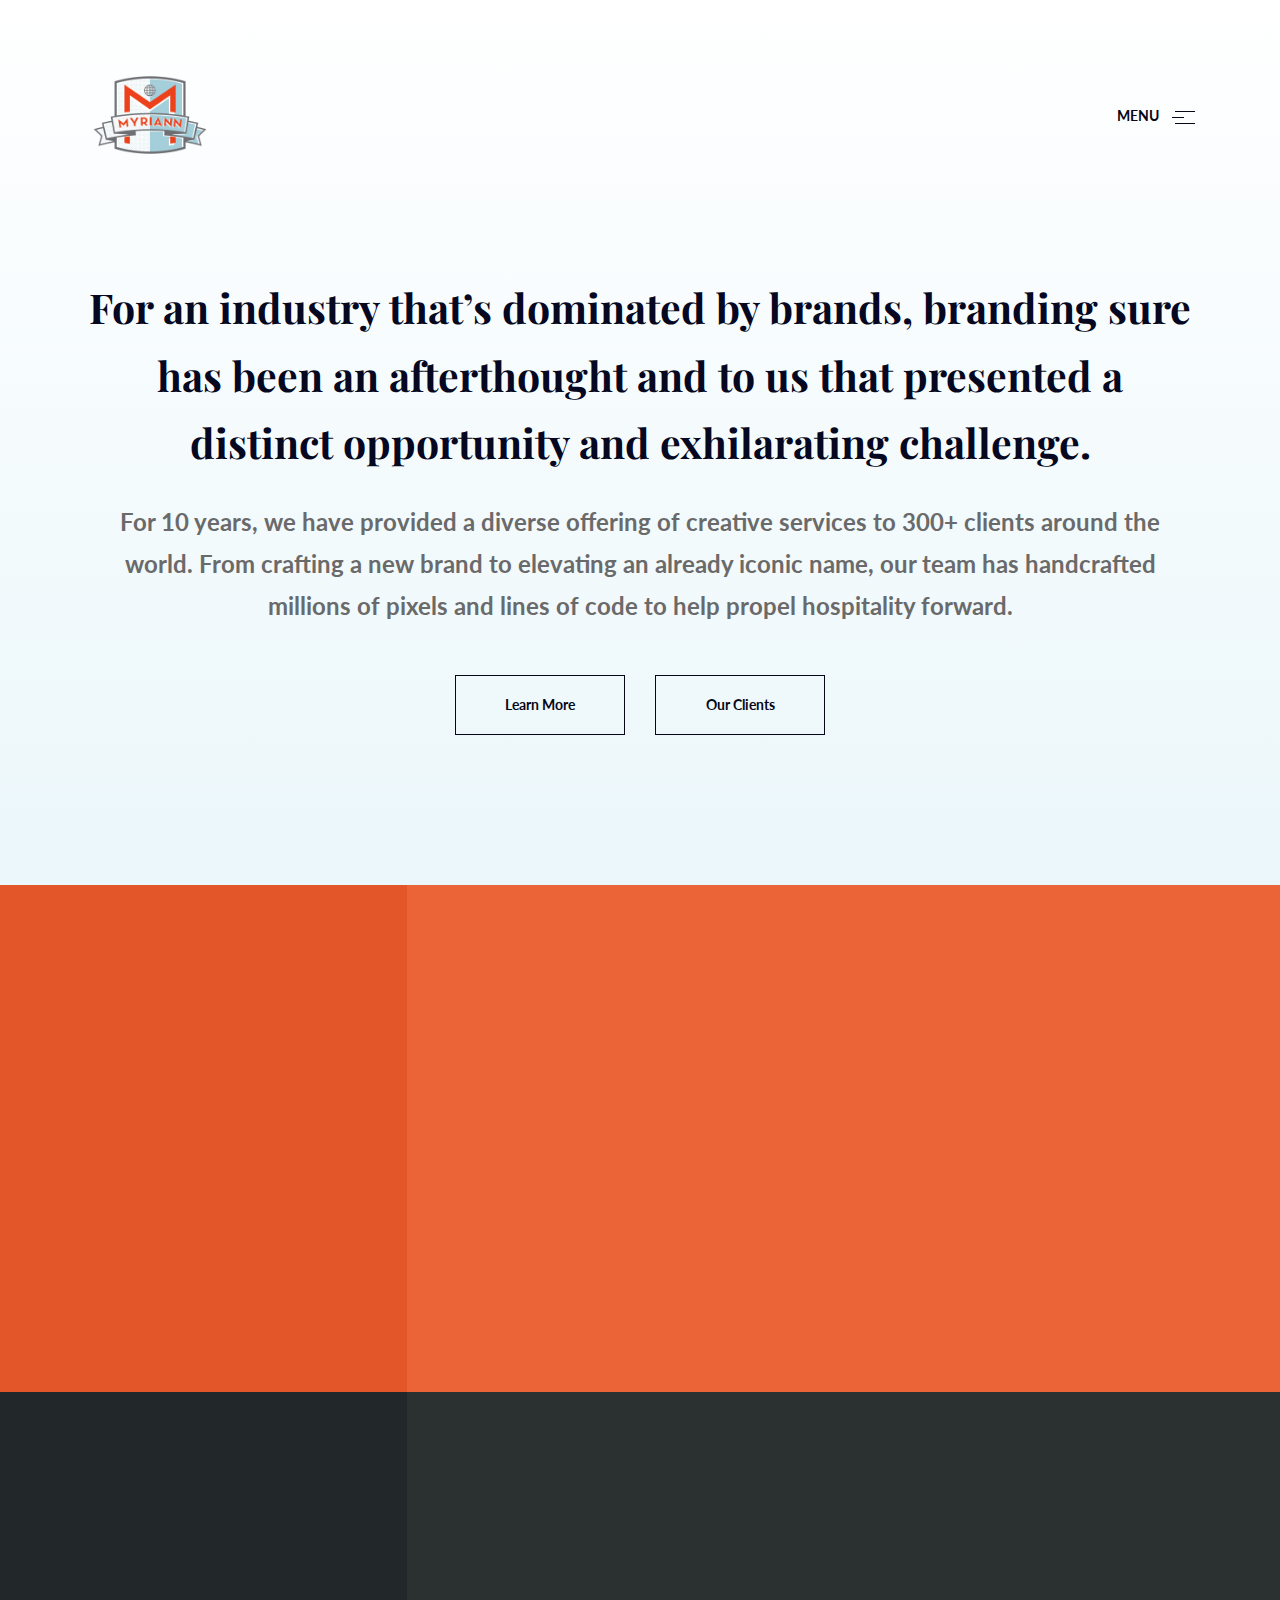
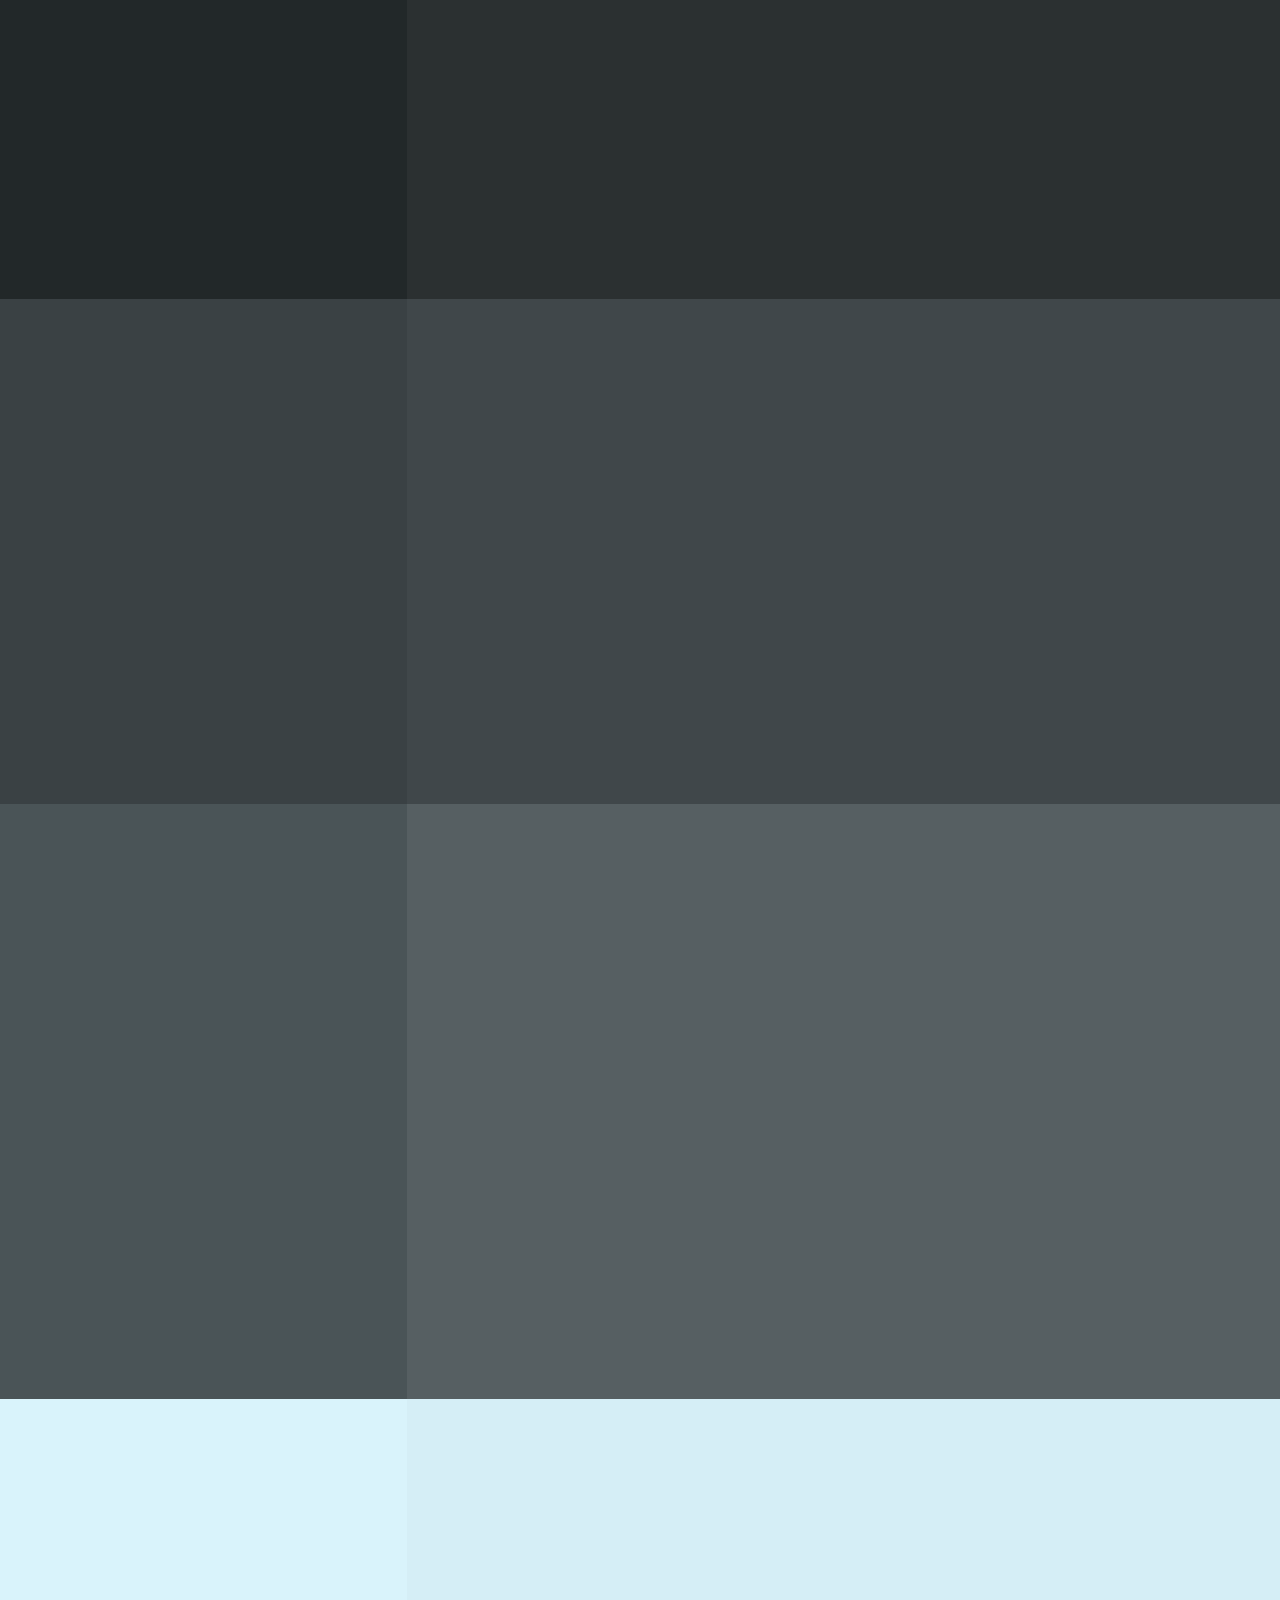
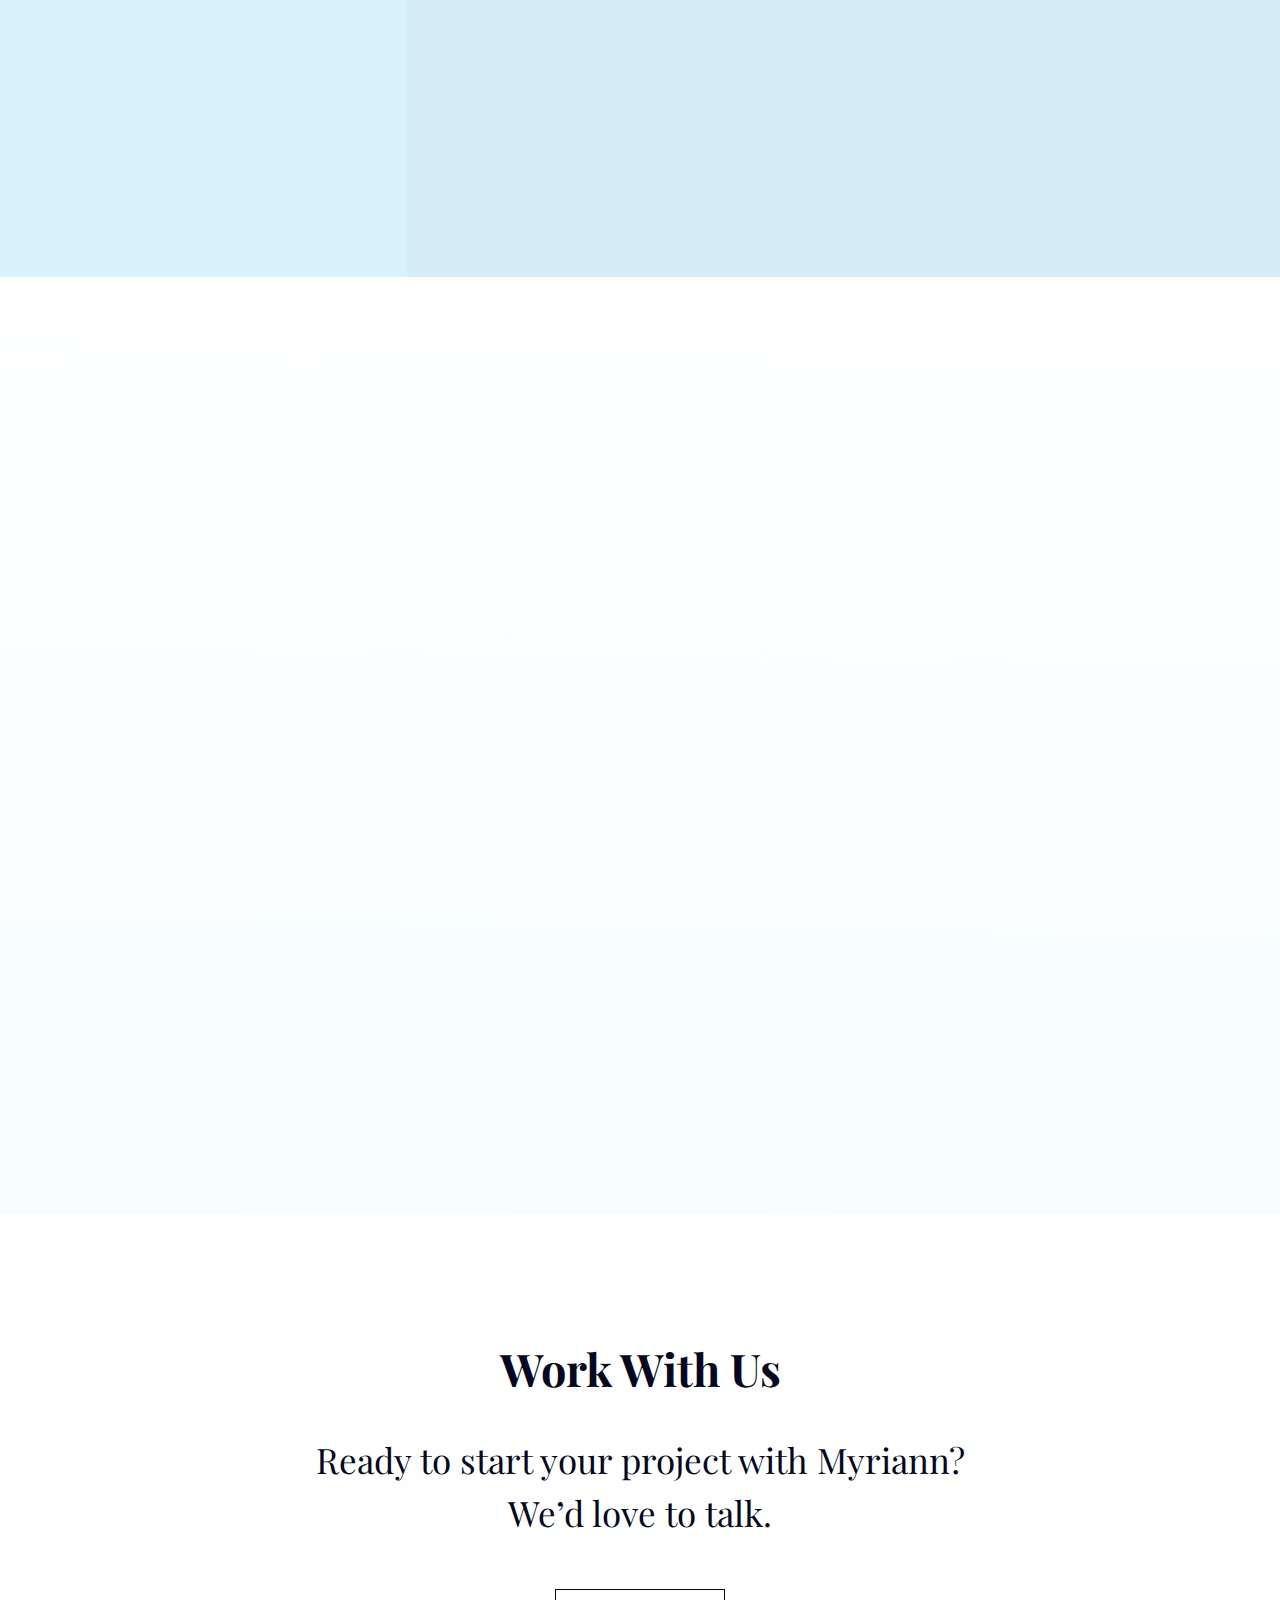
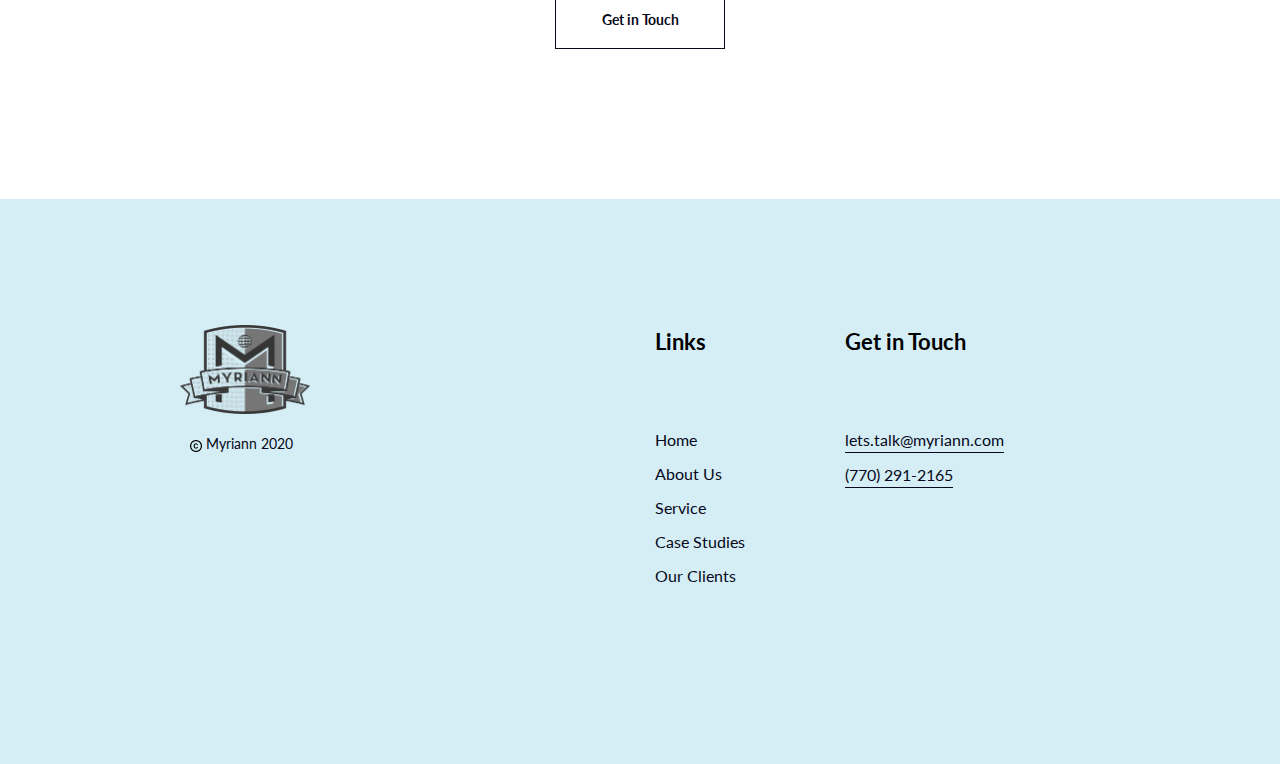
<file: about.html>
<!DOCTYPE html>
<html lang="en">

<head>
  <!--=== meta ===-->
  <meta charset="utf-8" />
  <meta http-equiv="X-UA-Compatible" content="IE=edge" />
  <meta name="viewport" content="width=device-width, initial-scale=1" />

  <title>myriann</title>

  <!--=== favicon ===-->
  <link rel="icon" href="images/favicon.ico" />
  <link rel="icon" type="image/png" sizes="32x32" href="images/favicon-32x32.png" />
  <link rel="icon" type="image/png" sizes="16x16" href="images/favicon-16x16.png" />

  <!--=== css fixed ===-->
  <link rel="stylesheet" href="css/bootstrap.min.css" />
  <!-- Bootstrap v4.4.1  -->
  <link rel="stylesheet" href="css/font-awesome.min.css" />
  <!-- Font Awesome V4.7.0 -->
  <link rel="stylesheet" href="https://unpkg.com/aos@next/dist/aos.css" />
  <!-- aos -->

  <!--=== custom css ===-->
  <link rel="stylesheet" href="css/style.css" />

  <!-- HTML5 shim and Respond.js for IE8 support of HTML5 elements and media queries -->
  <!-- WARNING: Respond.js doesn't work if you view the page via file:// -->
  <!--[if lt IE 9]>
      <script src="https://oss.maxcdn.com/html5shiv/3.7.2/html5shiv.min.js"></script>
      <script src="https://oss.maxcdn.com/respond/1.4.2/respond.min.js"></script>
    <![endif]-->
</head>

<body>
  <!--=== header ===-->
  <header class="about-header">
    <div class="container">
      <nav class="site-navigation">
        <div class="site-navigation-inner">
          <a href="index.html"><img src="images/logo.png" alt="img" class="logo" /></a>
          <div class="main-navigation">
            <div class="container">
              <div class="row">
                <div class="col-12 col-md-8 col-xs-12">
                  <ul class="main-navigation__ul">
                    <li class="nav-item" data-aos="fade-right" data-aos-delay="50" data-aos-duration="1000"
                      data-aos-offset="0" data-aos-mirror="true">
                      <a href="index.html">Home</a>
                    </li>
                    <li class="nav-item" data-aos="fade-right" data-aos-delay="120" data-aos-duration="1100"
                      data-aos-offset="0" data-aos-mirror="true">
                      <a href="about.html">About Us</a>
                    </li>
                    <li class="nav-item" data-aos="fade-right" data-aos-delay="140" data-aos-duration="1200"
                      data-aos-offset="0" data-aos-mirror="true">
                      <a href="service.html">Services</a>
                    </li>
                    <li class="nav-item" data-aos="fade-right" data-aos-delay="160" data-aos-duration="1300"
                      data-aos-offset="0" data-aos-mirror="true">
                      <a href="our-work.html">Our Works</a>
                    </li>
                    <li class="nav-item" data-aos="fade-right" data-aos-delay="180" data-aos-duration="1400"
                      data-aos-offset="0" data-aos-mirror="true">
                      <a href="case-studies.html">Case Studies</a>
                    </li>
                    <li class="nav-item" data-aos="fade-right" data-aos-delay="180" data-aos-duration="1500"
                      data-aos-offset="0" data-aos-mirror="true">
                      <a href="hospitality.html">Hospitality</a>
                    </li>
                    <li class="nav-item" data-aos="fade-right" data-aos-delay="220" data-aos-duration="1600"
                      data-aos-offset="0" data-aos-mirror="true">
                      <a href="our-clients.html">Our Clients</a>
                    </li>
                    <li class="nav-item" data-aos="fade-right" data-aos-delay="240" data-aos-duration="1700"
                      data-aos-offset="0" data-aos-mirror="true">
                      <a href="contact.html">Contact Us</a>
                    </li>
                  </ul>
                </div>
                <div class="col-12 col-md-4 col-xs-12 nav-right">
                  <h4 class="nav-item" data-aos="fade-left" data-aos-delay="50" data-aos-duration="1000"
                    data-aos-offset="0" data-aos-mirror="true">
                    Get in Touch
                  </h4>
                  <a href="mailto:lets.talk@myriann.com" class="link-text nav-item" data-aos="fade-left"
                    data-aos-delay="120" data-aos-duration="1100" data-aos-offset="0"
                    data-aos-mirror="true">lets.talk@myriann.com</a><br />
                  <a href="tel:7702912165" class="link-text nav-item" data-aos="fade-left" data-aos-delay="140"
                    data-aos-duration="1200" data-aos-offset="0" data-aos-mirror="true">(770) 291-2165</a>
                  <h4 class="nav-item" data-aos="fade-left" data-aos-delay="160" data-aos-duration="1300"
                    data-aos-offset="0" data-aos-mirror="true">
                    Follow Us
                  </h4>
                  <ul class="social-icon">
                    <li class="nav-item" data-aos="fade-left" data-aos-delay="180" data-aos-duration="1400"
                      data-aos-offset="0" data-aos-mirror="true">
                      <a href="#">Facebook</a>
                    </li>
                    <li class="nav-item" data-aos="fade-left" data-aos-delay="180" data-aos-duration="1500"
                      data-aos-offset="0" data-aos-mirror="true">
                      <a href="#">Instagram</a>
                    </li>
                    <li class="nav-item" data-aos="fade-left" data-aos-delay="220" data-aos-duration="1600"
                      data-aos-offset="0" data-aos-mirror="true">
                      <a href="#">Twitter</a>
                    </li>
                    <li class="nav-item" data-aos="fade-left" data-aos-delay="240" data-aos-duration="1700"
                      data-aos-offset="0" data-aos-mirror="true">
                      <a href="#">Linkedin</a>
                    </li>
                  </ul>
                </div>
              </div>
            </div>
          </div>
          <div id="myBtn" class="burger-container" onclick="myFunction(this)">
            <a class="menu">
              <span>MENU</span>
              <svg class="burger" width="23" height="13" viewBox="0 0 23 13" fill="none"
                xmlns="http://www.w3.org/700/svg">
                <rect x="3" width="20" height="1" fill="#060717" class="bar1" />
                <rect x="3" y="12" width="20" height="1" fill="#060717" class="bar2" />
                <rect y="6" width="12" height="1" fill="#060717" class="bar3" />
              </svg>
              <svg class="cross" width="20" height="20" viewBox="0 0 20 20" fill="none"
                xmlns="http://www.w3.org/700/svg">
                <path d="M1 1L19 19" stroke="black" stroke-width="2" />
                <path d="M1 19L19 1" stroke="black" stroke-width="2" />
              </svg>
            </a>
          </div>
        </div>
      </nav>
      <div class="about-h-conent">
        <h3 class="heading-3" data-aos="fade-up" data-aos-delay="0" data-aos-duration="1500" data-aos-once="true">
          For an industry that’s dominated by brands, branding sure has been
          an afterthought and to us that presented a distinct opportunity and
          exhilarating challenge.
        </h3>
        <h4 data-aos="fade-up" data-aos-delay="0" data-aos-duration="1500" data-aos-once="true">
          For 10 years, we have provided a diverse offering of creative
          services to 300+ clients around the world. From crafting a new brand
          to elevating an already iconic name, our team has handcrafted
          millions of pixels and lines of code to help propel hospitality
          forward.
        </h4>
        <div class="header-button mt-5">
          <span data-aos="fade-up" data-aos-offset="100" data-aos-delay="0" data-aos-duration="1500"
            data-aos-once="true"><a href="#" class="button-with-border">Learn More</a></span>
          <span data-aos="fade-up" data-aos-delay="0" data-aos-duration="1500" data-aos-once="true"><a
              class="button-with-border" href="our-clients.html">Our Clients</a></span>
        </div>
      </div>
    </div>
  </header>
  <!--=== Commandments ===-->
  <section class="commandments sc" id="commandments">
    <div class="c-sec execution">
      <div class="c-sec-left">
        <h4 class="heading-4" data-aos="fade-up" data-aos-delay="50" data-aos-duration="1000" data-aos-once="true">
          <span>Execution</span><br />
          Get it Done
        </h4>
      </div>
      <div class="c-sec-right eq-height">
        <div class="execution-single" data-aos="fade-up2" data-aos-duration="1000" data-aos-easing="ease"
          data-aos-delay="50" data-aos-once="true">
          <img src="images/line.png" alt="img" />
          <h6>Define Goals and Set Expectations</h6>
          <p class="p-text">Chart your course. Set sail.</p>
        </div>
        <div class="execution-single" data-aos="fade-up2" data-aos-duration="1000" data-aos-easing="ease"
          data-aos-delay="50" data-aos-once="true">
          <img src="images/line.png" alt="img" />
          <h6>Do Your Job</h6>
          <p class="p-text">Understand your role and fulfill it each day.</p>
        </div>
        <div class="execution-single" data-aos="fade-up2" data-aos-duration="1000" data-aos-easing="ease"
          data-aos-delay="50" data-aos-once="true">
          <img src="images/line.png" alt="img" />
          <h6>Go the Extra Mile</h6>
          <p class="p-text">Exceed all expectations.</p>
        </div>
        <div class="execution-single" data-aos="fade-up2" data-aos-duration="1000" data-aos-easing="ease"
          data-aos-delay="50" data-aos-once="true">
          <img src="images/line.png" alt="img" />
          <h6>Recruite Elite Talent</h6>
          <p class="p-text">You’re only as good as your weakest link.</p>
        </div>
        <div class="execution-single" data-aos="fade-up2" data-aos-duration="1000" data-aos-easing="ease"
          data-aos-delay="50" data-aos-once="true">
          <img src="images/line.png" alt="img" />
          <h6>Talk Less, Do More</h6>
          <p class="p-text">
            Talk is cheap. In the end, only the result matters.
          </p>
        </div>
      </div>
    </div>
    <div class="c-sec freedom">
      <div class="c-sec-left">
        <h4 class="heading-4" data-aos="fade-up" data-aos-delay="50" data-aos-duration="1000" data-aos-once="true">
          <span>Freedom</span><br />
          Slay Constraints
        </h4>
      </div>
      <div class="c-sec-right eq-height">
        <div class="execution-single" data-aos="fade-up2" data-aos-duration="1000" data-aos-easing="ease"
          data-aos-delay="50" data-aos-once="true">
          <img src="images/line.png" alt="img" />
          <h6>Implement New Technology</h6>
          <p class="p-text p-r-60">There’s always better, faster, easier.</p>
        </div>
        <div class="execution-single" data-aos="fade-up2" data-aos-duration="1000" data-aos-easing="ease"
          data-aos-delay="50" data-aos-once="true">
          <img src="images/line.png" alt="img" />
          <h6>Welcome Change</h6>
          <p class="p-text">
            Change is inevitable. Let it carry you forward.
          </p>
        </div>
        <div class="execution-single" data-aos="fade-up2" data-aos-duration="1000" data-aos-easing="ease"
          data-aos-delay="50" data-aos-once="true">
          <img src="images/line.png" alt="img" />
          <h6>Uncover Opportunities</h6>
          <p class="p-text p-r-45">
            Opportunities are challenges in disguise.
          </p>
        </div>
        <div class="execution-single" data-aos="fade-up2" data-aos-duration="1000" data-aos-easing="ease"
          data-aos-delay="50" data-aos-once="true">
          <img src="images/line.png" alt="img" />
          <h6>Embrace Obstacles</h6>
          <p class="p-text p-r-60">
            Each struggle presents a unique opportunity.
          </p>
        </div>
        <div class="execution-single" data-aos="fade-up2" data-aos-duration="1000" data-aos-easing="ease"
          data-aos-delay="50" data-aos-once="true">
          <img src="images/line.png" alt="img" />
          <h6>Compete</h6>
          <p class="p-text">Competition makes us all better.</p>
        </div>
      </div>
    </div>
    <div class="c-sec innovation">
      <div class="c-sec-left">
        <h4 class="heading-4" data-aos="fade-up" data-aos-delay="50" data-aos-duration="1000" data-aos-once="true">
          <span>Innovation</span> <br />
          Remain in Motion
        </h4>
      </div>
      <div class="c-sec-right eq-height">
        <div class="execution-single" data-aos="fade-up2" data-aos-duration="1000" data-aos-easing="ease"
          data-aos-delay="50" data-aos-once="true">
          <img src="images/line.png" alt="img" />
          <h6>Exercise Your Power</h6>
          <p class="p-text">
            Use power to mold, create, and ultimately, change.
          </p>
        </div>
        <div class="execution-single" data-aos="fade-up2" data-aos-duration="1000" data-aos-easing="ease"
          data-aos-delay="50" data-aos-once="true">
          <img src="images/line.png" alt="img" />
          <h6>Be Bold</h6>
          <p class="p-text">Dare to be different. Take risks.</p>
        </div>
        <div class="execution-single" data-aos="fade-up2" data-aos-duration="1000" data-aos-easing="ease"
          data-aos-delay="50" data-aos-once="true">
          <img src="images/line.png" alt="img" />
          <h6>Be a Visionary</h6>
          <p class="p-text">
            Don’t accept what it is. Realize it what it can be.
          </p>
        </div>
        <div class="execution-single" data-aos="fade-up2" data-aos-duration="1000" data-aos-easing="ease"
          data-aos-delay="50" data-aos-once="true">
          <img src="images/line.png" alt="img" />
          <h6>Stay True</h6>
          <p class="p-text p-r-45">Never lose sight of how you got here.</p>
        </div>
        <div class="execution-single" data-aos="fade-up2" data-aos-duration="1000" data-aos-easing="ease"
          data-aos-delay="50" data-aos-once="true">
          <img src="images/line.png" alt="img" />
          <h6>Navigate Freely</h6>
          <p class="p-text">Gather a crew and sail towards the unknown.</p>
        </div>
      </div>
    </div>
    <div class="c-sec growth">
      <div class="c-sec-left">
        <h4 class="heading-4" data-aos="fade-up" data-aos-delay="50" data-aos-duration="1000" data-aos-once="true">
          <span>Growth</span> <br />
          Sharpen Your <br />
          Sword
        </h4>
      </div>
      <div class="c-sec-right eq-height">
        <div class="execution-single" data-aos="fade-up2" data-aos-duration="1000" data-aos-easing="ease"
          data-aos-delay="50" data-aos-once="true">
          <img src="images/line.png" alt="img" />
          <h6>Avoid Complacency</h6>
          <p class="p-text p-r-60">If you’re not growing, you’re dying.</p>
        </div>
        <div class="execution-single" data-aos="fade-up2" data-aos-duration="1000" data-aos-easing="ease"
          data-aos-delay="50" data-aos-once="true">
          <img src="images/line.png" alt="img" />
          <h6 class="p-r-60">Seek Knowledge And Insight</h6>
          <p class="p-text">The more you know, the better you’re prepared.</p>
        </div>
        <div class="execution-single" data-aos="fade-up2" data-aos-duration="1000" data-aos-easing="ease"
          data-aos-delay="50" data-aos-once="true">
          <img src="images/line.png" alt="img" />
          <h6>Be Wary Of Your Surroundings</h6>
          <p class="p-text p-r-60">Adaptation is fundamental to survival.</p>
        </div>
        <div class="execution-single" data-aos="fade-up2" data-aos-duration="1000" data-aos-easing="ease"
          data-aos-delay="50" data-aos-once="true">
          <img src="images/line.png" alt="img" />
          <h6>Stay Hungry</h6>
          <p class="p-text p-r-45">Seek new challenges and set new goals.</p>
        </div>
        <div class="execution-single" data-aos="fade-up2" data-aos-duration="1000" data-aos-easing="ease"
          data-aos-delay="50" data-aos-once="true">
          <img src="images/line.png" alt="img" />
          <h6 class="p-r-45">Continue Mastering Your Craft</h6>
          <p class="p-text">No matter how good you are, you can be better.</p>
        </div>
      </div>
    </div>
    <div class="c-sec synergy">
      <div class="c-sec-left">
        <h4 class="heading-4" data-aos="fade-up" data-aos-delay="50" data-aos-duration="1000" data-aos-once="true">
          <span>Synergy</span> <br />
          Think Big Picture
        </h4>
      </div>
      <div class="c-sec-right eq-height">
        <div class="execution-single" data-aos="fade-up2" data-aos-duration="1000" data-aos-easing="ease"
          data-aos-delay="50" data-aos-once="true">
          <img src="images/line-b.png" alt="img" />
          <h6>Give Back</h6>
          <p class="p-text">Empower others with your resources.</p>
        </div>
        <div class="execution-single" data-aos="fade-up2" data-aos-duration="1000" data-aos-easing="ease"
          data-aos-delay="50" data-aos-once="true">
          <img src="images/line-b.png" alt="img" />
          <h6>Consider Others</h6>
          <p class="p-text">Your actions affect many people.</p>
        </div>
        <div class="execution-single" data-aos="fade-up2" data-aos-duration="1000" data-aos-easing="ease"
          data-aos-delay="50" data-aos-once="true">
          <img src="images/line-b.png" alt="img" />
          <h6>Demand The Best</h6>
          <p class="p-text p-r-45">Better quality creates a better world.</p>
        </div>
        <div class="execution-single" data-aos="fade-up2" data-aos-duration="1000" data-aos-easing="ease"
          data-aos-delay="50" data-aos-once="true">
          <img src="images/line-b.png" alt="img" />
          <h6>Think Big, Act Small</h6>
          <p class="p-text">A little goodwill goes a long way.</p>
        </div>
        <div class="execution-single" data-aos="fade-up2" data-aos-duration="1000" data-aos-easing="ease"
          data-aos-delay="50" data-aos-once="true">
          <img src="images/line-b.png" alt="img" />
          <h6>Be Ethical</h6>
          <p class="p-text">Do what’s right the first time.</p>
        </div>
      </div>
    </div>
  </section>
  <!--=== Our Team===-->
  <section class="our-team sc" id="team">
    <div class="container">
      <h3 class="heading-3 text-center" data-aos="fade-up" data-aos-delay="50" data-aos-duration="1000"
        data-aos-once="true">
        Our Team
      </h3>
      <div class="row">
        <div class="col-12 col-md-4 col-lg-3 offset-lg-1">
          <div class="team-member" data-aos="fade-up" data-aos-duration="1000" data-aos-easing="ease"
            data-aos-delay="50" data-aos-once="true">
            <h4 class="heading-4">Anand Patel</h4>
            <p class="p-text">Founder & Creative Director</p>
          </div>
        </div>
        <div class="col-12 col-md-4 col-lg-3 offset-lg-1">
          <div class="team-member" data-aos="fade-up" data-aos-duration="1000" data-aos-easing="ease"
            data-aos-delay="50" data-aos-once="true">
            <h4 class="heading-4">Neha Patel</h4>
            <p class="p-text">Partner & Head of Design</p>
          </div>
        </div>
        <div class="col-12 col-md-4 col-lg-3 offset-lg-1">
          <div class="team-member" data-aos="fade-up" data-aos-duration="1000" data-aos-easing="ease"
            data-aos-delay="50" data-aos-once="true">
            <h4 class="heading-4">Justin Patel</h4>
            <p class="p-text">Lead Developer</p>
          </div>
        </div>
        <div class="col-12 col-md-4 col-lg-3 offset-lg-1">
          <div class="team-member" data-aos="fade-up" data-aos-duration="1000" data-aos-easing="ease"
            data-aos-delay="50" data-aos-once="true">
            <h4 class="heading-4">Jen Pair</h4>
            <p class="p-text">Photographer</p>
          </div>
        </div>
        <div class="col-12 col-md-4 col-lg-3 offset-lg-1">
          <div class="team-member" data-aos="fade-up" data-aos-duration="1000" data-aos-easing="ease"
            data-aos-delay="50" data-aos-once="true">
            <h4 class="heading-4">Viraj Shah</h4>
            <p class="p-text">IOS App Developer</p>
          </div>
        </div>
        <div class="col-12 col-md-4 col-lg-3 offset-lg-1">
          <div class="team-member" data-aos="fade-up" data-aos-duration="1000" data-aos-easing="ease"
            data-aos-delay="50" data-aos-once="true">
            <h4 class="heading-4">Soloman Arnett</h4>
            <p class="p-text">Android App Developer</p>
          </div>
        </div>
        <div class="col-12 col-md-4 col-lg-3 offset-lg-1">
          <div class="team-member" data-aos="fade-up" data-aos-duration="1000" data-aos-easing="ease"
            data-aos-delay="50" data-aos-once="true">
            <h4 class="heading-4">Jen Pair</h4>
            <p class="p-text">Photographer</p>
          </div>
        </div>
      </div>
    </div>
  </section>
  <!--=== Work With Us ===-->
  <section class="work-with-us text-center sc">
    <div class="container">
      <div class="row">
        <div class="col-12 col-md-12 col-lg-10 offset-lg-1 col-xl-8 offset-xl-2">
          <h3 class="heading-3">Work With Us</h3>
          <h4 class="heading-4">
            Ready to start your project with Myriann? <br />
            We’d love to talk.
          </h4>
          <div>
            <a href="contact.html" class="button-with-border m-auto">Get in Touch</a>
          </div>
        </div>
      </div>
    </div>
  </section>
  <!--=== footer ===-->
  <footer class="text-xs-center sc">
    <div class="container">
      <div class="row">
        <div class="col-12 col-md-5 col-lg-5 offset-lg-1">
          <a href="index.html"><img class="footer-logo" src="images/footer-logo.png" alt="img" /></a>
          <p class="copywrite">
            <img src="images/vector.png" alt="img" /> Myriann 2020
          </p>
        </div>
        <div class="col-12 col-sm-2 col-md-2">
          <h5 class="heading-5">Links</h5>
          <ul>
            <li><a href="index.html" class="link-text">Home</a></li>
            <li><a href="about.html" class="link-text">About Us</a></li>
            <li><a href="service.html" class="link-text">Service</a></li>
            <li>
              <a href="case-studies.html" class="link-text">Case Studies</a>
            </li>
            <li>
              <a href="our-clients.html" class="link-text">Our Clients</a>
            </li>
          </ul>
        </div>
        <div class="col-md-5 col-lg-4">
          <h5 class="heading-5">Get in Touch</h5>
          <a href="mailto:lets.talk@myriann.com" class="link-text">lets.talk@myriann.com</a><br />
          <a href="tel:7702912165" class="link-text">(770) 291-2165</a>
          <ul class="social-icon d-flex">
            <li class="d-flex justify-content-center align-items-center" data-aos="fade-up2"
              data-aos-anchor-placement="top-bottom" data-aos-delay="300" data-aos-duration="1000" data-aos-offset="0"
              data-aos-once="true">
              <a href="#">
                <svg class="fb" width="11" height="20" viewBox="0 0 11 20" fill="none"
                  xmlns="http://www.w3.org/700/svg">
                  <path
                    d="M11 0H8C6.67392 0 5.40215 0.526784 4.46447 1.46447C3.52678 2.40215 3 3.67392 3 5V8H0V12H3V20H7V12H10L11 8H7V5C7 4.73478 7.10536 4.48043 7.29289 4.29289C7.48043 4.10536 7.73478 4 8 4H11V0Z" />
                </svg>
              </a>
            </li>
            <li class="d-flex justify-content-center align-items-center" data-aos="fade-up2"
              data-aos-anchor-placement="top-bottom" data-aos-delay="300" data-aos-duration="1200" data-aos-offset="0"
              data-aos-once="true">
              <a href="#">
                <svg width="22" height="22" viewBox="0 0 22 22" fill="none" xmlns="http://www.w3.org/700/svg">
                  <path
                    d="M16 1H6C3.23858 1 1 3.23858 1 6V16C1 18.7614 3.23858 21 6 21H16C18.7614 21 21 18.7614 21 16V6C21 3.23858 18.7614 1 16 1Z"
                    stroke-width="2" stroke-linecap="round" stroke-linejoin="round" />
                  <path
                    d="M14.9997 10.3703C15.1231 11.2025 14.981 12.0525 14.5935 12.7993C14.206 13.5461 13.5929 14.1517 12.8413 14.53C12.0898 14.9082 11.2382 15.0399 10.4075 14.9062C9.57683 14.7726 8.80947 14.3804 8.21455 13.7855C7.61962 13.1905 7.22744 12.4232 7.09377 11.5925C6.96011 10.7619 7.09177 9.9102 7.47003 9.15868C7.84829 8.40716 8.45389 7.79404 9.20069 7.40654C9.94749 7.01904 10.7975 6.87689 11.6297 7.0003C12.4786 7.12619 13.2646 7.52176 13.8714 8.12861C14.4782 8.73545 14.8738 9.52138 14.9997 10.3703Z"
                    stroke-width="2" stroke-linecap="round" stroke-linejoin="round" />
                  <path
                    d="M16.0108 4.14668C15.98 3.93862 16.0155 3.72613 16.1124 3.53943C16.2093 3.35273 16.3625 3.20133 16.5504 3.10677C16.7383 3.0122 16.9512 2.97929 17.1589 3.0127C17.3665 3.04612 17.5584 3.14416 17.7071 3.29289C17.8558 3.44162 17.9539 3.63347 17.9873 3.84113C18.0207 4.0488 17.9878 4.26171 17.8932 4.44959C17.7987 4.63747 17.6473 4.79075 17.4606 4.88762C17.2739 4.9845 17.0614 5.02004 16.8533 4.98918C16.6411 4.95771 16.4446 4.85882 16.2929 4.70711C16.1412 4.5554 16.0423 4.35891 16.0108 4.14668Z" />
                </svg>
              </a>
            </li>
            <li class="d-flex justify-content-center align-items-center" data-aos="fade-up2"
              data-aos-anchor-placement="top-bottom" data-aos-delay="300" data-aos-duration="1400" data-aos-offset="0"
              data-aos-once="true">
              <a href="#">
                <svg width="24" height="20" viewBox="0 0 24 20" fill="none" xmlns="http://www.w3.org/700/svg">
                  <path
                    d="M23 1.01006C22.0424 1.68553 20.9821 2.20217 19.86 2.54006C19.2577 1.84757 18.4573 1.35675 17.567 1.13398C16.6767 0.911216 15.7395 0.967251 14.8821 1.29451C14.0247 1.62177 13.2884 2.20446 12.773 2.96377C12.2575 3.72309 11.9877 4.62239 12 5.54006V6.54006C10.2426 6.58562 8.50127 6.19587 6.93101 5.4055C5.36074 4.61513 4.01032 3.44869 3 2.01006C3 2.01006 -1 11.0101 8 15.0101C5.94053 16.408 3.48716 17.109 1 17.0101C10 22.0101 21 17.0101 21 5.51006C20.9991 5.23151 20.9723 4.95365 20.92 4.68006C21.9406 3.67355 22.6608 2.40277 23 1.01006V1.01006Z"
                    stroke-width="2" stroke-linecap="round" stroke-linejoin="round" />
                </svg>
              </a>
            </li>
            <li class="d-flex justify-content-center align-items-center" data-aos="fade-up2"
              data-aos-anchor-placement="top-bottom" data-aos-delay="300" data-aos-duration="1600" data-aos-offset="0"
              data-aos-once="true">
              <a href="#">
                <svg width="22" height="21" viewBox="0 0 22 21" fill="none" xmlns="http://www.w3.org/700/svg">
                  <path
                    d="M15 7C16.5913 7 18.1174 7.63214 19.2426 8.75736C20.3679 9.88258 21 11.4087 21 13V20H17V13C17 12.4696 16.7893 11.9609 16.4142 11.5858C16.0391 11.2107 15.5304 11 15 11C14.4696 11 13.9609 11.2107 13.5858 11.5858C13.2107 11.9609 13 12.4696 13 13V20H9V13C9 11.4087 9.63214 9.88258 10.7574 8.75736C11.8826 7.63214 13.4087 7 15 7V7Z"
                    stroke="#050820" stroke-width="2" stroke-linecap="round" stroke-linejoin="round" />
                  <path d="M5 8H1V20H5V8Z" stroke="#050820" stroke-width="2" stroke-linecap="round"
                    stroke-linejoin="round" />
                  <path
                    d="M3 5C4.10457 5 5 4.10457 5 3C5 1.89543 4.10457 1 3 1C1.89543 1 1 1.89543 1 3C1 4.10457 1.89543 5 3 5Z"
                    stroke-width="2" stroke-linecap="round" stroke-linejoin="round" />
                </svg>
              </a>
            </li>
          </ul>
        </div>
      </div>
    </div>
  </footer>
  <!--=== fixed js ===-->
  <script src="js/jquery.min.js"></script>
  <!-- jQuery v3.4.1 -->
  <script type="text/javascript" src="js/bootstrap.min.js"></script>
  <!-- Bootstrap v4.4.1  -->
  <script src="https://unpkg.com/aos@next/dist/aos.js"></script>
  <!-- aos -->
  <script>
    AOS.init();
  </script>

  <!--=== custom js ===-->
  <script type="text/javascript" src="js/custom.js"></script>
</body>

</html>
</file>
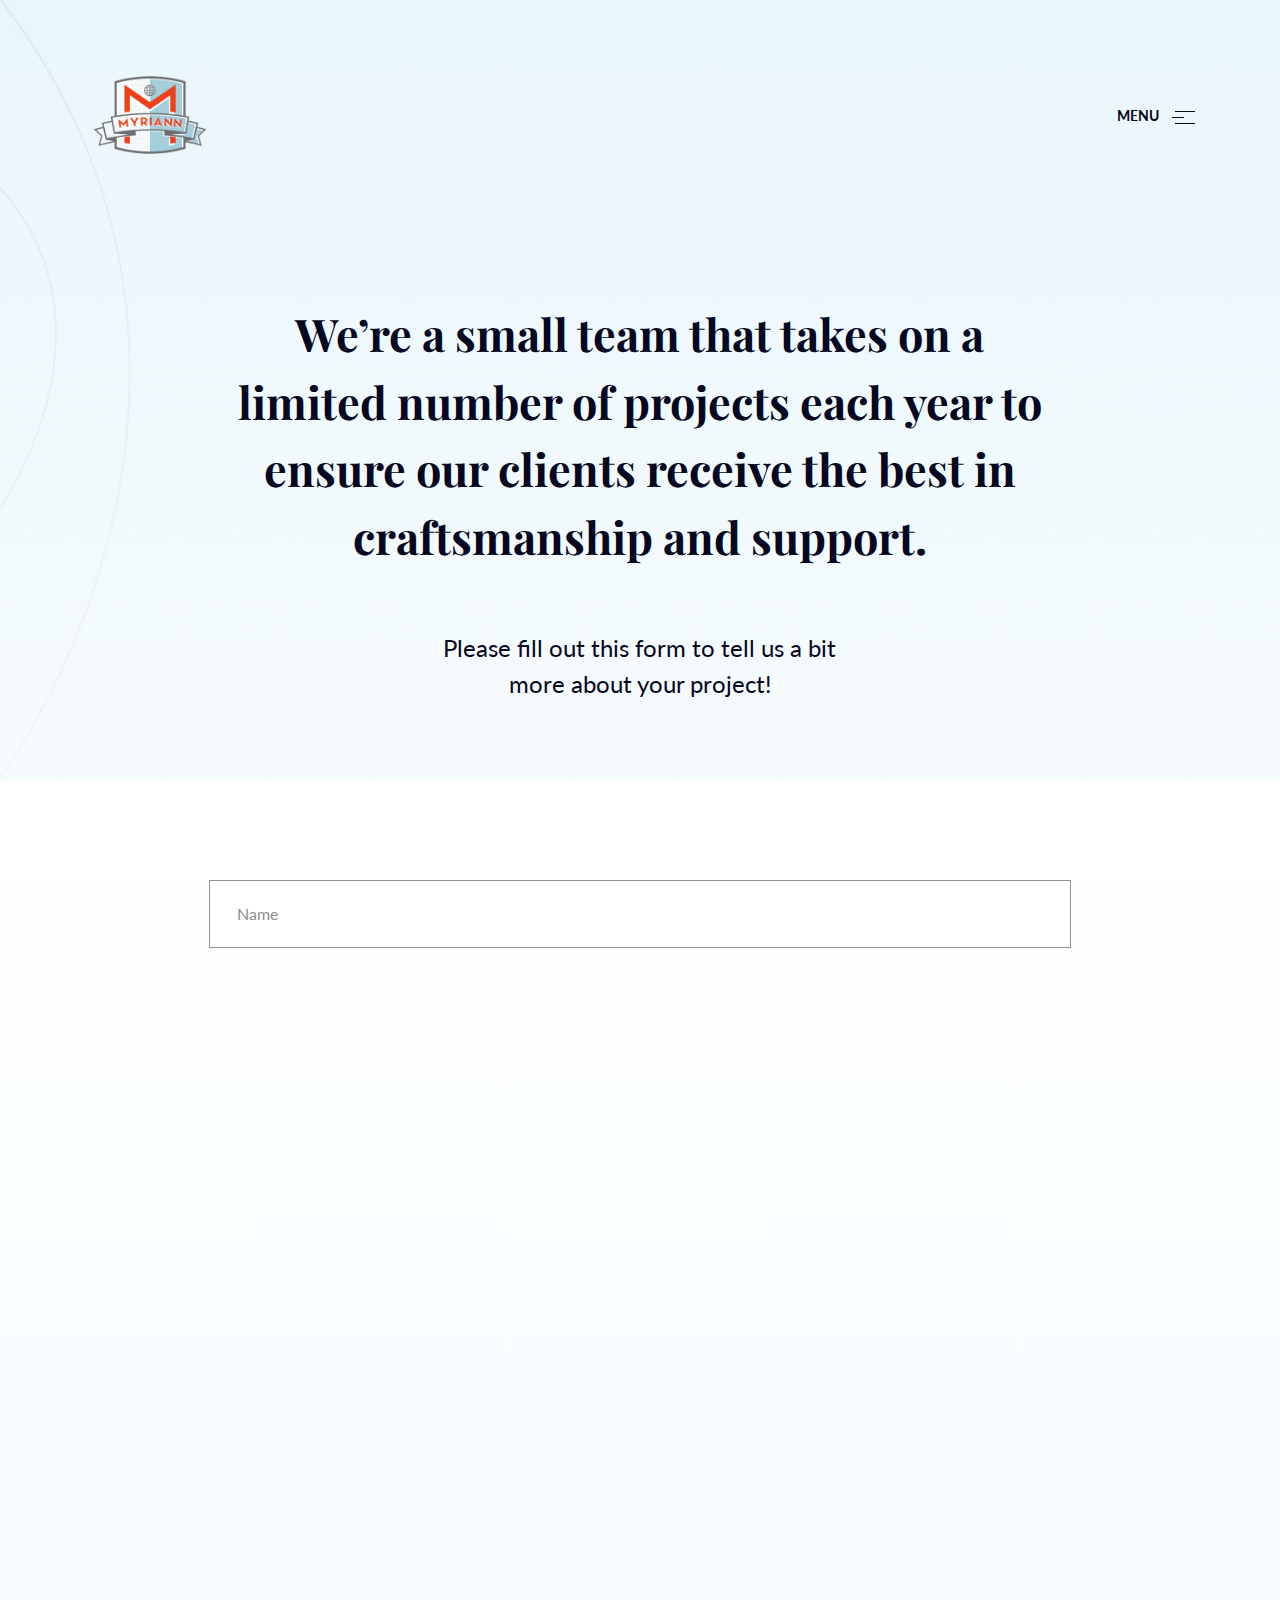
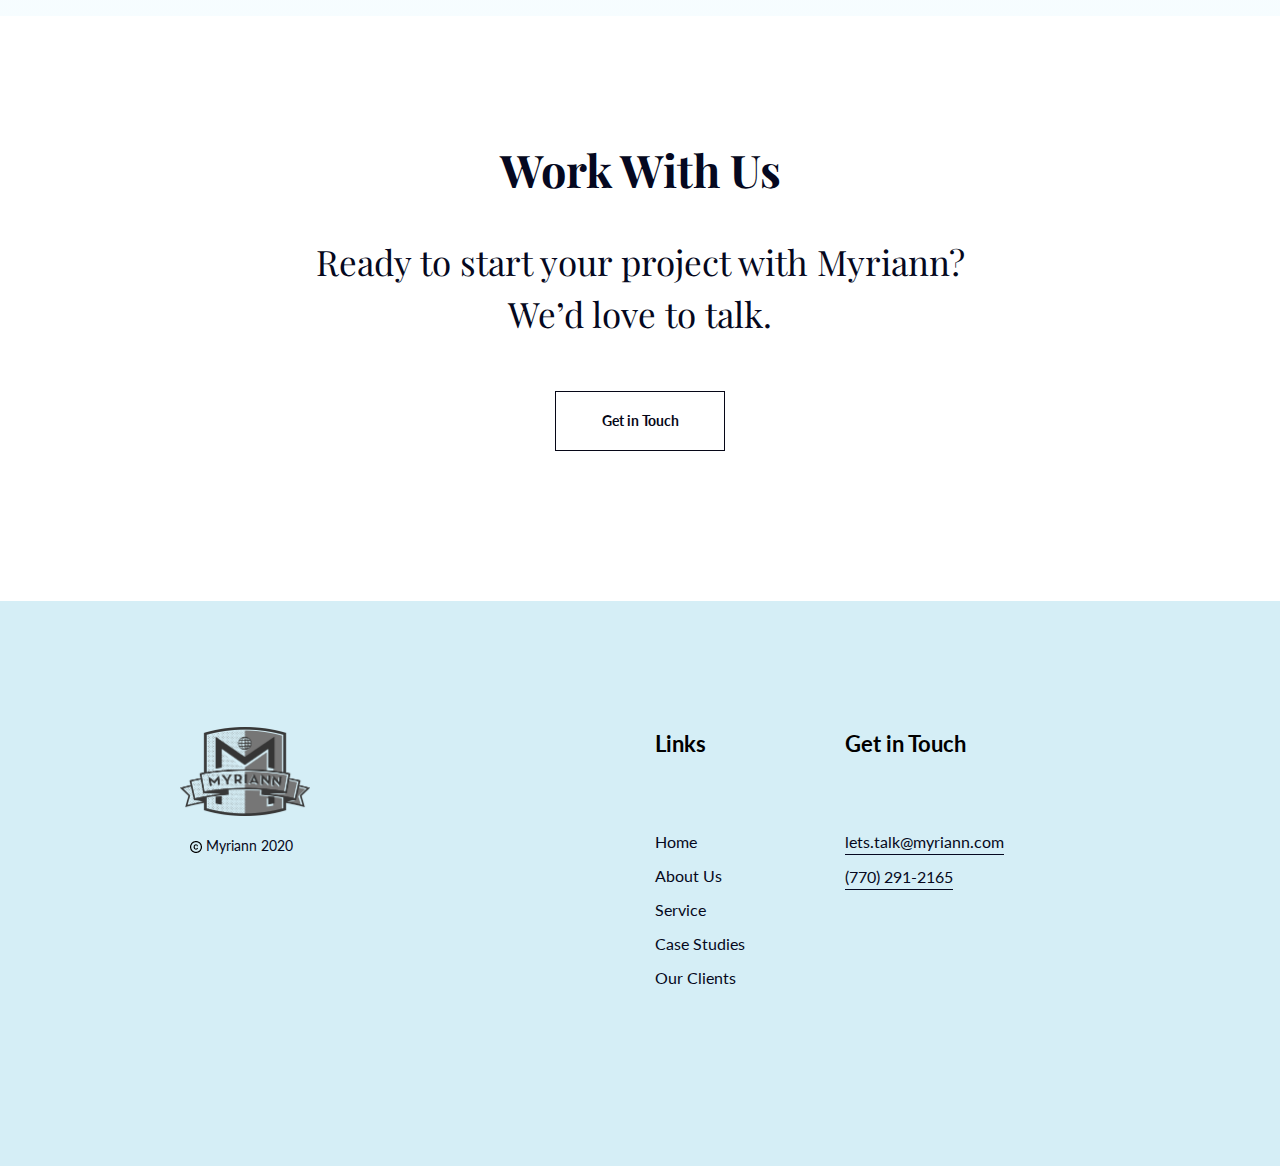
<file: contact.html>
<!DOCTYPE html>
<html lang="en">

<head>
  <!--=== meta ===-->
  <meta charset="utf-8" />
  <meta http-equiv="X-UA-Compatible" content="IE=edge" />
  <meta name="viewport" content="width=device-width, initial-scale=1" />

  <title>myriann</title>

  <!--=== favicon ===-->
  <link rel="icon" href="images/favicon.ico" />
  <link rel="icon" type="image/png" sizes="32x32" href="images/favicon-32x32.png" />
  <link rel="icon" type="image/png" sizes="16x16" href="images/favicon-16x16.png" />

  <!--=== css fixed ===-->
  <link rel="stylesheet" href="css/bootstrap.min.css" />
  <!-- Bootstrap v4.4.1  -->
  <link rel="stylesheet" href="css/font-awesome.min.css" />
  <!-- Font Awesome V4.7.0 -->
  <link rel="stylesheet" href="https://unpkg.com/aos@next/dist/aos.css" />
  <!-- aos -->

  <!--=== custom css ===-->
  <link rel="stylesheet" href="css/style.css" />

  <!-- HTML5 shim and Respond.js for IE8 support of HTML5 elements and media queries -->
  <!-- WARNING: Respond.js doesn't work if you view the page via file:// -->
  <!--[if lt IE 9]>
      <script src="https://oss.maxcdn.com/html5shiv/3.7.2/html5shiv.min.js"></script>
      <script src="https://oss.maxcdn.com/respond/1.4.2/respond.min.js"></script>
    <![endif]-->
</head>

<body>
  <!--=== header ===-->
  <div class="fiz-background">
    <img src="./images/bg-img-compressor.jpg" alt="" />
  </div>

  <header class="contact-header">
    <div class="container">
      <nav class="site-navigation">
        <div class="site-navigation-inner">
          <a href="index.html"><img src="images/logo.png" alt="img" class="logo" /></a>
          <div class="main-navigation">
            <div class="container">
              <div class="row">
                <div class="col-12 col-md-8 col-xs-12">
                  <ul class="main-navigation__ul">
                    <li class="nav-item" data-aos="fade-right" data-aos-delay="50" data-aos-duration="1000"
                      data-aos-offset="0" data-aos-mirror="true">
                      <a href="index.html">Home</a>
                    </li>
                    <li class="nav-item" data-aos="fade-right" data-aos-delay="120" data-aos-duration="1100"
                      data-aos-offset="0" data-aos-mirror="true">
                      <a href="about.html">About Us</a>
                    </li>
                    <li class="nav-item" data-aos="fade-right" data-aos-delay="140" data-aos-duration="1200"
                      data-aos-offset="0" data-aos-mirror="true">
                      <a href="service.html">Services</a>
                    </li>
                    <li class="nav-item" data-aos="fade-right" data-aos-delay="160" data-aos-duration="1300"
                      data-aos-offset="0" data-aos-mirror="true">
                      <a href="our-work.html">Our Works</a>
                    </li>
                    <li class="nav-item" data-aos="fade-right" data-aos-delay="180" data-aos-duration="1400"
                      data-aos-offset="0" data-aos-mirror="true">
                      <a href="case-studies.html">Case Studies</a>
                    </li>
                    <li class="nav-item" data-aos="fade-right" data-aos-delay="180" data-aos-duration="1500"
                      data-aos-offset="0" data-aos-mirror="true">
                      <a href="hospitality.html">Hospitality</a>
                    </li>
                    <li class="nav-item" data-aos="fade-right" data-aos-delay="220" data-aos-duration="1600"
                      data-aos-offset="0" data-aos-mirror="true">
                      <a href="our-clients.html">Our Clients</a>
                    </li>
                    <li class="nav-item" data-aos="fade-right" data-aos-delay="240" data-aos-duration="1700"
                      data-aos-offset="0" data-aos-mirror="true">
                      <a href="contact.html">Contact Us</a>
                    </li>
                  </ul>
                </div>
                <div class="col-12 col-md-4 col-xs-12 nav-right">
                  <h4 class="nav-item" data-aos="fade-left" data-aos-delay="50" data-aos-duration="1000"
                    data-aos-offset="0" data-aos-mirror="true">
                    Get in Touch
                  </h4>
                  <a href="mailto:lets.talk@myriann.com" class="link-text nav-item" data-aos="fade-left"
                    data-aos-delay="120" data-aos-duration="1100" data-aos-offset="0"
                    data-aos-mirror="true">lets.talk@myriann.com</a><br />
                  <a href="tel:7702912165" class="link-text nav-item" data-aos="fade-left" data-aos-delay="140"
                    data-aos-duration="1200" data-aos-offset="0" data-aos-mirror="true">(770) 291-2165</a>
                  <h4 class="nav-item" data-aos="fade-left" data-aos-delay="160" data-aos-duration="1300"
                    data-aos-offset="0" data-aos-mirror="true">
                    Follow Us
                  </h4>
                  <ul class="social-icon">
                    <li class="nav-item" data-aos="fade-left" data-aos-delay="180" data-aos-duration="1400"
                      data-aos-offset="0" data-aos-mirror="true">
                      <a href="#">Facebook</a>
                    </li>
                    <li class="nav-item" data-aos="fade-left" data-aos-delay="180" data-aos-duration="1500"
                      data-aos-offset="0" data-aos-mirror="true">
                      <a href="#">Instagram</a>
                    </li>
                    <li class="nav-item" data-aos="fade-left" data-aos-delay="220" data-aos-duration="1600"
                      data-aos-offset="0" data-aos-mirror="true">
                      <a href="#">Twitter</a>
                    </li>
                    <li class="nav-item" data-aos="fade-left" data-aos-delay="240" data-aos-duration="1700"
                      data-aos-offset="0" data-aos-mirror="true">
                      <a href="#">Linkedin</a>
                    </li>
                  </ul>
                </div>
              </div>
            </div>
          </div>
          <div id="myBtn" class="burger-container" onclick="myFunction(this)">
            <a class="menu">
              <span>MENU</span>
              <svg class="burger" width="23" height="13" viewBox="0 0 23 13" fill="none"
                xmlns="http://www.w3.org/700/svg">
                <rect x="3" width="20" height="1" fill="#060717" class="bar1" />
                <rect x="3" y="12" width="20" height="1" fill="#060717" class="bar2" />
                <rect y="6" width="12" height="1" fill="#060717" class="bar3" />
              </svg>
              <svg class="cross" width="20" height="20" viewBox="0 0 20 20" fill="none"
                xmlns="http://www.w3.org/700/svg">
                <path d="M1 1L19 19" stroke="black" stroke-width="2" />
                <path d="M1 19L19 1" stroke="black" stroke-width="2" />
              </svg>
            </a>
          </div>
        </div>
      </nav>

      <div class="contact-content text-center">
        <div class="row">
          <div class="col-lg-10 offset-lg-1">
            <div class="c-text">
              <h3 class="heading-3" data-aos="fade-up" data-aos-offset="200" data-aos-delay="50"
                data-aos-duration="1500" data-aos-once="true">
                We’re a small team that takes on a limited number of projects
                each year to ensure our clients receive the best in
                craftsmanship and support.
              </h3>
              <h4 data-aos="fade-up" data-aos-offset="200" data-aos-delay="300" data-aos-duration="1500"
                data-aos-once="true">
                Please fill out this form to tell us a bit more about your
                project!
              </h4>
            </div>
            <form action="#" method="get">
              <div data-aos="fade-up" data-aos-delay="50" data-aos-duration="1200" data-aos-offset="0"
                data-aos-mirror="false" data-aos-once="true">
                <input type="text" name="name" id="name" placeholder="Name" required /><br />
              </div>
              <div data-aos="fade-up" data-aos-delay="50" data-aos-duration="1300" data-aos-offset="0"
                data-aos-mirror="false" data-aos-once="true">
                <input type="text" name="company" id="company" placeholder="Company" required />
              </div>
              <div data-aos="fade-up" data-aos-delay="50" data-aos-duration="1400" data-aos-offset="0"
                data-aos-mirror="false" data-aos-once="true">
                <input type="tel" id="phone" name="phone" pattern="[0-9]{3}-[0-9]{3}-[0-9]{4}" placeholder="Phone"
                  required />
              </div>
              <div data-aos="fade-up" data-aos-delay="50" data-aos-duration="1500" data-aos-offset="0"
                data-aos-mirror="false" data-aos-once="true">
                <input type="email" id="email" pattern=".+@globex.com" size="30" placeholder="Email" required />
              </div>
              <div data-aos="fade-up" data-aos-delay="50" data-aos-duration="1600" data-aos-offset="0"
                data-aos-mirror="false" data-aos-once="true">
                <textarea rows="4" cols="33" placeholder="Your message goes here ..."></textarea>
              </div>
              <div data-aos="fade-up" data-aos-delay="50" data-aos-duration="1700" data-aos-offset="0"
                data-aos-mirror="false" data-aos-once="true">
                <input type="submit" value="Submit!" class="submit-btn" />
              </div>
            </form>
          </div>
        </div>
      </div>
    </div>
  </header>
  <!--=== Work With Us ===-->
  <section class="work-with-us text-center sc">
    <div class="container">
      <div class="row">
        <div class="col-12 col-md-12 col-lg-10 offset-lg-1 col-xl-8 offset-xl-2">
          <h3 class="heading-3">Work With Us</h3>
          <h4 class="heading-4">
            Ready to start your project with Myriann? <br />
            We’d love to talk.
          </h4>
          <div>
            <a href="contact.html" class="button-with-border m-auto">Get in Touch</a>
          </div>
        </div>
      </div>
    </div>
  </section>
  <!--=== footer ===-->
  <footer class="text-xs-center sc">
    <div class="container">
      <div class="row">
        <div class="col-12 col-md-5 col-lg-5 offset-lg-1">
          <a href="index.html"><img class="footer-logo" src="images/footer-logo.png" alt="img" /></a>
          <p class="copywrite">
            <img src="images/vector.png" alt="img" /> Myriann 2020
          </p>
        </div>
        <div class="col-12 col-sm-2 col-md-2">
          <h5 class="heading-5">Links</h5>
          <ul>
            <li><a href="index.html" class="link-text">Home</a></li>
            <li><a href="about.html" class="link-text">About Us</a></li>
            <li><a href="service.html" class="link-text">Service</a></li>
            <li>
              <a href="case-studies.html" class="link-text">Case Studies</a>
            </li>
            <li>
              <a href="our-clients.html" class="link-text">Our Clients</a>
            </li>
          </ul>
        </div>
        <div class="col-md-5 col-lg-4">
          <h5 class="heading-5">Get in Touch</h5>
          <a href="mailto:lets.talk@myriann.com" class="link-text">lets.talk@myriann.com</a><br />
          <a href="tel:7702912165" class="link-text">(770) 291-2165</a>
          <ul class="social-icon d-flex">
            <li class="d-flex justify-content-center align-items-center" data-aos="fade-up2"
              data-aos-anchor-placement="top-bottom" data-aos-delay="50" data-aos-duration="1000" data-aos-offset="0"
              data-aos-once="true">
              <a href="#">
                <svg class="fb" width="11" height="20" viewBox="0 0 11 20" fill="none"
                  xmlns="http://www.w3.org/700/svg">
                  <path
                    d="M11 0H8C6.67392 0 5.40215 0.526784 4.46447 1.46447C3.52678 2.40215 3 3.67392 3 5V8H0V12H3V20H7V12H10L11 8H7V5C7 4.73478 7.10536 4.48043 7.29289 4.29289C7.48043 4.10536 7.73478 4 8 4H11V0Z" />
                </svg>
              </a>
            </li>
            <li class="d-flex justify-content-center align-items-center" data-aos="fade-up2"
              data-aos-anchor-placement="top-bottom" data-aos-delay="80" data-aos-duration="1200" data-aos-offset="0"
              data-aos-once="true">
              <a href="#">
                <svg width="22" height="22" viewBox="0 0 22 22" fill="none" xmlns="http://www.w3.org/700/svg">
                  <path
                    d="M16 1H6C3.23858 1 1 3.23858 1 6V16C1 18.7614 3.23858 21 6 21H16C18.7614 21 21 18.7614 21 16V6C21 3.23858 18.7614 1 16 1Z"
                    stroke-width="2" stroke-linecap="round" stroke-linejoin="round" />
                  <path
                    d="M14.9997 10.3703C15.1231 11.2025 14.981 12.0525 14.5935 12.7993C14.206 13.5461 13.5929 14.1517 12.8413 14.53C12.0898 14.9082 11.2382 15.0399 10.4075 14.9062C9.57683 14.7726 8.80947 14.3804 8.21455 13.7855C7.61962 13.1905 7.22744 12.4232 7.09377 11.5925C6.96011 10.7619 7.09177 9.9102 7.47003 9.15868C7.84829 8.40716 8.45389 7.79404 9.20069 7.40654C9.94749 7.01904 10.7975 6.87689 11.6297 7.0003C12.4786 7.12619 13.2646 7.52176 13.8714 8.12861C14.4782 8.73545 14.8738 9.52138 14.9997 10.3703Z"
                    stroke-width="2" stroke-linecap="round" stroke-linejoin="round" />
                  <path
                    d="M16.0108 4.14668C15.98 3.93862 16.0155 3.72613 16.1124 3.53943C16.2093 3.35273 16.3625 3.20133 16.5504 3.10677C16.7383 3.0122 16.9512 2.97929 17.1589 3.0127C17.3665 3.04612 17.5584 3.14416 17.7071 3.29289C17.8558 3.44162 17.9539 3.63347 17.9873 3.84113C18.0207 4.0488 17.9878 4.26171 17.8932 4.44959C17.7987 4.63747 17.6473 4.79075 17.4606 4.88762C17.2739 4.9845 17.0614 5.02004 16.8533 4.98918C16.6411 4.95771 16.4446 4.85882 16.2929 4.70711C16.1412 4.5554 16.0423 4.35891 16.0108 4.14668Z" />
                </svg>
              </a>
            </li>
            <li class="d-flex justify-content-center align-items-center" data-aos="fade-up2"
              data-aos-anchor-placement="top-bottom" data-aos-delay="90" data-aos-duration="1400" data-aos-offset="0"
              data-aos-once="true">
              <a href="#">
                <svg width="24" height="20" viewBox="0 0 24 20" fill="none" xmlns="http://www.w3.org/700/svg">
                  <path
                    d="M23 1.01006C22.0424 1.68553 20.9821 2.20217 19.86 2.54006C19.2577 1.84757 18.4573 1.35675 17.567 1.13398C16.6767 0.911216 15.7395 0.967251 14.8821 1.29451C14.0247 1.62177 13.2884 2.20446 12.773 2.96377C12.2575 3.72309 11.9877 4.62239 12 5.54006V6.54006C10.2426 6.58562 8.50127 6.19587 6.93101 5.4055C5.36074 4.61513 4.01032 3.44869 3 2.01006C3 2.01006 -1 11.0101 8 15.0101C5.94053 16.408 3.48716 17.109 1 17.0101C10 22.0101 21 17.0101 21 5.51006C20.9991 5.23151 20.9723 4.95365 20.92 4.68006C21.9406 3.67355 22.6608 2.40277 23 1.01006V1.01006Z"
                    stroke-width="2" stroke-linecap="round" stroke-linejoin="round" />
                </svg>
              </a>
            </li>
            <li class="d-flex justify-content-center align-items-center" data-aos="fade-up2"
              data-aos-anchor-placement="top-bottom" data-aos-delay="50" data-aos-duration="1600" data-aos-offset="0"
              data-aos-once="true">
              <a href="#">
                <svg width="22" height="21" viewBox="0 0 22 21" fill="none" xmlns="http://www.w3.org/700/svg">
                  <path
                    d="M15 7C16.5913 7 18.1174 7.63214 19.2426 8.75736C20.3679 9.88258 21 11.4087 21 13V20H17V13C17 12.4696 16.7893 11.9609 16.4142 11.5858C16.0391 11.2107 15.5304 11 15 11C14.4696 11 13.9609 11.2107 13.5858 11.5858C13.2107 11.9609 13 12.4696 13 13V20H9V13C9 11.4087 9.63214 9.88258 10.7574 8.75736C11.8826 7.63214 13.4087 7 15 7V7Z"
                    stroke="#050820" stroke-width="2" stroke-linecap="round" stroke-linejoin="round" />
                  <path d="M5 8H1V20H5V8Z" stroke="#050820" stroke-width="2" stroke-linecap="round"
                    stroke-linejoin="round" />
                  <path
                    d="M3 5C4.10457 5 5 4.10457 5 3C5 1.89543 4.10457 1 3 1C1.89543 1 1 1.89543 1 3C1 4.10457 1.89543 5 3 5Z"
                    stroke-width="2" stroke-linecap="round" stroke-linejoin="round" />
                </svg>
              </a>
            </li>
          </ul>
        </div>
      </div>
    </div>
  </footer>
  <!--=== fixed js ===-->
  <script src="js/jquery.min.js"></script>
  <!-- jQuery v3.4.1 -->
  <script type="text/javascript" src="js/bootstrap.min.js"></script>
  <!-- Bootstrap v4.4.1  -->
  <script src="https://unpkg.com/aos@next/dist/aos.js"></script>
  <!-- aos -->
  <script>
    AOS.init();
  </script>

  <!--=== custom js ===-->
  <script type="text/javascript" src="js/custom.js"></script>
</body>

</html>
</file>
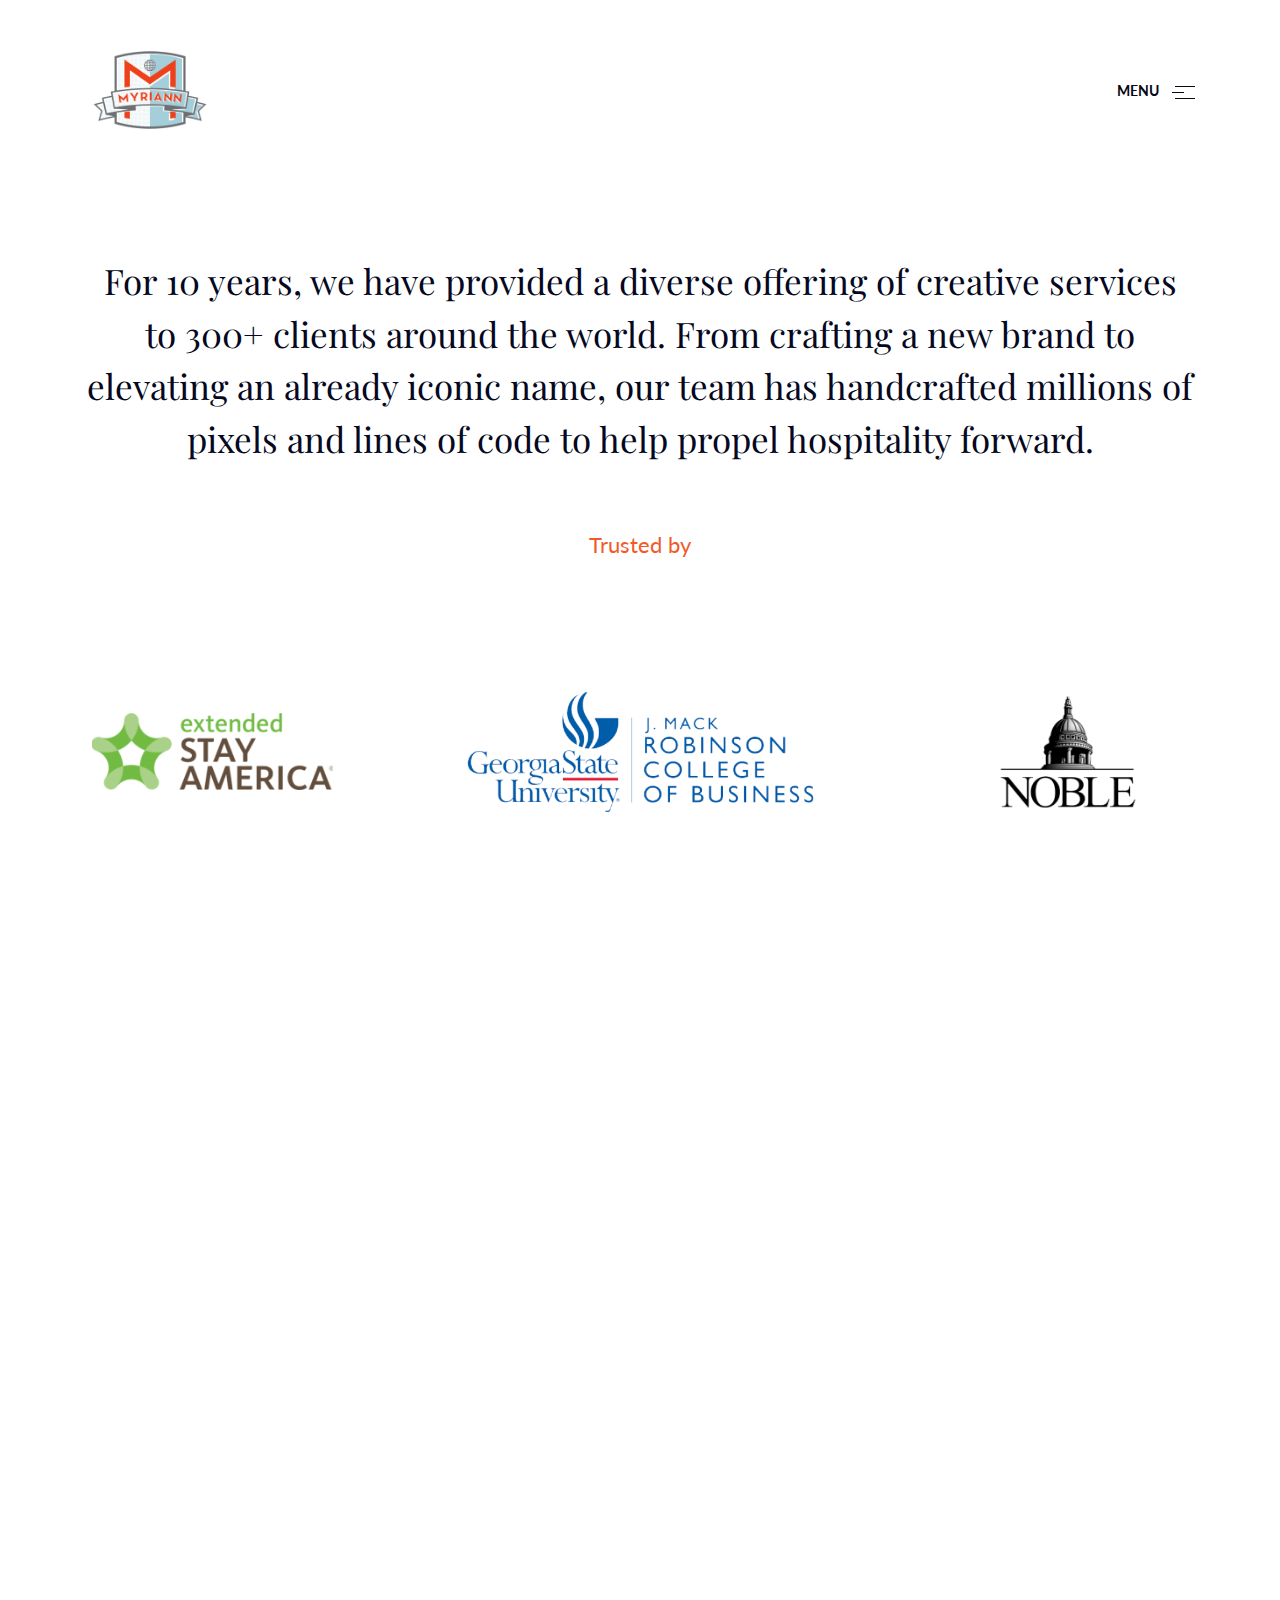
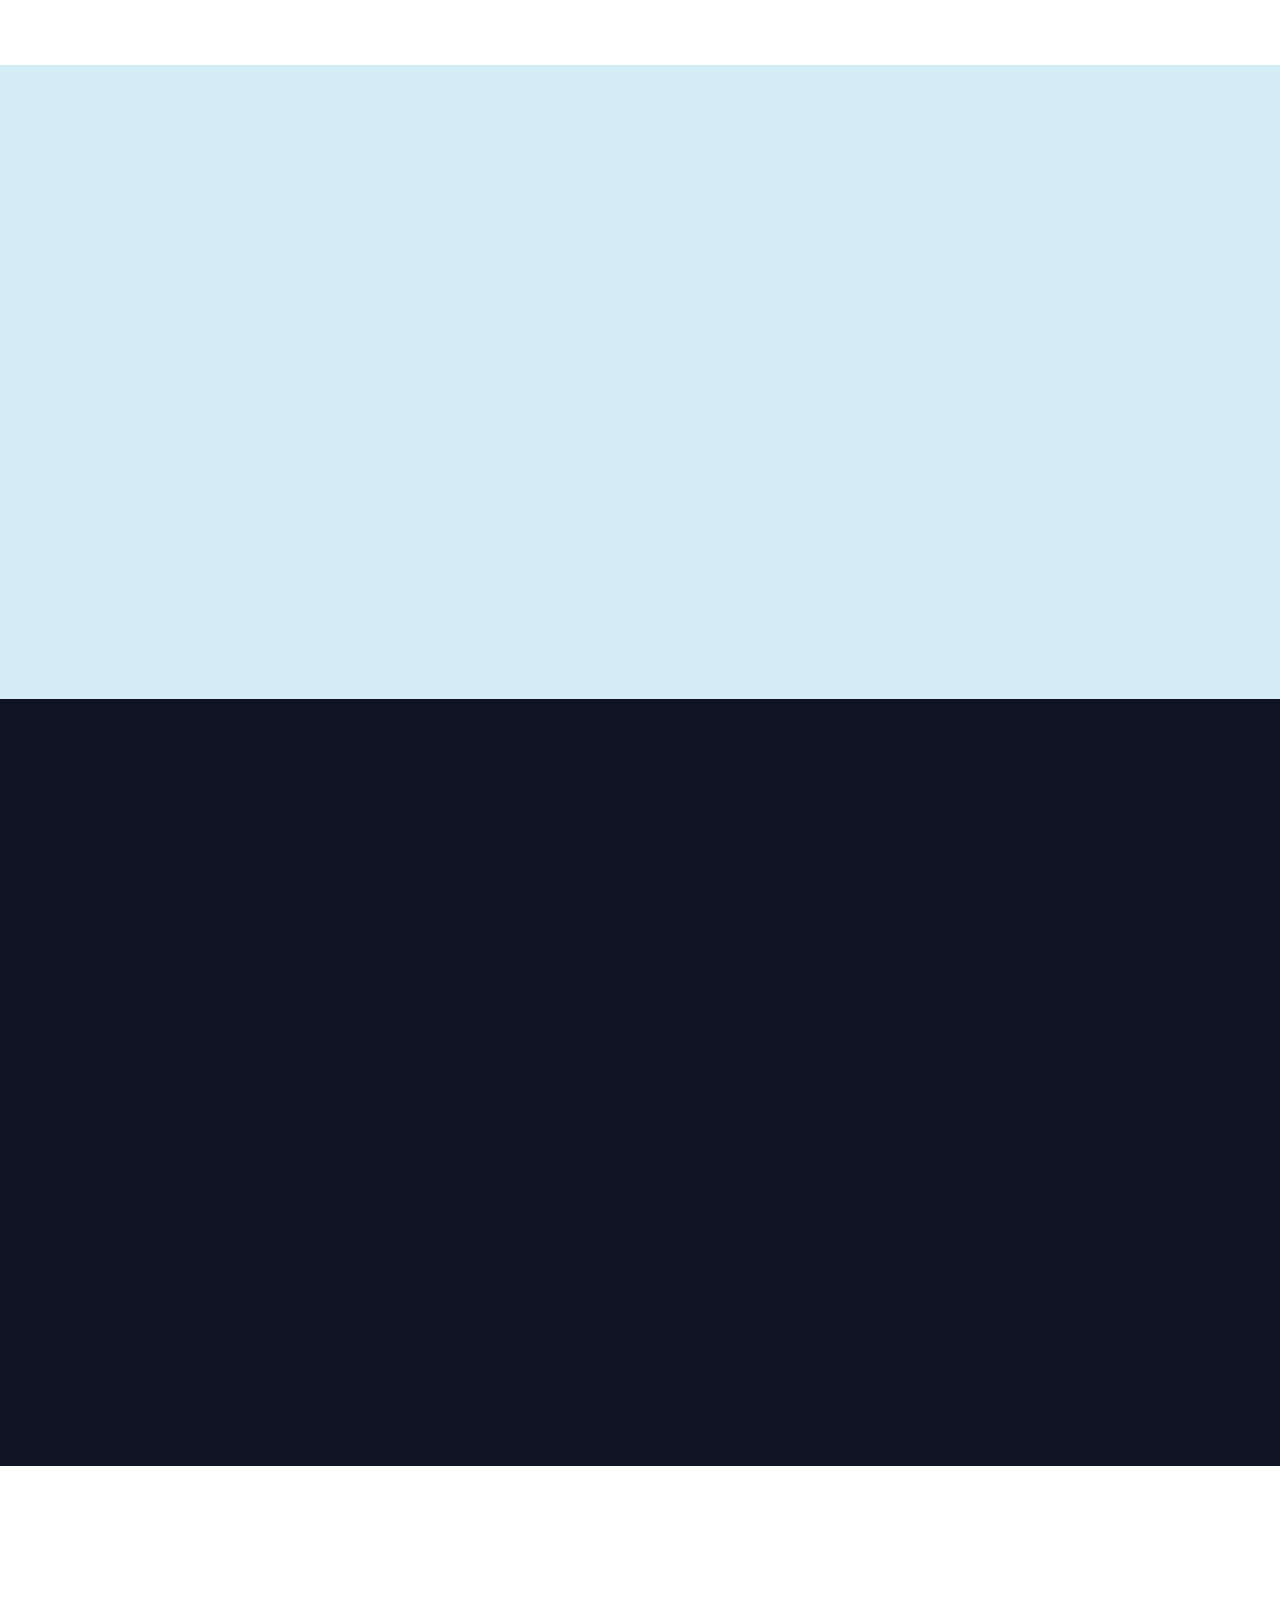
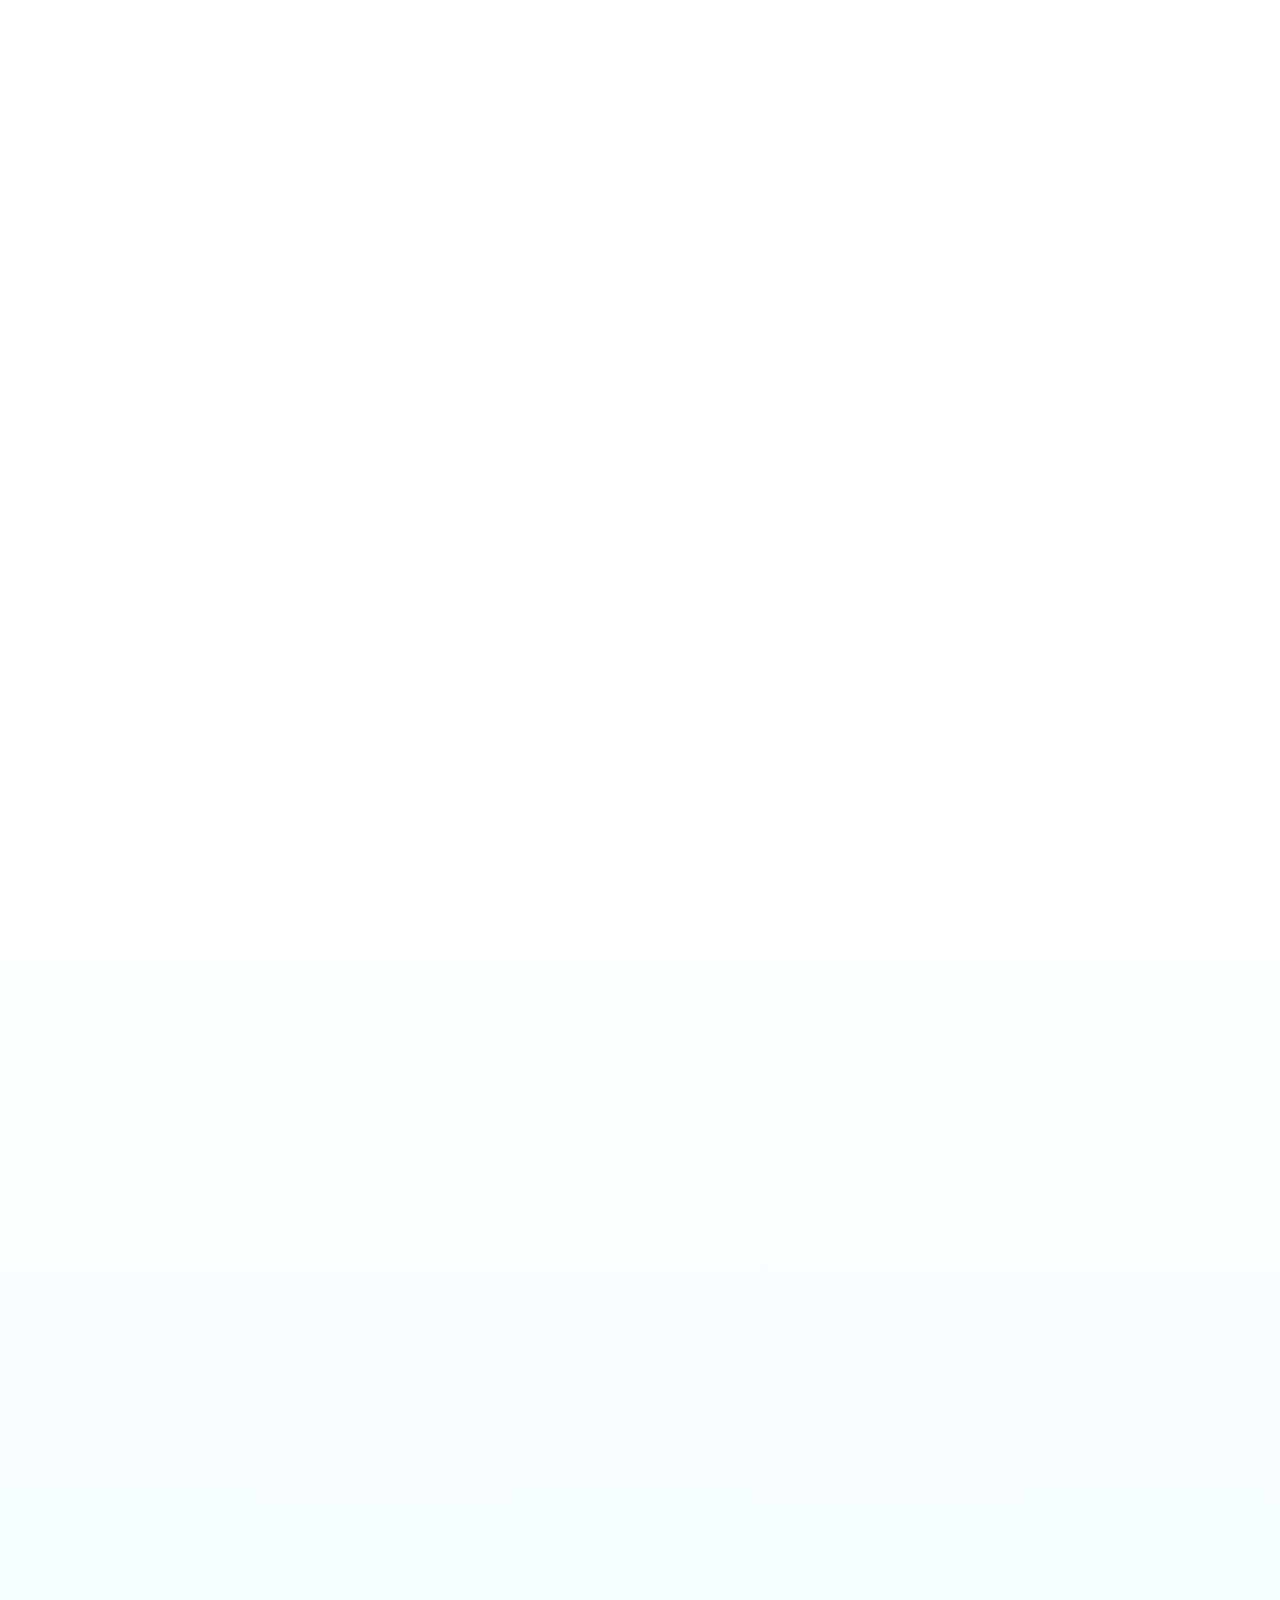
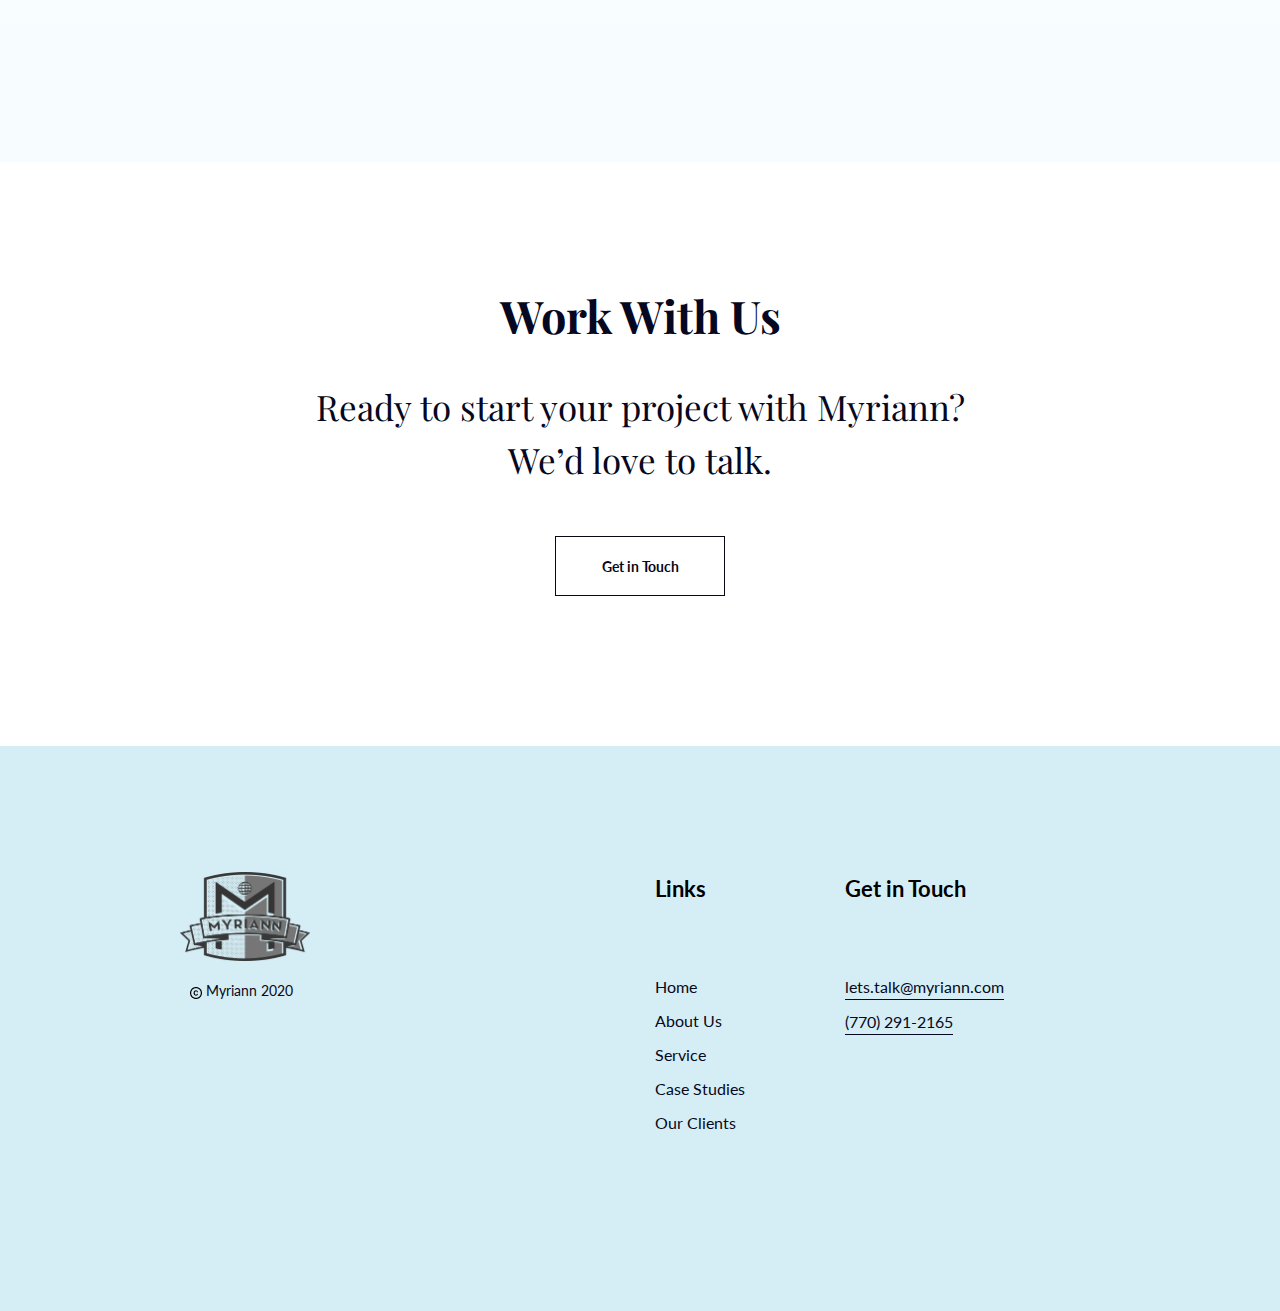
<file: hospitality.html>
<!DOCTYPE html>
<html lang="en">

<head>
  <!--=== meta ===-->
  <meta charset="utf-8" />
  <meta http-equiv="X-UA-Compatible" content="IE=edge" />
  <meta name="viewport" content="width=device-width, initial-scale=1" />

  <title>myriann</title>

  <!--=== favicon ===-->
  <link rel="icon" href="images/favicon.ico" />
  <link rel="icon" type="image/png" sizes="32x32" href="images/favicon-32x32.png" />
  <link rel="icon" type="image/png" sizes="16x16" href="images/favicon-16x16.png" />

  <!--=== css fixed ===-->
  <link rel="stylesheet" href="css/bootstrap.min.css" />
  <!-- Bootstrap v4.4.1  -->
  <link rel="stylesheet" href="css/font-awesome.min.css" />
  <!-- Font Awesome V4.7.0 -->
  <link rel="stylesheet" href="https://unpkg.com/aos@next/dist/aos.css" />
  <!-- aos -->

  <!--=== custom css ===-->
  <link rel="stylesheet" href="css/style.css" />

  <!-- HTML5 shim and Respond.js for IE8 support of HTML5 elements and media queries -->
  <!-- WARNING: Respond.js doesn't work if you view the page via file:// -->
  <!--[if lt IE 9]>
      <script src="https://oss.maxcdn.com/html5shiv/3.7.2/html5shiv.min.js"></script>
      <script src="https://oss.maxcdn.com/respond/1.4.2/respond.min.js"></script>
    <![endif]-->
</head>

<body>
  <!--=== header ===-->
  <header class="hospitality-header">
    <div class="container">
      <nav class="site-navigation">
        <div class="site-navigation-inner">
          <a href="index.html"><img src="images/logo.png" alt="img" class="logo" /></a>
          <div class="main-navigation">
            <div class="container">
              <div class="row">
                <div class="col-12 col-md-8 col-xs-12">
                  <ul class="main-navigation__ul">
                    <li class="nav-item" data-aos="fade-right" data-aos-delay="50" data-aos-duration="1000"
                      data-aos-offset="0" data-aos-mirror="true">
                      <a href="index.html">Home</a>
                    </li>
                    <li class="nav-item" data-aos="fade-right" data-aos-delay="120" data-aos-duration="1100"
                      data-aos-offset="0" data-aos-mirror="true">
                      <a href="about.html">About Us</a>
                    </li>
                    <li class="nav-item" data-aos="fade-right" data-aos-delay="140" data-aos-duration="1200"
                      data-aos-offset="0" data-aos-mirror="true">
                      <a href="service.html">Services</a>
                    </li>
                    <li class="nav-item" data-aos="fade-right" data-aos-delay="160" data-aos-duration="1300"
                      data-aos-offset="0" data-aos-mirror="true">
                      <a href="our-work.html">Our Works</a>
                    </li>
                    <li class="nav-item" data-aos="fade-right" data-aos-delay="180" data-aos-duration="1400"
                      data-aos-offset="0" data-aos-mirror="true">
                      <a href="case-studies.html">Case Studies</a>
                    </li>
                    <li class="nav-item" data-aos="fade-right" data-aos-delay="180" data-aos-duration="1500"
                      data-aos-offset="0" data-aos-mirror="true">
                      <a href="hospitality.html">Hospitality</a>
                    </li>
                    <li class="nav-item" data-aos="fade-right" data-aos-delay="220" data-aos-duration="1600"
                      data-aos-offset="0" data-aos-mirror="true">
                      <a href="our-clients.html">Our Clients</a>
                    </li>
                    <li class="nav-item" data-aos="fade-right" data-aos-delay="240" data-aos-duration="1700"
                      data-aos-offset="0" data-aos-mirror="true">
                      <a href="contact.html">Contact Us</a>
                    </li>
                  </ul>
                </div>
                <div class="col-12 col-md-4 col-xs-12 nav-right">
                  <h4 class="nav-item" data-aos="fade-left" data-aos-delay="50" data-aos-duration="1000"
                    data-aos-offset="0" data-aos-mirror="true">
                    Get in Touch
                  </h4>
                  <a href="mailto:lets.talk@myriann.com" class="link-text nav-item" data-aos="fade-left"
                    data-aos-delay="120" data-aos-duration="1100" data-aos-offset="0"
                    data-aos-mirror="true">lets.talk@myriann.com</a><br />
                  <a href="tel:7702912165" class="link-text nav-item" data-aos="fade-left" data-aos-delay="140"
                    data-aos-duration="1200" data-aos-offset="0" data-aos-mirror="true">(770) 291-2165</a>
                  <h4 class="nav-item" data-aos="fade-left" data-aos-delay="160" data-aos-duration="1300"
                    data-aos-offset="0" data-aos-mirror="true">
                    Follow Us
                  </h4>
                  <ul class="social-icon">
                    <li class="nav-item" data-aos="fade-left" data-aos-delay="180" data-aos-duration="1400"
                      data-aos-offset="0" data-aos-mirror="true">
                      <a href="#">Facebook</a>
                    </li>
                    <li class="nav-item" data-aos="fade-left" data-aos-delay="180" data-aos-duration="1500"
                      data-aos-offset="0" data-aos-mirror="true">
                      <a href="#">Instagram</a>
                    </li>
                    <li class="nav-item" data-aos="fade-left" data-aos-delay="220" data-aos-duration="1600"
                      data-aos-offset="0" data-aos-mirror="true">
                      <a href="#">Twitter</a>
                    </li>
                    <li class="nav-item" data-aos="fade-left" data-aos-delay="240" data-aos-duration="1700"
                      data-aos-offset="0" data-aos-mirror="true">
                      <a href="#">Linkedin</a>
                    </li>
                  </ul>
                </div>
              </div>
            </div>
          </div>
          <div id="myBtn" class="burger-container" onclick="myFunction(this)">
            <a class="menu">
              <span>MENU</span>
              <svg class="burger" width="23" height="13" viewBox="0 0 23 13" fill="none"
                xmlns="http://www.w3.org/700/svg">
                <rect x="3" width="20" height="1" fill="#060717" class="bar1" />
                <rect x="3" y="12" width="20" height="1" fill="#060717" class="bar2" />
                <rect y="6" width="12" height="1" fill="#060717" class="bar3" />
              </svg>
              <svg class="cross" width="20" height="20" viewBox="0 0 20 20" fill="none"
                xmlns="http://www.w3.org/700/svg">
                <path d="M1 1L19 19" stroke="black" stroke-width="2" />
                <path d="M1 19L19 1" stroke="black" stroke-width="2" />
              </svg>
            </a>
          </div>
        </div>
      </nav>
    </div>
  </header>
  <!--=== Trusted by ===-->
  <section class="trusted-by sc">
    <div class="container">
      <h4 class="heading-4" data-aos="fade-up" data-aos-delay="0" data-aos-duration="1500" data-aos-once="true">
        For 10 years, we have provided a diverse offering of creative services
        to 300+ clients around the world. From crafting a new brand to
        elevating an already iconic name, our team has handcrafted millions of
        pixels and lines of code to help propel hospitality forward.
      </h4>
      <h5 class="heading-5" data-aos="fade-up" data-aos-delay="0" data-aos-duration="1500" data-aos-once="true">
        Trusted by
      </h5>
      <div class="row d-flex align-items-center">
        <div class="col-md-3 col-6" data-aos="fade-up" data-aos-duration="1000" data-aos-easing="ease"
          data-aos-delay="50" data-aos-once="true">
          <img src="images/image15.png" alt="img" />
        </div>
        <div class="col-md-4 offset-md-1 col-6" data-aos="fade-up" data-aos-duration="1000" data-aos-easing="ease"
          data-aos-delay="50" data-aos-once="true">
          <img src="images/image18.png" alt="img" />
        </div>
        <div class="col-md-3 offset-md-1 col-6" data-aos="fade-up" data-aos-duration="1000" data-aos-easing="ease"
          data-aos-delay="50" data-aos-once="true">
          <img src="images/image16.png" alt="img" class="img-d" />
        </div>
        <div class="col-md-3 col-6" data-aos="fade-up" data-aos-duration="1200" data-aos-easing="ease"
          data-aos-delay="80" data-aos-once="true">
          <img src="images/image25.png" alt="img" />
        </div>
        <div class="col-md-4 offset-md-1 col-6" data-aos="fade-up" data-aos-duration="1200" data-aos-easing="ease"
          data-aos-delay="80" data-aos-once="true">
          <img src="images/image34.png" alt="img" />
        </div>
        <div class="col-md-3 offset-md-1 col-6" data-aos="fade-up" data-aos-duration="1200" data-aos-easing="ease"
          data-aos-delay="80" data-aos-once="true">
          <img src="images/image17.png" alt="img" />
        </div>
        <div class="col-md-3 col-6" data-aos="fade-up" data-aos-duration="1500" data-aos-easing="ease"
          data-aos-delay="50" data-aos-once="true">
          <img src="images/image27.png" alt="img" class="img-d" />
        </div>
        <div class="col-md-4 offset-md-1 col-6" data-aos="fade-up" data-aos-duration="1500" data-aos-easing="ease"
          data-aos-delay="50" data-aos-once="true">
          <img src="images/image20.png" alt="img" />
        </div>
        <div class="col-md-3 offset-md-1 col-6" data-aos="fade-up" data-aos-duration="1500" data-aos-easing="ease"
          data-aos-delay="50" data-aos-once="true">
          <img src="images/image26.png" alt="img" class="img-d" />
        </div>
      </div>
      <div data-aos="fade-up" data-aos-delay="50" data-aos-duration="1500" data-aos-once="true">
        <a href="./our-clients.html" class="button-with-border m-auto">More Clients</a>
      </div>
    </div>
  </section>
  <!--=== hospitality index ===-->
  <section class="index hospitality-02 sc">
    <div class="container">
      <div class="row d-flex align-items-center">
        <div class="col-12 col-lg-7 text-02" data-aos="fade-up" data-aos-delay="50" data-aos-duration="1000"
          data-aos-once="true">
          <h3 class="heading-3">
            AI-Assisted portfolio sentiment analysis at simple, honest pricing
          </h3>
          <p class="p-text">
            Guest sentiment analysis in 14 key categories delivered to you
            weekly. Not to mention, how each of your hotels stacks up against
            its three main competitors.
          </p>
          <a href="#" class="button-with-border">Learn More</a>
        </div>
        <div class="col-12 col-md-6 offset-lg-0 offset-md-3 col-lg-5 img-02" data-aos="fade-up" data-aos-delay="50"
          data-aos-duration="1000" data-aos-once="true">
          <img src="images/image103.png" alt="img" />
        </div>
      </div>
    </div>
  </section>
  <!--=== hospitality long live ===-->
  <section class="long-live hospitality-02 sc">
    <div class="container">
      <div class="row d-flex align-items-center">
        <div class="col-12 col-md-6 offset-md-3 col-lg-5 offset-lg-0 img-02" data-aos="fade-up" data-aos-delay="50"
          data-aos-duration="1000" data-aos-once="true">
          <img src="images/image102.png" alt="img" />
        </div>
        <div class="col-12 col-lg-7 offset-lg-0 col-xl-6 offset-xl-1 text-02" data-aos="fade-up" data-aos-delay="50"
          data-aos-duration="1000" data-aos-once="true">
          <h3 class="heading-3">
            Multimedia storytelling for the modern age of hospitality
          </h3>
          <p class="p-text">
            Long Live Lodging is a multimedia platform that delivers
            meaningful content by breaking away from the everyday stream of
            self-promoting news and finding the stories of people doing
            business amidst real life.
          </p>
          <ul class="social-icon d-flex">
            <li class="d-flex justify-content-center align-items-center">
              <a href="#">
                <svg class="fb" width="11" height="20" viewBox="0 0 11 20" fill="none"
                  xmlns="http://www.w3.org/2000/svg">
                  <path
                    d="M11 0H8C6.67392 0 5.40215 0.526784 4.46447 1.46447C3.52678 2.40215 3 3.67392 3 5V8H0V12H3V20H7V12H10L11 8H7V5C7 4.73478 7.10536 4.48043 7.29289 4.29289C7.48043 4.10536 7.73478 4 8 4H11V0Z" />
                </svg>
              </a>
            </li>
            <li class="d-flex justify-content-center align-items-center">
              <a href="#">
                <svg width="22" height="22" viewBox="0 0 22 22" fill="none" xmlns="http://www.w3.org/2000/svg">
                  <path
                    d="M16 1H6C3.23858 1 1 3.23858 1 6V16C1 18.7614 3.23858 21 6 21H16C18.7614 21 21 18.7614 21 16V6C21 3.23858 18.7614 1 16 1Z"
                    stroke-width="2" stroke-linecap="round" stroke-linejoin="round" />
                  <path
                    d="M14.9997 10.3703C15.1231 11.2025 14.981 12.0525 14.5935 12.7993C14.206 13.5461 13.5929 14.1517 12.8413 14.53C12.0898 14.9082 11.2382 15.0399 10.4075 14.9062C9.57683 14.7726 8.80947 14.3804 8.21455 13.7855C7.61962 13.1905 7.22744 12.4232 7.09377 11.5925C6.96011 10.7619 7.09177 9.9102 7.47003 9.15868C7.84829 8.40716 8.45389 7.79404 9.20069 7.40654C9.94749 7.01904 10.7975 6.87689 11.6297 7.0003C12.4786 7.12619 13.2646 7.52176 13.8714 8.12861C14.4782 8.73545 14.8738 9.52138 14.9997 10.3703Z"
                    stroke-width="2" stroke-linecap="round" stroke-linejoin="round" />
                  <path
                    d="M16.0108 4.14668C15.98 3.93862 16.0155 3.72613 16.1124 3.53943C16.2093 3.35273 16.3625 3.20133 16.5504 3.10677C16.7383 3.0122 16.9512 2.97929 17.1589 3.0127C17.3665 3.04612 17.5584 3.14416 17.7071 3.29289C17.8558 3.44162 17.9539 3.63347 17.9873 3.84113C18.0207 4.0488 17.9878 4.26171 17.8932 4.44959C17.7987 4.63747 17.6473 4.79075 17.4606 4.88762C17.2739 4.9845 17.0614 5.02004 16.8533 4.98918C16.6411 4.95771 16.4446 4.85882 16.2929 4.70711C16.1412 4.5554 16.0423 4.35891 16.0108 4.14668Z" />
                </svg>
              </a>
            </li>
            <li class="d-flex justify-content-center align-items-center">
              <a href="#">
                <svg width="24" height="20" viewBox="0 0 24 20" fill="none" xmlns="http://www.w3.org/2000/svg">
                  <path
                    d="M23 1.01006C22.0424 1.68553 20.9821 2.20217 19.86 2.54006C19.2577 1.84757 18.4573 1.35675 17.567 1.13398C16.6767 0.911216 15.7395 0.967251 14.8821 1.29451C14.0247 1.62177 13.2884 2.20446 12.773 2.96377C12.2575 3.72309 11.9877 4.62239 12 5.54006V6.54006C10.2426 6.58562 8.50127 6.19587 6.93101 5.4055C5.36074 4.61513 4.01032 3.44869 3 2.01006C3 2.01006 -1 11.0101 8 15.0101C5.94053 16.408 3.48716 17.109 1 17.0101C10 22.0101 21 17.0101 21 5.51006C20.9991 5.23151 20.9723 4.95365 20.92 4.68006C21.9406 3.67355 22.6608 2.40277 23 1.01006V1.01006Z"
                    stroke-width="2" stroke-linecap="round" stroke-linejoin="round" />
                </svg>
              </a>
            </li>
            <li class="d-flex justify-content-center align-items-center">
              <a href="#">
                <svg width="22" height="21" viewBox="0 0 22 21" fill="none" xmlns="http://www.w3.org/2000/svg">
                  <path
                    d="M15 7C16.5913 7 18.1174 7.63214 19.2426 8.75736C20.3679 9.88258 21 11.4087 21 13V20H17V13C17 12.4696 16.7893 11.9609 16.4142 11.5858C16.0391 11.2107 15.5304 11 15 11C14.4696 11 13.9609 11.2107 13.5858 11.5858C13.2107 11.9609 13 12.4696 13 13V20H9V13C9 11.4087 9.63214 9.88258 10.7574 8.75736C11.8826 7.63214 13.4087 7 15 7V7Z"
                    stroke="#050820" stroke-width="2" stroke-linecap="round" stroke-linejoin="round" />
                  <path d="M5 8H1V20H5V8Z" stroke="#050820" stroke-width="2" stroke-linecap="round"
                    stroke-linejoin="round" />
                  <path
                    d="M3 5C4.10457 5 5 4.10457 5 3C5 1.89543 4.10457 1 3 1C1.89543 1 1 1.89543 1 3C1 4.10457 1.89543 5 3 5Z"
                    stroke-width="2" stroke-linecap="round" stroke-linejoin="round" />
                </svg>
              </a>
            </li>
          </ul>
          <a href="#" class="button-with-border">Learn More</a>
        </div>
      </div>
    </div>
  </section>
  <!--=== service===-->
  <section class="service service-content">
    <div class="container">
      <h3 class="heading-3 text-center" data-aos="fade-up" data-aos-delay="50" data-aos-duration="1500"
        data-aos-once="true">
        Services
      </h3>
      <div class="row">
        <div class="col-lg-4 col-md-6">
          <div class="s-01" data-aos="fade-up" data-aos-duration="1000" data-aos-easing="ease" data-aos-delay="50"
            data-aos-once="true">
            <h5>Creative Strategy</h5>
            <p class="p-text">
              A voice, a tone, a visual cue. We help you establish it and
              amplify it.
            </p>
          </div>
        </div>
        <div class="col-lg-4 col-md-6">
          <div class="s-01" data-aos="fade-up" data-aos-duration="1000" data-aos-easing="ease" data-aos-delay="50"
            data-aos-once="true">
            <h5>Branding</h5>
            <p class="p-text">
              We organically create brands from the ground up from finding the
              perfect name to crafting the logo that stands out.
            </p>
          </div>
        </div>
        <div class="col-lg-4 col-md-6">
          <div class="s-01" data-aos="fade-up" data-aos-duration="1000" data-aos-easing="ease" data-aos-delay="50"
            data-aos-once="true">
            <h5>App Design & Development</h5>
            <p class="p-text">
              We align business goals with artful design to develop stunning
              custom apps.
            </p>
          </div>
        </div>
        <div class="col-lg-4 col-md-6">
          <div class="s-01" data-aos="fade-up" data-aos-duration="1100" data-aos-easing="ease" data-aos-delay="50"
            data-aos-once="true">
            <h5>Web Design & Development</h5>
            <p class="p-text">
              We maintain, broaden, and modernize existing mobile
              applications.
            </p>
          </div>
        </div>
        <div class="col-lg-4 col-md-6">
          <div class="s-01" data-aos="fade-up" data-aos-duration="1100" data-aos-easing="ease" data-aos-delay="50"
            data-aos-once="true">
            <h5>Graphic Design</h5>
            <p class="p-text">
              Custom graphics for any platform, project, or timeline — print
              or digital.
            </p>
          </div>
        </div>
        <div class="col-lg-4 col-md-6">
          <div class="s-01" data-aos="fade-up" data-aos-duration="1100" data-aos-easing="ease" data-aos-delay="50"
            data-aos-once="true">
            <h5>Social Media Strategy</h5>
            <p class="p-text">
              Authentic storytelling and vibrant graphics. We setup, post, and
              engage so you don’t have to.
            </p>
          </div>
        </div>
        <div class="col-lg-4 col-md-6">
          <div class="s-01" data-aos="fade-up" data-aos-duration="1200" data-aos-easing="ease" data-aos-delay="50"
            data-aos-once="true">
            <h5>Social Media Marketing</h5>
            <p class="p-text">
              We help you map out the what, who, when, and how when it comes
              to social media marketing.
            </p>
          </div>
        </div>
        <div class="col-lg-4 col-md-6">
          <div class="s-01" data-aos="fade-up" data-aos-duration="1200" data-aos-easing="ease" data-aos-delay="50"
            data-aos-once="true">
            <h5>Video</h5>
            <p class="p-text">
              We help you produce rich video case studies, pitch books, and
              company overviews.
            </p>
          </div>
        </div>
        <div class="col-lg-4 col-md-6">
          <div class="s-01" data-aos="fade-up" data-aos-duration="1200" data-aos-easing="ease" data-aos-delay="50"
            data-aos-once="true">
            <h5>Consulting</h5>
            <p class="p-text">
              Leverage our 10 years of experience in all things digital to
              stay ahead of the pack.
            </p>
          </div>
        </div>
        <div class="col-lg-4 col-md-6">
          <div class="s-01" data-aos="fade-up" data-aos-duration="1300" data-aos-easing="ease" data-aos-delay="50"
            data-aos-once="true">
            <h5>Investor Presentation</h5>
            <p class="p-text">
              We help you craft rich, compelling presentations to help fuel
              your growth.
            </p>
          </div>
        </div>
        <div class="col-lg-4 col-md-6">
          <div class="s-01" data-aos="fade-up" data-aos-duration="1300" data-aos-easing="ease" data-aos-delay="50"
            data-aos-once="true">
            <h5>Copywriting</h5>
            <p class="p-text">
              We have a team of copywriters to tell any story in any tone on
              any platform.
            </p>
          </div>
        </div>
        <div class="col-lg-4 col-md-6">
          <div class="s-01" data-aos="fade-up" data-aos-duration="1300" data-aos-easing="ease" data-aos-delay="50"
            data-aos-once="true">
            <h5>Data Analytics</h5>
            <p class="p-text">
              We help you map out the what, who, when, and how when it comes
              to social media marketing.
            </p>
          </div>
        </div>
        <div class="col-lg-4 col-md-6">
          <div class="s-01" data-aos="fade-up" data-aos-duration="1400" data-aos-easing="ease" data-aos-delay="50"
            data-aos-once="true">
            <h5>Intranets & Dashboards</h5>
            <p class="p-text pr-lg-3">
              Give your team and stakeholders the tools they need to optimize
              efficiency, transparency, and accountability.
            </p>
          </div>
        </div>
        <div class="col-lg-4 col-md-6">
          <div class="s-01" data-aos="fade-up" data-aos-duration="1400" data-aos-easing="ease" data-aos-delay="50"
            data-aos-once="true">
            <h5>Digital Signage</h5>
            <p class="p-text">
              From American highways to Mercedes-Benz Stadium in Atlanta, our
              digital signs have illuminated many messages.
            </p>
          </div>
        </div>
        <div class="col-lg-4 col-md-6">
          <div class="s-01" data-aos="fade-up" data-aos-duration="1400" data-aos-easing="ease" data-aos-delay="50"
            data-aos-once="true">
            <h5>Site Audits</h5>
            <p class="p-text">
              We’ll audit your website or app within 24 hours. Give it a try!
            </p>
          </div>
        </div>
        <div class="col-lg-4 col-md-6">
          <div class="s-01" data-aos="fade-up" data-aos-duration="1500" data-aos-easing="ease" data-aos-delay="50"
            data-aos-once="true">
            <h5>Website Support</h5>
            <p class="p-text">
              We provide a team of human beings to keep your website updated
              and running. You’ll always be able to talk to a person.
            </p>
          </div>
        </div>
        <div class="col-lg-4 col-md-6">
          <div class="s-01" data-aos="fade-up" data-aos-duration="1500" data-aos-easing="ease" data-aos-delay="50"
            data-aos-once="true">
            <h5>Package Design</h5>
            <p class="p-text">
              We create original, custom packaging that is authentic to your
              brand.
            </p>
          </div>
        </div>
        <div class="col-lg-4 col-md-6">
          <div class="s-01" data-aos="fade-up" data-aos-duration="1500" data-aos-easing="ease" data-aos-delay="50"
            data-aos-once="true">
            <h5>Email</h5>
            <p class="p-text">
              We create and manage custom email campaigns to keep you in the
              news.
            </p>
          </div>
        </div>
        <div class="col-lg-4 col-md-6">
          <div class="s-01" data-aos="fade-up" data-aos-duration="1600" data-aos-easing="ease" data-aos-delay="50"
            data-aos-once="true">
            <h5>Custom Lego Builds</h5>
            <p class="p-text pr-lg-5">
              We’re masters of the Lego brick and welcome requests for custom
              builds for your hotel or office.
            </p>
          </div>
        </div>
      </div>
    </div>
  </section>
  <!--=== Work With Us ===-->
  <section class="work-with-us work-with-us-hospitality text-center sc">
    <div class="container">
      <div class="row">
        <div class="col-12 col-md-12 col-lg-10 offset-lg-1 col-xl-8 offset-xl-2">
          <h3 class="heading-3">Work With Us</h3>
          <h4 class="heading-4">
            Ready to start your project with Myriann? <br />
            We’d love to talk.
          </h4>
          <div>
            <a href="contact.html" class="button-with-border m-auto">Get in Touch</a>
          </div>
        </div>
      </div>
    </div>
  </section>
  <!--=== footer ===-->
  <footer class="text-xs-center sc">
    <div class="container">
      <div class="row">
        <div class="col-12 col-md-5 col-lg-5 offset-lg-1">
          <a href="index.html"><img class="footer-logo" src="images/footer-logo.png" alt="img" /></a>
          <p class="copywrite">
            <img src="images/vector.png" alt="img" /> Myriann 2020
          </p>
        </div>
        <div class="col-12 col-sm-2 col-md-2">
          <h5 class="heading-5">Links</h5>
          <ul>
            <li><a href="index.html" class="link-text">Home</a></li>
            <li><a href="about.html" class="link-text">About Us</a></li>
            <li><a href="service.html" class="link-text">Service</a></li>
            <li>
              <a href="case-studies.html" class="link-text">Case Studies</a>
            </li>
            <li>
              <a href="our-clients.html" class="link-text">Our Clients</a>
            </li>
          </ul>
        </div>
        <div class="col-md-5 col-lg-4">
          <h5 class="heading-5">Get in Touch</h5>
          <a href="mailto:lets.talk@myriann.com" class="link-text">lets.talk@myriann.com</a><br />
          <a href="tel:7702912165" class="link-text">(770) 291-2165</a>
          <ul class="social-icon d-flex">
            <li class="d-flex justify-content-center align-items-center" data-aos="fade-up2"
              data-aos-anchor-placement="top-bottom" data-aos-delay="300" data-aos-duration="1000" data-aos-offset="0"
              data-aos-once="true">
              <a href="#">
                <svg class="fb" width="11" height="20" viewBox="0 0 11 20" fill="none"
                  xmlns="http://www.w3.org/700/svg">
                  <path
                    d="M11 0H8C6.67392 0 5.40215 0.526784 4.46447 1.46447C3.52678 2.40215 3 3.67392 3 5V8H0V12H3V20H7V12H10L11 8H7V5C7 4.73478 7.10536 4.48043 7.29289 4.29289C7.48043 4.10536 7.73478 4 8 4H11V0Z" />
                </svg>
              </a>
            </li>
            <li class="d-flex justify-content-center align-items-center" data-aos="fade-up2"
              data-aos-anchor-placement="top-bottom" data-aos-delay="300" data-aos-duration="1500" data-aos-offset="0"
              data-aos-once="true">
              <a href="#">
                <svg width="22" height="22" viewBox="0 0 22 22" fill="none" xmlns="http://www.w3.org/700/svg">
                  <path
                    d="M16 1H6C3.23858 1 1 3.23858 1 6V16C1 18.7614 3.23858 21 6 21H16C18.7614 21 21 18.7614 21 16V6C21 3.23858 18.7614 1 16 1Z"
                    stroke-width="2" stroke-linecap="round" stroke-linejoin="round" />
                  <path
                    d="M14.9997 10.3703C15.1231 11.2025 14.981 12.0525 14.5935 12.7993C14.206 13.5461 13.5929 14.1517 12.8413 14.53C12.0898 14.9082 11.2382 15.0399 10.4075 14.9062C9.57683 14.7726 8.80947 14.3804 8.21455 13.7855C7.61962 13.1905 7.22744 12.4232 7.09377 11.5925C6.96011 10.7619 7.09177 9.9102 7.47003 9.15868C7.84829 8.40716 8.45389 7.79404 9.20069 7.40654C9.94749 7.01904 10.7975 6.87689 11.6297 7.0003C12.4786 7.12619 13.2646 7.52176 13.8714 8.12861C14.4782 8.73545 14.8738 9.52138 14.9997 10.3703Z"
                    stroke-width="2" stroke-linecap="round" stroke-linejoin="round" />
                  <path
                    d="M16.0108 4.14668C15.98 3.93862 16.0155 3.72613 16.1124 3.53943C16.2093 3.35273 16.3625 3.20133 16.5504 3.10677C16.7383 3.0122 16.9512 2.97929 17.1589 3.0127C17.3665 3.04612 17.5584 3.14416 17.7071 3.29289C17.8558 3.44162 17.9539 3.63347 17.9873 3.84113C18.0207 4.0488 17.9878 4.26171 17.8932 4.44959C17.7987 4.63747 17.6473 4.79075 17.4606 4.88762C17.2739 4.9845 17.0614 5.02004 16.8533 4.98918C16.6411 4.95771 16.4446 4.85882 16.2929 4.70711C16.1412 4.5554 16.0423 4.35891 16.0108 4.14668Z" />
                </svg>
              </a>
            </li>
            <li class="d-flex justify-content-center align-items-center" data-aos="fade-up2"
              data-aos-anchor-placement="top-bottom" data-aos-delay="300" data-aos-duration="2000" data-aos-offset="0"
              data-aos-once="true">
              <a href="#">
                <svg width="24" height="20" viewBox="0 0 24 20" fill="none" xmlns="http://www.w3.org/700/svg">
                  <path
                    d="M23 1.01006C22.0424 1.68553 20.9821 2.20217 19.86 2.54006C19.2577 1.84757 18.4573 1.35675 17.567 1.13398C16.6767 0.911216 15.7395 0.967251 14.8821 1.29451C14.0247 1.62177 13.2884 2.20446 12.773 2.96377C12.2575 3.72309 11.9877 4.62239 12 5.54006V6.54006C10.2426 6.58562 8.50127 6.19587 6.93101 5.4055C5.36074 4.61513 4.01032 3.44869 3 2.01006C3 2.01006 -1 11.0101 8 15.0101C5.94053 16.408 3.48716 17.109 1 17.0101C10 22.0101 21 17.0101 21 5.51006C20.9991 5.23151 20.9723 4.95365 20.92 4.68006C21.9406 3.67355 22.6608 2.40277 23 1.01006V1.01006Z"
                    stroke-width="2" stroke-linecap="round" stroke-linejoin="round" />
                </svg>
              </a>
            </li>
            <li class="d-flex justify-content-center align-items-center" data-aos="fade-up2"
              data-aos-anchor-placement="top-bottom" data-aos-delay="300" data-aos-duration="2500" data-aos-offset="0"
              data-aos-once="true">
              <a href="#">
                <svg width="22" height="21" viewBox="0 0 22 21" fill="none" xmlns="http://www.w3.org/700/svg">
                  <path
                    d="M15 7C16.5913 7 18.1174 7.63214 19.2426 8.75736C20.3679 9.88258 21 11.4087 21 13V20H17V13C17 12.4696 16.7893 11.9609 16.4142 11.5858C16.0391 11.2107 15.5304 11 15 11C14.4696 11 13.9609 11.2107 13.5858 11.5858C13.2107 11.9609 13 12.4696 13 13V20H9V13C9 11.4087 9.63214 9.88258 10.7574 8.75736C11.8826 7.63214 13.4087 7 15 7V7Z"
                    stroke="#050820" stroke-width="2" stroke-linecap="round" stroke-linejoin="round" />
                  <path d="M5 8H1V20H5V8Z" stroke="#050820" stroke-width="2" stroke-linecap="round"
                    stroke-linejoin="round" />
                  <path
                    d="M3 5C4.10457 5 5 4.10457 5 3C5 1.89543 4.10457 1 3 1C1.89543 1 1 1.89543 1 3C1 4.10457 1.89543 5 3 5Z"
                    stroke-width="2" stroke-linecap="round" stroke-linejoin="round" />
                </svg>
              </a>
            </li>
          </ul>
        </div>
      </div>
    </div>
  </footer>
  <!--=== fixed js ===-->
  <script src="js/jquery.min.js"></script>
  <!-- jQuery v3.4.1 -->
  <script type="text/javascript" src="js/bootstrap.min.js"></script>
  <!-- Bootstrap v4.4.1  -->
  <script src="https://unpkg.com/aos@next/dist/aos.js"></script>
  <!-- aos -->
  <script>
    AOS.init();
  </script>

  <!--=== custom js ===-->
  <script type="text/javascript" src="js/custom.js"></script>
</body>

</html>
</file>
<file: css/style.css>
@import url("https://fonts.googleapis.com/css2?family=Playfair+Display:wght@400;700;900&display=swap");
@import url("https://fonts.googleapis.com/css2?family=Lato:wght@400;700&display=swap");
@import url("https://yashco.com/react/node_modules/aos/src/sass/");
/**
 * ----------------------------------------------
 * COLOR CODES
 * ----------------------------------------------
 *
*/
/**
 * ----------------------------------------------
 * Font face
 * 
 */
/*===== heading style 1 =====*/
.heading-1 {
  font-family: "Playfair Display", serif;
  font-weight: 400;
  font-size: 55px;
  background: -webkit-gradient(linear, left top, right top, from(black), color-stop(98.44%, #f15b29));
  background: -webkit-linear-gradient(left, black 0%, #f15b29 98.44%);
  background: -o-linear-gradient(left, black 0%, #f15b29 98.44%);
  background: linear-gradient(to right, black 0%, #f15b29 98.44%);
  -webkit-background-clip: text;
  -webkit-text-fill-color: transparent;
  line-height: 80px;
  text-align: center; }
  @media only screen and (max-width: 767px) {
    .heading-1 {
      font-size: 45px;
      line-height: 60px; } }
  @media only screen and (max-width: 480px) {
    .heading-1 {
      font-size: 35px;
      line-height: 50px; } }

/*===== heading style 2 =====*/
.heading-2 {
  font-family: "Playfair Display", serif;
  font-weight: 400;
  font-size: 54px;
  color: #050820;
  line-height: 80px; }
  @media only screen and (max-width: 991px) {
    .heading-2 {
      font-size: 34px;
      line-height: 60px; } }
  @media only screen and (max-width: 767px) {
    .heading-2 {
      font-size: 44px;
      line-height: 60px; } }
  @media only screen and (max-width: 480px) {
    .heading-2 {
      font-size: 34px;
      line-height: 50px; } }

/*===== heading style 3 =====*/
.heading-3 {
  font-family: "Playfair Display", serif;
  font-weight: 700;
  font-size: 45px;
  color: #050820;
  line-height: 67.5px; }
  @media only screen and (max-width: 767px) {
    .heading-3 {
      font-size: 35px;
      line-height: 50px; } }
  @media only screen and (max-width: 480px) {
    .heading-3 {
      font-size: 30px; } }

/*===== heading style 4 =====*/
.heading-4 {
  font-family: "Playfair Display", serif;
  font-weight: 400;
  font-size: 35px;
  color: #050820;
  line-height: 52.5px; }
  @media only screen and (max-width: 767px) {
    .heading-4 {
      font-size: 30px;
      line-height: 45px; } }
  @media only screen and (max-width: 480px) {
    .heading-4 {
      font-size: 24px; } }

/*===== heading style 5 =====*/
.heading-5 {
  font-family: "Lato", sans-serif;
  font-weight: 400;
  font-size: 22px;
  color: #505159;
  line-height: 33px; }
  @media only screen and (max-width: 767px) {
    .heading-5 {
      font-size: 17px;
      line-height: 30px; } }

/*===== heading style 6 =====*/
.heading-6 {
  font-family: "Playfair Display", serif;
  font-weight: 400;
  font-size: 18px;
  color: #050820; }

/*===== paragraph style 1 =====*/
.p-text {
  font-family: "Lato", sans-serif;
  font-weight: 400;
  font-size: 16px;
  color: #505159;
  line-height: 28px;
  margin: 0px; }
  @media only screen and (max-width: 767px) {
    .p-text {
      font-size: 15px; } }

/*! ===== link style =====*/
.link-text {
  text-decoration: none;
  font-family: "Lato", sans-serif;
  font-weight: 400;
  font-size: 16px;
  color: #050820;
  display: inline-block;
  border-bottom: 1px solid #050820;
  -webkit-transition: 0.3s;
  -o-transition: 0.3s;
  transition: 0.3s; }
  .link-text:hover, .link-text:focus {
    color: #F15A29;
    border-color: #F15A29;
    text-decoration: none; }
  .link-text:hover svg path, .link-text:hover {
    stroke: #F15A29; }
  .link-text svg {
    margin-left: 10px; }
  @media only screen and (max-width: 767px) {
    .link-text {
      font-size: 14px; } }

.button-with-bg {
  text-decoration: none;
  font-family: "Lato", sans-serif;
  font-weight: 700;
  font-size: 14px;
  color: #ffffff;
  display: inline-block;
  background-color: #F15A29;
  width: 170px;
  height: 60px;
  display: -webkit-box;
  display: -ms-flexbox;
  display: flex;
  -webkit-box-align: center;
  -ms-flex-align: center;
  align-items: center;
  -webkit-box-pack: center;
  -ms-flex-pack: center;
  justify-content: center;
  -webkit-transition: 0.6s;
  -o-transition: 0.6s;
  transition: 0.6s; }
  .button-with-bg:hover, .button-with-bg:focus {
    text-decoration: none;
    outline: none;
    background-color: #FD6F41;
    border-color: #FD6F41;
    color: #ffffff; }

.button-with-border {
  text-decoration: none;
  font-family: "Lato", sans-serif;
  font-weight: 700;
  font-size: 14px;
  color: #060717;
  display: inline-block;
  border: 1px solid #060717;
  width: 170px;
  height: 60px;
  display: -webkit-box;
  display: -ms-flexbox;
  display: flex;
  -webkit-box-align: center;
  -ms-flex-align: center;
  align-items: center;
  -webkit-box-pack: center;
  -ms-flex-pack: center;
  justify-content: center;
  -webkit-transition: 0.6s;
  -o-transition: 0.6s;
  transition: 0.6s; }
  .button-with-border:hover, .button-with-border:focus {
    text-decoration: none;
    outline: none;
    background-color: #FD6F41;
    border-color: #FD6F41;
    color: #ffffff; }

/**
 * ----------------------------------------------
 * SIMPLE RESET
 * ----------------------------------------------
 */
* {
  font-family: "Playfair Display", serif;
  font-weight: 900;
  font-size: 16px;
  -webkit-box-sizing: border-box;
  -moz-box-sizing: border-box;
  box-sizing: border-box;
  margin: 0;
  padding: 0; }

body {
  background-color: #ffffff;
  overflow-x: hidden;
  -webkit-font-smoothing: antialiased;
  -moz-osx-font-smoothing: grayscale; }
  body::-webkit-scrollbar {
    width: 0.5em;
    height: 0.5em; }
  body::-webkit-scrollbar-thumb {
    background: #f7a489; }
  body::-webkit-scrollbar-track {
    background: #fbd1c4; }

/**
 * ----------------------------------------------
 * CUSTOM CLASS
 * ----------------------------------------------
 */
.page-wrapper {
  position: relative; }

.fix-container {
  max-width: 1280px;
  width: 100%;
  margin: 0 auto; }
  @media only screen and (max-width: 500px) {
    .fix-container {
      padding: 0 3%; } }
  @media only screen and (min-width: 500px) and (max-width: 800px) {
    .fix-container {
      padding: 0 3%; } }

.white-space {
  height: 130px;
  width: 100%; }
  @media only screen and (min-width: 1370px) {
    .white-space {
      height: 160px; } }
  @media only screen and (max-width: 500px) {
    .white-space {
      height: 80px; } }
  @media only screen and (max-width: 400px) {
    .white-space {
      height: 50px; } }

.w30 {
  width: 260px;
  margin-top: 40px; }

.fix {
  margin: 0px;
  padding: 0px; }

.p-none {
  padding: 0px; }

@media only screen and (min-width: 992px) {
  .p-left-r {
    padding: 0px 30px; } }

.m-none {
  margin: 0px; }

.clear {
  clear: both; }

@media only screen and (min-width: 768px) {
  .stop-scroll {
    overflow: hidden; } }

@media only screen and (min-width: 768px) {
  .eq-height {
    display: -webkit-box;
    display: -ms-flexbox;
    display: flex;
    -webkit-box-align: stretch;
    -ms-flex-align: stretch;
    align-items: stretch;
    -ms-flex-wrap: wrap;
    flex-wrap: wrap; } }

.light-bg {
  background-color: #E9F6FB; }

@media only screen and (min-width: 1300px) and (max-width: 1480px) {
  .p-r-45 {
    padding-right: 45px !important; } }

@media only screen and (min-width: 1300px) and (max-width: 1480px) {
  .p-r-60 {
    padding-right: 60px !important; } }

@media only screen and (min-width: 768px) {
  .p-t-80 {
    padding-top: 100px; } }

@media only screen and (min-width: 768px) {
  .p-l-30 {
    padding-left: 30px; } }

@media only screen and (min-width: 768px) {
  .p-l-45 {
    padding-left: 45px; } }

@media only screen and (min-width: 768px) {
  .p-l-20 {
    padding-left: 20px; } }

@media only screen and (min-width: 768px) {
  .p-r-30 {
    padding-right: 30px; } }

/* header */
.home-header {
  background-image: url(../images/hero.png);
  background-position: center;
  background-repeat: no-repeat;
  background-size: cover;
  padding-bottom: 252px; }
  @media only screen and (max-width: 767px) {
    .home-header {
      padding: 25px 20px 100px;
      text-align: left; } }

header {
  padding-top: 50px; }
  header .header-conent {
    padding-top: 100px; }
    @media only screen and (max-width: 767px) {
      header .header-conent .header-button a {
        margin: 30px auto; } }
    @media only screen and (min-width: 768px) {
      header .header-conent .header-button {
        display: -webkit-box;
        display: -ms-flexbox;
        display: flex;
        -webkit-box-pack: center;
        -ms-flex-pack: center;
        justify-content: center; } }
    @media only screen and (max-width: 767px) {
      header .header-conent {
        padding-top: 80px; } }
  header .heading-1 {
    margin-bottom: 100px; }
    @media only screen and (max-width: 767px) {
      header .heading-1 {
        text-align: left; } }
  header .button-with-bg,
  header .button-with-border {
    margin: 0px 15px; }
  header .menu {
    text-decoration: none;
    font-family: "Lato", sans-serif;
    font-weight: 700;
    font-size: 14px;
    color: #060717; }
    header .menu img {
      padding-left: 10px; }
  header .logo {
    width: 130px; }
    @media only screen and (max-width: 767px) {
      header .logo {
        width: 80px; } }
  header .site-navigation .site-navigation-inner {
    display: -webkit-box;
    display: -ms-flexbox;
    display: flex;
    -webkit-box-align: center;
    -ms-flex-align: center;
    align-items: center;
    -webkit-box-pack: justify;
    -ms-flex-pack: justify;
    justify-content: space-between; }
    header .site-navigation .site-navigation-inner .main-navigation {
      display: none;
      position: absolute;
      width: 100%;
      top: 0px;
      right: 0px;
      background: #ECFAFF;
      z-index: 2;
      padding-top: 20%;
      padding-bottom: 60px; }
      header .site-navigation .site-navigation-inner .main-navigation .main-navigation__ul li {
        list-style: none; }
        header .site-navigation .site-navigation-inner .main-navigation .main-navigation__ul li a {
          color: #000000;
          font-family: "Playfair Display", serif;
          font-weight: 400;
          font-size: 38px;
          line-height: 70px; }
          header .site-navigation .site-navigation-inner .main-navigation .main-navigation__ul li a:hover {
            font-weight: 700;
            color: #F15A29;
            -webkit-transition: 0.6s !important;
            -o-transition: 0.6s !important;
            transition: 0.6s !important; }
          @media only screen and (max-width: 767px) {
            header .site-navigation .site-navigation-inner .main-navigation .main-navigation__ul li a {
              font-size: 25px;
              line-height: 50px; } }
      @media only screen and (max-width: 767px) {
        header .site-navigation .site-navigation-inner .main-navigation .main-navigation__ul {
          margin-top: 35px;
          text-align: center; } }
      header .site-navigation .site-navigation-inner .main-navigation .nav-right h4 {
        font-family: "Playfair Display", serif;
        font-weight: 700;
        font-size: 22px;
        color: #000000;
        margin-bottom: 43px;
        margin-top: 35px; }
      header .site-navigation .site-navigation-inner .main-navigation .nav-right .link-text {
        color: #000000;
        margin-bottom: 18px; }
        header .site-navigation .site-navigation-inner .main-navigation .nav-right .link-text:hover {
          border-color: #F15A29;
          color: #F15A29;
          -webkit-transition: all 0.2s ease-in-out;
          -moz-transition: all 0.2s ease-in-out;
          -o-transition: all 0.2s ease-in-out;
          transition: all 0.2s ease-in-out; }
      header .site-navigation .site-navigation-inner .main-navigation .nav-right .social-icon {
        list-style: none;
        margin-top: 59px; }
        header .site-navigation .site-navigation-inner .main-navigation .nav-right .social-icon li a {
          font-family: "Lato", sans-serif;
          font-weight: 400;
          font-size: 16px;
          color: #000000;
          line-height: 38px;
          text-decoration: none; }
          header .site-navigation .site-navigation-inner .main-navigation .nav-right .social-icon li a:hover {
            font-weight: 700;
            color: #F15A29;
            -webkit-transition: all 0.2s ease-in-out;
            -moz-transition: all 0.2s ease-in-out;
            -o-transition: all 0.2s ease-in-out;
            transition: all 0.2s ease-in-out; }
      @media only screen and (max-width: 767px) {
        header .site-navigation .site-navigation-inner .main-navigation .nav-right {
          text-align: center; } }
      @media only screen and (min-width: 768px) {
        header .site-navigation .site-navigation-inner .main-navigation {
          padding-top: 8%;
          height: 100%; } }
  header .site-navigation .burger-container {
    cursor: pointer;
    z-index: 3;
    text-align: right; }
    header .site-navigation .burger-container a span {
      font-family: "Lato", sans-serif;
      font-weight: 700;
      font-size: 14px;
      color: #060717;
      padding-right: 10px; }
    header .site-navigation .burger-container a:hover span, header .site-navigation .burger-container a:hover {
      color: #F15A29; }
    header .site-navigation .burger-container a:hover svg rect, header .site-navigation .burger-container a:hover {
      fill: #F15A29; }
  header .site-navigation .change span {
    display: none; }
  @media only screen and (max-width: 767px) {
    header {
      padding-top: 25px; } }

.cross {
  display: none; }

.dp {
  display: none; }

/* Trusted by */
.trusted-by {
  padding: 100px 0px;
  text-align: center; }
  .trusted-by .heading-4 {
    margin-bottom: 63px; }
    @media only screen and (max-width: 767px) {
      .trusted-by .heading-4 {
        text-align: left; } }
  .trusted-by .heading-5 {
    margin-bottom: 100px;
    color: #F15A29; }
    @media only screen and (max-width: 767px) {
      .trusted-by .heading-5 {
        margin-bottom: 60px;
        text-align: left; } }
  .trusted-by img {
    margin-bottom: 100px;
    width: 100%; }
    @media only screen and (max-width: 767px) {
      .trusted-by img {
        margin-bottom: 100px; } }
    @media only screen and (max-width: 420px) {
      .trusted-by img {
        margin-bottom: 80px; } }
    @media only screen and (max-width: 320px) {
      .trusted-by img {
        width: 100%; } }
  @media only screen and (max-width: 767px) {
    .trusted-by {
      padding: 80px 20px; } }

/* Why Myriann */
.why-mairian {
  background-color: #D5EEF6;
  padding: 90px 0px 197px; }
  .why-mairian .heading-3 {
    margin-bottom: 100px; }
    @media only screen and (max-width: 767px) {
      .why-mairian .heading-3 {
        margin-bottom: 20px; } }
  .why-mairian span {
    font-family: "Playfair Display", serif;
    font-weight: 900;
    font-size: 80px;
    color: #F15A29; }
    @media only screen and (max-width: 991px) {
      .why-mairian span {
        font-size: 60px; } }
  .why-mairian .heading-5 {
    margin-top: 10px;
    font-weight: bold;
    color: #050820; }
  .why-mairian .why-mairian-container {
    width: 80%; }
  @media only screen and (max-width: 767px) {
    .why-mairian {
      text-align: left;
      padding: 80px 0px 100px; } }

/* Case Studies */
.case-studies {
  padding: 157px 0px 164px;
  background-image: url(../images/c-bg.png);
  background-position: bottom;
  background-repeat: no-repeat;
  background-size: cover; }
  .case-studies .heading-3 {
    margin-bottom: 100px; }
    @media only screen and (max-width: 767px) {
      .case-studies .heading-3 {
        text-align: left; } }
  .case-studies .p-text {
    margin-bottom: 40px; }
    @media only screen and (min-width: 1200px) {
      .case-studies .p-text {
        padding-right: 50px; } }
  .case-studies .case-studies-content {
    padding-right: 70px; }
    .case-studies .case-studies-content img {
      width: auto; }
    .case-studies .case-studies-content a {
      margin-bottom: 15px; }
    @media only screen and (min-width: 768px) and (max-width: 991px) {
      .case-studies .case-studies-content {
        padding-right: 30px; } }
    @media only screen and (max-width: 767px) {
      .case-studies .case-studies-content {
        padding-right: 15px;
        text-align: left; } }
  .case-studies img {
    width: 100%; }
  .case-studies .mb-100 {
    margin-bottom: 100px; }
    @media only screen and (max-width: 767px) {
      .case-studies .mb-100 {
        margin-bottom: 80px; } }
  @media only screen and (max-width: 767px) {
    .case-studies .mobile-mb-40 {
      margin-bottom: 30px; } }
  @media only screen and (max-width: 767px) {
    .case-studies .button-with-border {
      margin: auto; } }
  @media only screen and (max-width: 767px) {
    .case-studies {
      text-align: center;
      padding: 80px 20px 80px; } }

/* Work With Us */
.work-with-us {
  padding: 120px 0px 150px; }
  .work-with-us .heading-3 {
    margin-bottom: 32px; }
  .work-with-us .heading-4 {
    margin-bottom: 50px; }
    @media only screen and (max-width: 767px) {
      .work-with-us .heading-4 br {
        display: none; } }
    @media only screen and (max-width: 480px) {
      .work-with-us .heading-4 {
        font-size: 18px;
        line-height: 30px; } }
  @media only screen and (max-width: 767px) {
    .work-with-us {
      padding: 80px 20px; } }

/* footer */
footer {
  padding: 126px 0px 146px;
  background-color: #D5EEF6;
  /* social-icon */ }
  footer .heading-5 {
    margin-bottom: 70px;
    font-weight: bold;
    color: #000000; }
    @media only screen and (max-width: 767px) {
      footer .heading-5 {
        margin-bottom: 20px; } }
  footer .footer-logo {
    width: 130px; }
  footer .copywrite {
    font-family: "Lato", sans-serif;
    font-weight: 400;
    font-size: 14px;
    color: #050820;
    line-height: 60px;
    padding-left: 10px; }
    @media only screen and (max-width: 767px) {
      footer .copywrite {
        padding: 0px 0px 40px; } }
  footer .link-text {
    margin-bottom: 10px; }
    footer .link-text:hover {
      color: #F15A29;
      border-color: #F15A29; }
  footer ul {
    list-style: none; }
    footer ul .link-text {
      border-bottom: 0px; }
  footer .social-icon {
    margin-top: 50px; }
    footer .social-icon li {
      display: inline-block;
      margin-right: 26px;
      width: 54px;
      height: 54px;
      border: 1px solid #050820;
      border-radius: 50%;
      vertical-align: middle; }
      footer .social-icon li a {
        line-height: 0px; }
        footer .social-icon li a .fb {
          fill: #050820;
          stroke: none; }
        footer .social-icon li a svg {
          stroke: #050820; }
      footer .social-icon li:hover svg path, footer .social-icon li:hover {
        stroke: #ffffff; }
      footer .social-icon li:hover .fb path, footer .social-icon li:hover {
        fill: #ffffff; }
      footer .social-icon li:hover {
        background-color: #F15A29;
        border: 1px solid #F15A29;
        -webkit-transition: 0.6s !important;
        -o-transition: 0.6s !important;
        transition: 0.6s !important; }
      @media only screen and (min-width: 768px) and (max-width: 1024px) {
        footer .social-icon li {
          margin-right: 16px;
          width: 45px;
          height: 45px; } }
      @media only screen and (max-width: 767px) {
        footer .social-icon li {
          margin: 0px 12px; } }
    @media only screen and (max-width: 767px) {
      footer .social-icon {
        -webkit-box-pack: center;
        -ms-flex-pack: center;
        justify-content: center; } }
  @media only screen and (max-width: 767px) {
    footer {
      text-align: center;
      padding: 80px 0px; } }

/**
 * ----------------------------------------------
 * about-header
 * 
 */
.about-header {
  background: -webkit-gradient(linear, left top, left bottom, color-stop(-0.9%, rgba(213, 238, 246, 0)), to(rgba(213, 238, 246, 0.48)));
  background: -webkit-linear-gradient(top, rgba(213, 238, 246, 0) -0.9%, rgba(213, 238, 246, 0.48) 100%);
  background: -o-linear-gradient(top, rgba(213, 238, 246, 0) -0.9%, rgba(213, 238, 246, 0.48) 100%);
  background: linear-gradient(180deg, rgba(213, 238, 246, 0) -0.9%, rgba(213, 238, 246, 0.48) 100%);
  padding-bottom: 150px; }
  .about-header .about-h-conent {
    text-align: center;
    padding-top: 94px; }
    @media only screen and (max-width: 767px) {
      .about-header .about-h-conent a {
        margin: 30px auto; } }
    @media only screen and (min-width: 768px) {
      .about-header .about-h-conent .header-button {
        display: -webkit-box;
        display: -ms-flexbox;
        display: flex;
        -webkit-box-pack: center;
        -ms-flex-pack: center;
        justify-content: center; } }
    .about-header .about-h-conent .heading-3 {
      font-size: 41px; }
      @media only screen and (max-width: 767px) {
        .about-header .about-h-conent .heading-3 {
          font-size: 31px; } }
    .about-header .about-h-conent h4 {
      font-family: "Lato", sans-serif;
      font-weight: 700;
      font-size: 24px;
      color: #6A6A6A;
      line-height: 42px;
      margin: 24px 0px 47px; }
      @media only screen and (max-width: 767px) {
        .about-header .about-h-conent h4 {
          font-size: 22px; } }
    @media only screen and (max-width: 767px) {
      .about-header .about-h-conent {
        padding-top: 60px;
        text-align: left; } }
  @media only screen and (max-width: 767px) {
    .about-header {
      padding: 0px 20px 60px; } }

/**
 * ----------------------------------------------
 * commandments
 * 
 */
.commandments .c-sec {
  margin-bottom: -1px; }
  .commandments .c-sec .c-sec-left {
    -webkit-box-flex: 2;
    -ms-flex: 2;
    flex: 2;
    display: -webkit-box;
    display: -ms-flexbox;
    display: flex;
    -webkit-box-align: center;
    -ms-flex-align: center;
    align-items: center; }
    @media only screen and (min-width: 1300px) and (max-width: 1480px) {
      .commandments .c-sec .c-sec-left {
        -webkit-box-flex: 3;
        -ms-flex: 3;
        flex: 3;
        padding-right: 80px; } }
    @media only screen and (max-width: 767px) {
      .commandments .c-sec .c-sec-left {
        -webkit-box-pack: left;
        -ms-flex-pack: left;
        justify-content: left;
        padding: 50px 20px; } }
  .commandments .c-sec .c-sec-right {
    -webkit-box-flex: 3;
    -ms-flex: 3;
    flex: 3;
    padding: 81px 15% 23px 70px;
    margin-left: -1px; }
    @media only screen and (min-width: 1300px) and (max-width: 1480px) {
      .commandments .c-sec .c-sec-right {
        -webkit-box-flex: 4;
        -ms-flex: 4;
        flex: 4; } }
    @media only screen and (min-width: 850px) and (max-width: 1024px) {
      .commandments .c-sec .c-sec-right {
        padding: 100px 5% 23px 30px; } }
    @media only screen and (min-width: 768px) and (max-width: 849px) {
      .commandments .c-sec .c-sec-right {
        padding: 60px 30px 23px 0px; } }
    @media only screen and (max-width: 767px) {
      .commandments .c-sec .c-sec-right {
        padding-top: 60px;
        padding-left: 40px; } }
  .commandments .c-sec img {
    width: 100%; }
  .commandments .c-sec .execution-single img {
    float: left;
    margin-top: 15px;
    width: auto; }
  .commandments .c-sec .execution-single h6 {
    margin-left: 30px;
    font-family: "Playfair Display", serif;
    font-weight: 700;
    font-size: 20px;
    line-height: 30px;
    color: #F7F7F7;
    margin-bottom: 0px; }
    @media only screen and (max-width: 849px) {
      .commandments .c-sec .execution-single h6 {
        font-size: 16px; } }
  .commandments .c-sec .execution-single .p-text {
    font-family: "Lato", sans-serif;
    font-weight: 400;
    font-size: 16px;
    margin-left: 30px;
    color: #F7F7F7;
    margin-bottom: 48px; }
    @media only screen and (max-width: 1024px) {
      .commandments .c-sec .execution-single .p-text {
        margin-bottom: 30px; } }
    @media only screen and (max-width: 849px) {
      .commandments .c-sec .execution-single .p-text {
        font-size: 16px; } }
    @media only screen and (min-width: 1300px) and (max-width: 1480px) {
      .commandments .c-sec .execution-single .p-text {
        padding-right: 20px; } }
  @media only screen and (min-width: 768px) {
    .commandments .c-sec .execution-single {
      padding-left: 30px;
      width: 50%;
      float: left; } }
  .commandments .c-sec .heading-4 {
    color: #ffffff;
    font-size: 34px;
    margin-left: 41%;
    margin-bottom: 0px; }
    .commandments .c-sec .heading-4 span {
      font-weight: bold;
      font-size: 34px; }
      @media only screen and (max-width: 849px) {
        .commandments .c-sec .heading-4 span {
          font-size: 25px; } }
    @media only screen and (min-width: 850px) and (max-width: 1024px) {
      .commandments .c-sec .heading-4 {
        margin-left: 21%; } }
    @media only screen and (min-width: 768px) and (max-width: 849px) {
      .commandments .c-sec .heading-4 {
        margin-left: 30px;
        margin-right: 30px;
        font-size: 25px;
        line-height: 40px; } }
    @media only screen and (max-width: 767px) {
      .commandments .c-sec .heading-4 {
        margin-left: 15px;
        margin-right: 15px;
        text-align: left;
        font-size: 25px; } }
  @media only screen and (min-width: 768px) {
    .commandments .c-sec {
      display: -webkit-box;
      display: -ms-flexbox;
      display: flex;
      text-align: left; } }

.commandments .execution .c-sec-left {
  background-color: #E35629; }

.commandments .execution .c-sec-right {
  background-color: #EB6438; }

.commandments .freedom .c-sec-left {
  background-color: #222829; }

.commandments .freedom .c-sec-right {
  background-color: #2B3031; }

.commandments .innovation .c-sec-left {
  background-color: #3A4144; }

.commandments .innovation .c-sec-right {
  background-color: #40474A; }

.commandments .growth .c-sec-left {
  background-color: #4A5457; }

.commandments .growth .c-sec-right {
  background-color: #565F62; }

.commandments .synergy .c-sec-left {
  background-color: #D9F3FB; }

.commandments .synergy .c-sec-right {
  background-color: #D5EEF6; }

.commandments .synergy .execution-single h6 {
  color: #050820; }

.commandments .synergy .execution-single .p-text {
  color: #050820; }

.commandments .synergy .heading-4 {
  color: #060717; }

/**
 * ----------------------------------------------
 * our team
 * 
 */
.our-team {
  background: -webkit-linear-gradient(269.21deg, rgba(236, 250, 255, 0) 1.2%, rgba(236, 250, 255, 0.47) 98.82%);
  background: -o-linear-gradient(269.21deg, rgba(236, 250, 255, 0) 1.2%, rgba(236, 250, 255, 0.47) 98.82%);
  background: linear-gradient(180.79deg, rgba(236, 250, 255, 0) 1.2%, rgba(236, 250, 255, 0.47) 98.82%);
  padding: 150px 0px 50px; }
  .our-team .heading-3 {
    margin-bottom: 100px; }
    @media only screen and (max-width: 767px) {
      .our-team .heading-3 {
        margin-bottom: 60px;
        text-align: left !important; } }
  .our-team .heading-4 {
    font-weight: bold;
    font-size: 34px;
    margin-bottom: 10px; }
    @media only screen and (max-width: 991px) {
      .our-team .heading-4 {
        font-size: 25px;
        line-height: 40px; } }
  .our-team .p-text {
    margin-bottom: 100px; }
    @media only screen and (max-width: 991px) {
      .our-team .p-text {
        margin-bottom: 60px; } }
    @media only screen and (max-width: 767px) {
      .our-team .p-text {
        margin-bottom: 40px;
        text-align: left; } }
  @media only screen and (max-width: 991px) {
    .our-team {
      padding: 100px 0px 40px; } }
  @media only screen and (max-width: 767px) {
    .our-team {
      text-align: left;
      padding: 60px 20px 20px; } }

/**
 * ----------------------------------------------
 * service-header
 * 
 */
.service-header {
  background: -webkit-gradient(linear, left top, left bottom, color-stop(50%, rgba(236, 250, 255, 0)), to(rgba(236, 250, 255, 0.47)));
  background: -webkit-linear-gradient(top, rgba(236, 250, 255, 0) 50%, rgba(236, 250, 255, 0.47) 100%);
  background: -o-linear-gradient(top, rgba(236, 250, 255, 0) 50%, rgba(236, 250, 255, 0.47) 100%);
  background: linear-gradient(180deg, rgba(236, 250, 255, 0) 50%, rgba(236, 250, 255, 0.47) 100%); }
  @media only screen and (max-width: 767px) {
    .service-header {
      padding-bottom: 20px;
      padding-left: 20px;
      padding-right: 20px; } }

.service-content {
  margin-top: 89px; }
  .service-content .heading-3 {
    margin-bottom: 105px; }
    @media only screen and (max-width: 767px) {
      .service-content .heading-3 {
        margin-bottom: 60px;
        text-align: left !important; } }
  .service-content h5 {
    font-family: "Playfair Display", serif;
    font-weight: 700;
    font-size: 25px;
    line-height: 33px;
    color: #050820;
    margin-bottom: 16.5px; }
  .service-content .p-text {
    margin-bottom: 100px; }
    @media only screen and (max-width: 767px) {
      .service-content .p-text {
        margin-bottom: 60px; } }
  .service-content .s-01 {
    padding-right: 20px; }
  @media only screen and (max-width: 767px) {
    .service-content {
      text-align: center;
      margin-top: 80px;
      padding-bottom: 20px;
      text-align: left; } }

/**
 * ----------------------------------------------
 * our works
 * 
 */
.our-works-header .our-works-content {
  margin-bottom: 100px; }
  .our-works-header .our-works-content .heading-3 {
    margin: 121px 0px 32px; }
    @media only screen and (max-width: 767px) {
      .our-works-header .our-works-content .heading-3 {
        margin: 80px 0px 32px; } }
  .our-works-header .our-works-content .heading-4 {
    margin-bottom: 132px; }
    @media only screen and (max-width: 767px) {
      .our-works-header .our-works-content .heading-4 {
        margin-bottom: 60px; } }
  .our-works-header .our-works-content .w-01 {
    margin: 52px 50px; }
    .our-works-header .our-works-content .w-01 img {
      width: 100%;
      -webkit-box-shadow: 0px 1px 20px rgba(0, 0, 0, 0.15);
      box-shadow: 0px 1px 20px rgba(0, 0, 0, 0.15); }
    @media only screen and (max-width: 991px) {
      .our-works-header .our-works-content .w-01 {
        margin: 32px 30px; } }
    @media only screen and (max-width: 580px) {
      .our-works-header .our-works-content .w-01 {
        margin: 32px 50px; } }
  @media only screen and (max-width: 767px) {
    .our-works-header .our-works-content {
      margin-bottom: 48px; } }

@media only screen and (max-width: 767px) {
  .our-works-header {
    padding: 0px 20px; } }

.overlay {
  position: absolute;
  top: 0;
  bottom: 0;
  left: 0;
  right: 0;
  opacity: 0;
  -webkit-transition: 0.5s ease;
  -o-transition: 0.5s ease;
  transition: 0.5s ease;
  background-color: #D5EEF6;
  display: -webkit-box;
  display: -ms-flexbox;
  display: flex;
  -webkit-box-align: center;
  -ms-flex-align: center;
  align-items: center;
  padding: 0px 30px;
  margin: 52px 65px; }
  .overlay .p-text {
    color: #000000;
    font-size: 19px;
    text-align: center; }
  @media only screen and (max-width: 991px) {
    .overlay {
      margin: 32px 46px; } }
  @media only screen and (max-width: 580px) {
    .overlay {
      margin: 32px 30px; } }

.w-01:hover .overlay {
  opacity: 1; }

/**
 * ----------------------------------------------
 * service-header
 * 
 */
.fiz-background {
  position: absolute; }
  .fiz-background img {
    width: 100vw;
    height: 780px; }

@media only screen and (max-width: 996px) {
  .fiz-background img {
    width: 100vw;
    height: 890px; } }

@media only screen and (max-width: 767px) {
  .fiz-background img {
    width: 100vw;
    height: 560px; } }

@media only screen and (max-width: 575px) {
  .fiz-background img {
    width: 100vw;
    height: 560px; } }

@media only screen and (max-width: 420px) {
  .fiz-background img {
    width: 100vw;
    height: 600px; } }

@media only screen and (max-width: 375px) {
  .fiz-background img {
    width: 100vw;
    height: 700px; } }

.contact-header {
  position: relative;
  background: -webkit-gradient(linear, left top, left bottom, color-stop(50%, rgba(236, 250, 255, 0)), to(rgba(236, 250, 255, 0.47)));
  background: -webkit-linear-gradient(top, rgba(236, 250, 255, 0) 50%, rgba(236, 250, 255, 0.47) 100%);
  background: -o-linear-gradient(top, rgba(236, 250, 255, 0) 50%, rgba(236, 250, 255, 0.47) 100%);
  background: linear-gradient(180deg, rgba(236, 250, 255, 0) 50%, rgba(236, 250, 255, 0.47) 100%); }
  .contact-header .contact-content {
    padding: 120px 35px 133px; }
    .contact-header .contact-content .c-text .heading-3 {
      margin-bottom: 40px; }
    .contact-header .contact-content .c-text h4 {
      font-family: "Lato", sans-serif;
      font-weight: 400;
      font-size: 35px;
      color: #050820;
      padding-bottom: 100px;
      line-height: 36px;
      font-size: 24px; }
      @media only screen and (min-width: 991px) {
        .contact-header .contact-content .c-text h4 {
          padding: 20px 210px 100px; } }
      @media only screen and (max-width: 767px) {
        .contact-header .contact-content .c-text h4 {
          font-size: 25px;
          padding-bottom: 60px;
          line-height: 40px; } }
    @media only screen and (min-width: 768px) {
      .contact-header .contact-content .c-text {
        padding: 0px 20px 70px 20px; } }
    .contact-header .contact-content input,
    .contact-header .contact-content textarea {
      width: 100%;
      padding: 21px 0px 21px 27px;
      margin-bottom: 20px;
      border: 1px solid #949494;
      outline: none;
      font-family: "Lato", sans-serif;
      font-weight: 700;
      font-size: 16px;
      color: #050820; }
      .contact-header .contact-content input::-webkit-input-placeholder,
      .contact-header .contact-content textarea::-webkit-input-placeholder {
        font-family: "Lato", sans-serif;
        font-weight: 400;
        font-size: 16px;
        color: #8D8D8D; }
      .contact-header .contact-content input:-ms-input-placeholder,
      .contact-header .contact-content textarea:-ms-input-placeholder {
        font-family: "Lato", sans-serif;
        font-weight: 400;
        font-size: 16px;
        color: #8D8D8D; }
      .contact-header .contact-content input::-ms-input-placeholder,
      .contact-header .contact-content textarea::-ms-input-placeholder {
        font-family: "Lato", sans-serif;
        font-weight: 400;
        font-size: 16px;
        color: #8D8D8D; }
      .contact-header .contact-content input::placeholder,
      .contact-header .contact-content textarea::placeholder {
        font-family: "Lato", sans-serif;
        font-weight: 400;
        font-size: 16px;
        color: #8D8D8D; }
      .contact-header .contact-content input::-webkit-input-placeholder,
      .contact-header .contact-content textarea::-webkit-input-placeholder {
        font-family: "Lato", sans-serif;
        font-weight: 400;
        font-size: 16px;
        color: #8D8D8D; }
      .contact-header .contact-content input::-moz-placeholder,
      .contact-header .contact-content textarea::-moz-placeholder {
        font-family: "Lato", sans-serif;
        font-weight: 400;
        font-size: 16px;
        color: #8D8D8D; }
      .contact-header .contact-content input:-ms-input-placeholder,
      .contact-header .contact-content textarea:-ms-input-placeholder {
        font-family: "Lato", sans-serif;
        font-weight: 400;
        font-size: 16px;
        color: #8D8D8D; }
      .contact-header .contact-content input:-moz-placeholder,
      .contact-header .contact-content textarea:-moz-placeholder {
        font-family: "Lato", sans-serif;
        font-weight: 400;
        font-size: 16px;
        color: #8D8D8D; }
      .contact-header .contact-content input:focus, .contact-header .contact-content input:active,
      .contact-header .contact-content textarea:focus,
      .contact-header .contact-content textarea:active {
        border: 2px solid #F15A29; }
    .contact-header .contact-content .submit-btn {
      font-family: "Lato", sans-serif;
      font-weight: 700;
      font-size: 14px;
      background-color: #F15A29;
      border-color: #F15A29;
      color: #ffffff; }
      .contact-header .contact-content .submit-btn:hover {
        background-color: #FD6F41;
        border-color: #FD6F41; }
    @media only screen and (max-width: 991px) {
      .contact-header .contact-content {
        padding: 120px 35px 100px; } }
    @media only screen and (max-width: 767px) {
      .contact-header .contact-content {
        padding: 80px 0px 0px;
        text-align: left !important; } }
  @media only screen and (max-width: 767px) {
    .contact-header {
      padding: 0px 20px 40px; } }

/**
 * ----------------------------------------------
 * join-team
 * 
 */
.join-team {
  padding: 150px 0px; }
  .join-team .heading-3 {
    margin-bottom: 40px; }
    @media only screen and (max-width: 767px) {
      .join-team .heading-3 {
        font-size: 28px;
        margin-bottom: 20px; } }
    @media only screen and (max-width: 380px) {
      .join-team .heading-3 {
        font-size: 22px; } }
  .join-team h5 {
    font-family: "Lato", sans-serif;
    font-weight: 400;
    font-size: 25px;
    color: #050820;
    line-height: 35px; }
    .join-team h5 a {
      color: #060717;
      font-family: "Lato", sans-serif;
      font-weight: 700;
      font-size: 25px; }
      @media only screen and (max-width: 767px) {
        .join-team h5 a {
          font-size: 20px;
          line-height: 30px; } }
      @media only screen and (max-width: 380px) {
        .join-team h5 a {
          font-size: 15px;
          line-height: 25px; } }
      .join-team h5 a:hover, .join-team h5 a:focus {
        text-decoration: none;
        color: #F15A29; }
    @media only screen and (max-width: 767px) {
      .join-team h5 {
        font-size: 20px;
        line-height: 30px; } }
    @media only screen and (max-width: 380px) {
      .join-team h5 {
        font-size: 15px;
        line-height: 25px; } }
  @media only screen and (max-width: 767px) {
    .join-team {
      padding: 80px 0px; } }

/**
 * ----------------------------------------------
 * case studies content
 * 
 */
.case-studies-header .heading-3 {
  margin-bottom: 32px; }
  @media only screen and (max-width: 767px) {
    .case-studies-header .heading-3 {
      text-align: left; } }

@media only screen and (max-width: 767px) {
  .case-studies-header .heading-4 {
    margin-bottom: 80px;
    text-align: left; } }

@media only screen and (max-width: 767px) {
  .case-studies-header {
    padding: 25px 20px;
    text-align: left; } }

.c-content {
  padding-bottom: 50px;
  background-image: url(../images/c-bg.png);
  background-color: transparent;
  background-position: bottom left; }
  .c-content .case-studies-content .link-text {
    margin-bottom: 20px; }
  .c-content .mobile-mb-40 {
    margin-bottom: 30px; }
  @media only screen and (min-width: 1650px) {
    .c-content {
      background-image: url(../images/c-bg1.png); } }
  @media only screen and (max-width: 767px) {
    .c-content {
      padding: 25px 25px; } }

@media only screen and (max-width: 767px) {
  .work-with-us h3,
  .work-with-us h4 {
    text-align: left;
    margin-left: -15px !important; } }

@media only screen and (max-width: 767px) {
  .work-with-us .m-auto {
    margin: 0 !important;
    margin-left: -15px !important; } }

/**
 * ----------------------------------------------
 * hospitality
 * 
 */
.hospitality-header {
  padding: 25px 20px 0px; }

.hospitality-02 {
  padding: 118px 0px; }
  .hospitality-02 .heading-3 {
    margin-bottom: 40px; }
  .hospitality-02 .p-text {
    margin-bottom: 40px; }
  .hospitality-02 img {
    width: 100%;
    margin-bottom: 70px; }
    @media only screen and (max-width: 767px) {
      .hospitality-02 img {
        padding: 0px 10%; } }
  @media only screen and (max-width: 991px) {
    .hospitality-02 {
      text-align: center; } }
  @media only screen and (max-width: 991px) {
    .hospitality-02 a {
      margin: auto; } }
  @media only screen and (max-width: 767px) {
    .hospitality-02 {
      padding: 80px 20px;
      text-align: left; } }

.index {
  background-color: #D5EEF6; }
  @media only screen and (max-width: 991px) {
    .index .img-02 {
      -webkit-box-ordinal-group: 2;
      -ms-flex-order: 1;
      order: 1; } }
  @media only screen and (min-width: 992px) {
    .index .img-02 img {
      padding-left: 70px; } }
  @media only screen and (max-width: 991px) {
    .index .text-02 {
      -webkit-box-ordinal-group: 3;
      -ms-flex-order: 2;
      order: 2; } }

.long-live {
  background-color: #0F1424; }
  @media only screen and (min-width: 992px) {
    .long-live .img-02 img {
      padding-right: 70px; } }
  .long-live .heading-3 {
    color: #ffffff; }
  .long-live .p-text {
    color: #ffffff; }
  .long-live .button-with-border {
    border-color: #ffffff;
    color: #ffffff; }
    .long-live .button-with-border:hover {
      border-color: #F15A29; }
  .long-live .social-icon {
    margin-bottom: 40px;
    margin-top: 50px; }
    .long-live .social-icon li {
      display: inline-block;
      margin-right: 26px;
      width: 54px;
      height: 54px;
      border: 1px solid #ffffff;
      border-radius: 50%;
      vertical-align: middle; }
      .long-live .social-icon li a .fb {
        fill: #ffffff;
        stroke: none; }
      .long-live .social-icon li a svg path {
        stroke: #ffffff; }
      .long-live .social-icon li:hover svg path, .long-live .social-icon li:hover {
        stroke: #F15A29; }
      .long-live .social-icon li:hover .fb path, .long-live .social-icon li:hover {
        fill: #F15A29; }
      .long-live .social-icon li:hover {
        background-color: transparent;
        border: 1px solid #F15A29; }
      @media only screen and (min-width: 768px) and (max-width: 1024px) {
        .long-live .social-icon li {
          margin-right: 16px;
          width: 45px;
          height: 45px; } }
      @media only screen and (max-width: 991px) {
        .long-live .social-icon li {
          margin: 0px 8px; } }
      @media only screen and (max-width: 767px) {
        .long-live .social-icon li {
          margin: 0px 12px; } }
    @media only screen and (max-width: 991px) {
      .long-live .social-icon {
        -webkit-box-pack: center;
        -ms-flex-pack: center;
        justify-content: center; } }

.service {
  background: -webkit-gradient(linear, left top, left bottom, color-stop(50%, rgba(236, 250, 255, 0)), to(rgba(236, 250, 255, 0.47)));
  background: -webkit-linear-gradient(top, rgba(236, 250, 255, 0) 50%, rgba(236, 250, 255, 0.47) 100%);
  background: -o-linear-gradient(top, rgba(236, 250, 255, 0) 50%, rgba(236, 250, 255, 0.47) 100%);
  background: linear-gradient(180deg, rgba(236, 250, 255, 0) 50%, rgba(236, 250, 255, 0.47) 100%); }
  @media only screen and (max-width: 767px) {
    .service {
      padding: 0px 20px; } }

@media only screen and (max-width: 767px) {
  .work-with-us-hospitality {
    padding: 80px 35px; } }

/**
 * ----------------------------------------------
 * clients
 * 
 */
@media only screen and (max-width: 767px) {
  .clients-header {
    padding-left: 20px;
    padding-right: 20px; } }

.clients-sc .heading-3 {
  margin-bottom: 32px; }

.clients-sc .heading-4 {
  margin-bottom: 150px; }
  @media only screen and (max-width: 767px) {
    .clients-sc .heading-4 {
      margin-bottom: 80px; } }

.clients-sc img {
  margin-bottom: 100px;
  padding: 0px 20px; }
  @media only screen and (min-width: 768px) and (max-width: 1024px) {
    .clients-sc img {
      width: 100% !important; } }
  @media only screen and (max-width: 767px) {
    .clients-sc img {
      margin-bottom: 60px;
      padding: 0px; } }

.clients-sc .clients-shamin {
  width: 150px; }

.clients-sc .client-name {
  text-align: left; }
  .clients-sc .client-name .p-text {
    margin-bottom: 30px;
    color: #050820; }
  @media only screen and (max-width: 767px) {
    .clients-sc .client-name {
      text-align: left; } }

@media only screen and (max-width: 767px) {
  .clients-sc {
    padding-bottom: 0px; } }

/**
 * ----------------------------------------------
 * inside injuries css
 * 
 */
.bg {
  background-image: url(../images/bg.jpg);
  background-position: top;
  background-repeat: no-repeat;
  background-size: cover; }

.ap-bg {
  background-image: url(../images/access-bg.jpg); }

.cap-bg {
  background-image: url(../images/caplogic.jpg); }

.caf-bg {
  background-image: url(../images/caf-oct.jpg); }

.inndex-bg {
  background-image: url(../images/inndex.jpg); }

.liberty-bg {
  background-image: url(../images/liberty-defense.jpg); }

.live-bg {
  background-image: url(../images/live.jpg); }

.c-inner-header .header-content {
  margin-top: 114px; }
  .c-inner-header .header-content .heading-3 {
    margin-bottom: 32px; }
    @media only screen and (min-width: 768px) and (max-width: 991px) {
      .c-inner-header .header-content .heading-3 {
        font-size: 42px;
        line-height: 63px; } }
  .c-inner-header .header-content .heading-4 {
    font-size: 32px;
    line-height: 46px; }
    @media only screen and (min-width: 768px) and (max-width: 991px) {
      .c-inner-header .header-content .heading-4 {
        font-size: 21px;
        line-height: 30.5px; } }
    @media only screen and (max-width: 767px) {
      .c-inner-header .header-content .heading-4 {
        font-size: 20px;
        line-height: 30px; } }
  .c-inner-header .header-content img {
    margin-left: 50px;
    -webkit-box-shadow: 2px 5px 20px rgba(0, 0, 0, 0.15);
    box-shadow: 2px 5px 20px rgba(0, 0, 0, 0.15);
    width: 120%; }
    @media only screen and (max-width: 1500px) {
      .c-inner-header .header-content img {
        width: 100%;
        margin-left: 0px; } }
    @media only screen and (max-width: 767px) {
      .c-inner-header .header-content img {
        margin-top: 30px; } }
  .c-inner-header .header-content .case-studies-logo {
    margin-left: 0px;
    -webkit-box-shadow: none;
    box-shadow: none;
    width: 156px;
    margin-bottom: 30px; }
  .c-inner-header .header-content .in-12 {
    margin: 30px 0px 0px; }
    @media only screen and (max-width: 767px) {
      .c-inner-header .header-content .in-12 {
        margin: 50px 0px 30px !important; } }
  @media only screen and (max-width: 767px) {
    .c-inner-header .header-content {
      margin-top: 80px; } }

@media only screen and (max-width: 767px) {
  .c-inner-header {
    padding-left: 20px;
    padding-right: 20px;
    text-align: left; } }

@media only screen and (max-width: 767px) {
  .c-inner-header .in-12 {
    margin: 0 !important; } }

.service-p {
  padding: 150px 0px; }
  .service-p .heading-3 {
    margin-bottom: 100px; }
    @media only screen and (max-width: 767px) {
      .service-p .heading-3 {
        margin-bottom: 40px;
        text-align: left !important; } }
    @media only screen and (min-width: 768px) and (max-width: 991px) {
      .service-p .heading-3 {
        font-size: 40px;
        line-height: 60px; } }
  .service-p ul li {
    font-family: "Lato", sans-serif;
    font-weight: 400;
    font-size: 22px;
    color: #050820;
    line-height: 33px;
    margin-bottom: 20px; }
    @media only screen and (min-width: 768px) and (max-width: 991px) {
      .service-p ul li {
        padding-right: 20px;
        font-size: 20px;
        line-height: 30px; } }
  @media only screen and (max-width: 767px) {
    .service-p ul {
      text-align: left;
      list-style: none; } }
  @media only screen and (min-width: 991px) {
    .service-p ul {
      padding: 0px 20px !important; } }
  @media only screen and (max-width: 767px) {
    .service-p {
      padding: 80px 20px;
      text-align: left; } }

@media only screen and (max-width: 767px) {
  .inner-tab #nav-tabContent h5 {
    text-align: left; } }

.by-t-num .single-count span {
  font-size: 60px; }
  @media only screen and (max-width: 1024px) {
    .by-t-num .single-count span {
      font-size: 40px; } }
  @media only screen and (max-width: 767px) {
    .by-t-num .single-count span {
      font-size: 50px; } }

@media only screen and (max-width: 1024px) {
  .by-t-num .single-count .heading-5 {
    margin-top: 10px;
    font-size: 20px; } }

@media only screen and (max-width: 1024px) {
  .by-t-num .single-count {
    margin-bottom: 40px; } }

@media only screen and (max-width: 1024px) {
  .by-t-num {
    padding-bottom: 60px; } }

@media only screen and (max-width: 767px) {
  .by-t-num {
    text-align: left !important;
    padding-left: 15px;
    padding-right: 15px; } }

.algorithm {
  padding-top: 150px; }
  .algorithm .brading-heading .heading-3 {
    margin-bottom: 80px; }
    @media only screen and (max-width: 767px) {
      .algorithm .brading-heading .heading-3 {
        text-align: left !important;
        margin-bottom: 40px; } }
    @media only screen and (min-width: 768px) and (max-width: 991px) {
      .algorithm .brading-heading .heading-3 {
        font-size: 40px;
        line-height: 60px; } }
  .algorithm .heading-3 {
    margin-bottom: 32px; }
    @media only screen and (max-width: 767px) {
      .algorithm .heading-3 {
        text-align: left;
        margin-bottom: 40px; } }
    @media only screen and (min-width: 768px) and (max-width: 991px) {
      .algorithm .heading-3 {
        font-size: 40px;
        line-height: 60px; } }
  .algorithm .heading-5 {
    margin-bottom: 30px; }
    @media only screen and (min-width: 768px) and (max-width: 991px) {
      .algorithm .heading-5 {
        font-size: 18px;
        line-height: 27px; } }
    @media only screen and (max-width: 767px) {
      .algorithm .heading-5 {
        font-size: 16px;
        text-align: left; } }
  .algorithm img {
    -webkit-box-shadow: 2px 5px 20px rgba(0, 0, 0, 0.15);
    box-shadow: 2px 5px 20px rgba(0, 0, 0, 0.15);
    width: 125%; }
    @media only screen and (max-width: 1500px) {
      .algorithm img {
        width: 100%; } }
  .algorithm .algo-content {
    padding-bottom: 150px; }
    @media only screen and (max-width: 767px) {
      .algorithm .algo-content {
        padding-bottom: 80px;
        text-align: left; } }
  .algorithm .algo-1 img {
    float: left;
    margin-top: 15px;
    width: auto; }
  .algorithm .algo-1 h4 {
    font-family: "Lato", sans-serif;
    font-weight: 700;
    font-size: 24px;
    color: #000000;
    margin-bottom: 36px;
    margin-left: 32px; }
    @media only screen and (max-width: 767px) {
      .algorithm .algo-1 h4 {
        margin-left: 0px; } }
  .algorithm .algo-1 .heading-5 {
    margin-left: 32px;
    margin-bottom: 30px; }
  @media only screen and (min-width: 1024px) {
    .algorithm .algo-2 .algo-text {
      padding-right: 52px; } }
  @media only screen and (max-width: 767px) {
    .algorithm .algo-2 {
      text-align: left; } }
  @media only screen and (max-width: 767px) {
    .algorithm .algo-3 .algo-img {
      -webkit-box-ordinal-group: 3;
      -ms-flex-order: 2;
      order: 2; } }
  @media only screen and (min-width: 1501px) {
    .algorithm .algo-3 img {
      margin-left: -28.2%; } }
  @media only screen and (min-width: 1024px) {
    .algorithm .algo-3 .algo-text {
      padding-left: 52px; } }
  @media only screen and (max-width: 767px) {
    .algorithm .algo-3 {
      text-align: center; } }
  .algorithm .algo-05 {
    margin-bottom: 100px; }
    @media only screen and (max-width: 767px) {
      .algorithm .algo-05 {
        margin-bottom: 60px; } }
  @media only screen and (max-width: 767px) {
    .algorithm .hpf {
      text-align: left; } }
  @media only screen and (max-width: 767px) {
    .algorithm .app-dwld img {
      padding-left: 0px; } }
  @media only screen and (max-width: 767px) {
    .algorithm .app-dwld {
      text-align: left !important; } }
  @media only screen and (max-width: 767px) {
    .algorithm {
      padding: 80px 20px 0px; } }

.cap-l {
  padding-bottom: 120px; }
  .cap-l img {
    width: 100%;
    -webkit-box-shadow: 2px 5px 20px rgba(0, 0, 0, 0.15);
    box-shadow: 2px 5px 20px rgba(0, 0, 0, 0.15);
    margin-bottom: 30px; }
  @media only screen and (max-width: 767px) {
    .cap-l {
      padding-bottom: 80px; } }

.l-algo-img {
  padding-bottom: 150px; }
  .l-algo-img img {
    width: 100% !important;
    -webkit-box-shadow: 2px 5px 20px rgba(0, 0, 0, 0.15);
    box-shadow: 2px 5px 20px rgba(0, 0, 0, 0.15); }
    @media only screen and (max-width: 767px) {
      .l-algo-img img {
        margin-bottom: 60px; } }
  .l-algo-img .heading-5 {
    margin-bottom: 100px !important; }
  @media only screen and (max-width: 767px) {
    .l-algo-img {
      padding-bottom: 20px; } }

.social-media {
  text-align: center;
  padding-bottom: 150px; }
  .social-media img {
    width: 100%;
    margin-top: 48px;
    -webkit-box-shadow: 2px 5px 20px rgba(0, 0, 0, 0.15);
    box-shadow: 2px 5px 20px rgba(0, 0, 0, 0.15); }
    @media only screen and (max-width: 767px) {
      .social-media img {
        margin-top: 60px; } }
  .social-media .heading-3 {
    margin-bottom: 24px; }
    @media only screen and (min-width: 768px) and (max-width: 991px) {
      .social-media .heading-3 {
        font-size: 40px;
        line-height: 60px; } }
    @media only screen and (max-width: 767px) {
      .social-media .heading-3 {
        text-align: left; } }
  @media only screen and (max-width: 767px) {
    .social-media {
      padding: 0px 20px 80px; } }

.p-b-100 {
  padding-bottom: 76px; }
  @media only screen and (max-width: 767px) {
    .p-b-100 {
      padding-bottom: 26px; } }

.nav-tabs {
  border-bottom: none;
  background-color: #E9F6FB;
  margin-bottom: 100px; }
  .nav-tabs .nav-item {
    border-bottom: 10px solid #DEEAF0 !important;
    padding: 43px 0px 24px;
    font-family: "Lato", sans-serif;
    font-weight: 400;
    font-size: 24px;
    color: #505159; }
  .nav-tabs .nav-link {
    border: none;
    width: 100%;
    -webkit-transition: 0.8s;
    -o-transition: 0.8s;
    transition: 0.8s; }
    @media only screen and (min-width: 768px) {
      .nav-tabs .nav-link {
        width: 33.33%; } }
    @media only screen and (min-width: 768px) and (max-width: 991px) {
      .nav-tabs .nav-link {
        padding-left: 20px;
        padding-right: 20px; } }
  @media only screen and (max-width: 767px) {
    .nav-tabs {
      margin: 0px 20px 60px; } }

#tabs .nav-tabs .nav-item.show .nav-link,
.nav-tabs .nav-link.active {
  background-color: transparent;
  border-bottom: 10px solid #F15A29 !important;
  color: #050820;
  font-weight: 700; }

.ad-design {
  padding-bottom: 150px;
  margin-bottom: 0px; }
  .ad-design img {
    margin-bottom: 30px;
    margin-top: 0px; }
  .ad-design .heading-5 {
    margin-bottom: 100px; }
  @media only screen and (max-width: 767px) {
    .ad-design {
      padding-bottom: 60px; } }

.online-app .heading-5 {
  text-align: center;
  margin-bottom: 60px; }
  @media only screen and (min-width: 768px) {
    .online-app .heading-5 {
      margin-bottom: 100px; } }

.online-app img {
  width: 100%; }
  @media only screen and (min-width: 768px) {
    .online-app img {
      margin-bottom: 0px; } }

.integation {
  padding: 0px 0px 150px; }
  .integation .heading-3 {
    margin-bottom: 24px; }
    @media only screen and (min-width: 768px) and (max-width: 991px) {
      .integation .heading-3 {
        font-size: 40px;
        line-height: 60px; } }
  .integation img {
    -webkit-box-shadow: 2px 5px 20px rgba(0, 0, 0, 0.15);
    box-shadow: 2px 5px 20px rgba(0, 0, 0, 0.15); }
    @media only screen and (max-width: 1500px) {
      .integation img {
        width: 100%; } }
  @media only screen and (min-width: 768px) and (max-width: 991px) {
    .integation .heading-5 {
      font-size: 18px;
      line-height: 27px; } }
  @media only screen and (max-width: 767px) {
    .integation .heading-5 {
      margin-bottom: 30px; } }
  @media only screen and (max-width: 767px) {
    .integation {
      padding: 0px 0px 80px; } }

.branding {
  padding-top: 0px; }
  .branding .algo-1 {
    margin-top: 100px; }

.ld-02 {
  margin: 150px 0px 0px; }
  @media only screen and (max-width: 767px) {
    .ld-02 {
      margin: 80px 0px 0px; } }

.key-feature {
  padding-bottom: 150px; }
  .key-feature .algo-img img {
    -webkit-box-shadow: 2px 5px 20px rgba(0, 0, 0, 0.15);
    box-shadow: 2px 5px 20px rgba(0, 0, 0, 0.15); }
    @media only screen and (max-width: 1500px) {
      .key-feature .algo-img img {
        width: 100%; } }
    @media only screen and (min-width: 1501px) {
      .key-feature .algo-img img {
        margin-left: -22.2%; } }
  @media only screen and (max-width: 767px) {
    .key-feature .algo-img {
      padding-bottom: 60px; } }
  .key-feature .algo-text img {
    float: left;
    margin-top: 19px;
    width: auto; }
  .key-feature .algo-text .heading-5 {
    margin-left: 24px; }
  .key-feature .algo-text .heading-3 {
    margin-bottom: 48px; }
    @media only screen and (max-width: 767px) {
      .key-feature .algo-text .heading-3 {
        text-align: center;
        margin-bottom: 28px;
        font-size: 40px; } }
  @media only screen and (min-width: 1024px) and (max-width: 1500px) {
    .key-feature .algo-text {
      padding-left: 40px; } }
  @media only screen and (min-width: 768px) and (max-width: 1023px) {
    .key-feature .algo-text {
      padding-left: 20px; } }
  @media only screen and (max-width: 767px) {
    .key-feature {
      padding-bottom: 80px; } }

@media only screen and (max-width: 767px) {
  .branding {
    padding-top: 0px; } }

.app-dwld {
  padding-bottom: 150px; }
  .app-dwld img {
    padding: 20px;
    -webkit-box-shadow: none !important;
    box-shadow: none !important;
    width: 208px; }
  @media only screen and (max-width: 767px) {
    .app-dwld {
      padding-bottom: 80px; } }

.inndex-service {
  padding-bottom: 60px !important; }
  @media only screen and (min-width: 768px) {
    .inndex-service {
      padding-bottom: 130px !important; } }

.inndex-n-content img {
  width: 100%;
  margin-left: 0px !important; }

.caf-oct-h img,
.caf-algo img {
  -webkit-box-shadow: none !important;
  box-shadow: none !important; }

.inndex-branding {
  padding-top: 0px; }
  .inndex-branding .brading-heading {
    margin-bottom: 0px; }
  .inndex-branding img {
    width: 100%; }

.long-live-h img {
  -webkit-box-shadow: none !important;
  box-shadow: none !important; }

.l-algo {
  padding: 0px 0px 150px; }
  @media only screen and (max-width: 767px) {
    .l-algo {
      padding: 0px 0px 80px; } }

.online-app-img {
  margin-bottom: 50px; }

body[data-aos-duration='50'] [data-aos], [data-aos][data-aos][data-aos-duration='50'] {
  -webkit-transition-duration: 50ms;
  -o-transition-duration: 50ms;
  transition-duration: 50ms; }

body[data-aos-delay='50'] [data-aos], [data-aos][data-aos][data-aos-delay='50'] {
  -webkit-transition-delay: 0s;
  -o-transition-delay: 0s;
  transition-delay: 0s; }
  body[data-aos-delay='50'] [data-aos].aos-animate, [data-aos][data-aos][data-aos-delay='50'].aos-animate {
    -webkit-transition-delay: 50ms;
    -o-transition-delay: 50ms;
    transition-delay: 50ms; }

body[data-aos-duration='100'] [data-aos], [data-aos][data-aos][data-aos-duration='100'] {
  -webkit-transition-duration: 100ms;
  -o-transition-duration: 100ms;
  transition-duration: 100ms; }

body[data-aos-delay='100'] [data-aos], [data-aos][data-aos][data-aos-delay='100'] {
  -webkit-transition-delay: 0s;
  -o-transition-delay: 0s;
  transition-delay: 0s; }
  body[data-aos-delay='100'] [data-aos].aos-animate, [data-aos][data-aos][data-aos-delay='100'].aos-animate {
    -webkit-transition-delay: 100ms;
    -o-transition-delay: 100ms;
    transition-delay: 100ms; }

body[data-aos-duration='150'] [data-aos], [data-aos][data-aos][data-aos-duration='150'] {
  -webkit-transition-duration: 150ms;
  -o-transition-duration: 150ms;
  transition-duration: 150ms; }

body[data-aos-delay='150'] [data-aos], [data-aos][data-aos][data-aos-delay='150'] {
  -webkit-transition-delay: 0s;
  -o-transition-delay: 0s;
  transition-delay: 0s; }
  body[data-aos-delay='150'] [data-aos].aos-animate, [data-aos][data-aos][data-aos-delay='150'].aos-animate {
    -webkit-transition-delay: 150ms;
    -o-transition-delay: 150ms;
    transition-delay: 150ms; }

body[data-aos-duration='200'] [data-aos], [data-aos][data-aos][data-aos-duration='200'] {
  -webkit-transition-duration: 200ms;
  -o-transition-duration: 200ms;
  transition-duration: 200ms; }

body[data-aos-delay='200'] [data-aos], [data-aos][data-aos][data-aos-delay='200'] {
  -webkit-transition-delay: 0s;
  -o-transition-delay: 0s;
  transition-delay: 0s; }
  body[data-aos-delay='200'] [data-aos].aos-animate, [data-aos][data-aos][data-aos-delay='200'].aos-animate {
    -webkit-transition-delay: 200ms;
    -o-transition-delay: 200ms;
    transition-delay: 200ms; }

body[data-aos-duration='250'] [data-aos], [data-aos][data-aos][data-aos-duration='250'] {
  -webkit-transition-duration: 250ms;
  -o-transition-duration: 250ms;
  transition-duration: 250ms; }

body[data-aos-delay='250'] [data-aos], [data-aos][data-aos][data-aos-delay='250'] {
  -webkit-transition-delay: 0s;
  -o-transition-delay: 0s;
  transition-delay: 0s; }
  body[data-aos-delay='250'] [data-aos].aos-animate, [data-aos][data-aos][data-aos-delay='250'].aos-animate {
    -webkit-transition-delay: 250ms;
    -o-transition-delay: 250ms;
    transition-delay: 250ms; }

body[data-aos-duration='300'] [data-aos], [data-aos][data-aos][data-aos-duration='300'] {
  -webkit-transition-duration: 300ms;
  -o-transition-duration: 300ms;
  transition-duration: 300ms; }

body[data-aos-delay='300'] [data-aos], [data-aos][data-aos][data-aos-delay='300'] {
  -webkit-transition-delay: 0s;
  -o-transition-delay: 0s;
  transition-delay: 0s; }
  body[data-aos-delay='300'] [data-aos].aos-animate, [data-aos][data-aos][data-aos-delay='300'].aos-animate {
    -webkit-transition-delay: 300ms;
    -o-transition-delay: 300ms;
    transition-delay: 300ms; }

body[data-aos-duration='350'] [data-aos], [data-aos][data-aos][data-aos-duration='350'] {
  -webkit-transition-duration: 350ms;
  -o-transition-duration: 350ms;
  transition-duration: 350ms; }

body[data-aos-delay='350'] [data-aos], [data-aos][data-aos][data-aos-delay='350'] {
  -webkit-transition-delay: 0s;
  -o-transition-delay: 0s;
  transition-delay: 0s; }
  body[data-aos-delay='350'] [data-aos].aos-animate, [data-aos][data-aos][data-aos-delay='350'].aos-animate {
    -webkit-transition-delay: 350ms;
    -o-transition-delay: 350ms;
    transition-delay: 350ms; }

body[data-aos-duration='400'] [data-aos], [data-aos][data-aos][data-aos-duration='400'] {
  -webkit-transition-duration: 400ms;
  -o-transition-duration: 400ms;
  transition-duration: 400ms; }

body[data-aos-delay='400'] [data-aos], [data-aos][data-aos][data-aos-delay='400'] {
  -webkit-transition-delay: 0s;
  -o-transition-delay: 0s;
  transition-delay: 0s; }
  body[data-aos-delay='400'] [data-aos].aos-animate, [data-aos][data-aos][data-aos-delay='400'].aos-animate {
    -webkit-transition-delay: 400ms;
    -o-transition-delay: 400ms;
    transition-delay: 400ms; }

body[data-aos-duration='450'] [data-aos], [data-aos][data-aos][data-aos-duration='450'] {
  -webkit-transition-duration: 450ms;
  -o-transition-duration: 450ms;
  transition-duration: 450ms; }

body[data-aos-delay='450'] [data-aos], [data-aos][data-aos][data-aos-delay='450'] {
  -webkit-transition-delay: 0s;
  -o-transition-delay: 0s;
  transition-delay: 0s; }
  body[data-aos-delay='450'] [data-aos].aos-animate, [data-aos][data-aos][data-aos-delay='450'].aos-animate {
    -webkit-transition-delay: 450ms;
    -o-transition-delay: 450ms;
    transition-delay: 450ms; }

body[data-aos-duration='500'] [data-aos], [data-aos][data-aos][data-aos-duration='500'] {
  -webkit-transition-duration: 500ms;
  -o-transition-duration: 500ms;
  transition-duration: 500ms; }

body[data-aos-delay='500'] [data-aos], [data-aos][data-aos][data-aos-delay='500'] {
  -webkit-transition-delay: 0s;
  -o-transition-delay: 0s;
  transition-delay: 0s; }
  body[data-aos-delay='500'] [data-aos].aos-animate, [data-aos][data-aos][data-aos-delay='500'].aos-animate {
    -webkit-transition-delay: 500ms;
    -o-transition-delay: 500ms;
    transition-delay: 500ms; }

body[data-aos-duration='550'] [data-aos], [data-aos][data-aos][data-aos-duration='550'] {
  -webkit-transition-duration: 550ms;
  -o-transition-duration: 550ms;
  transition-duration: 550ms; }

body[data-aos-delay='550'] [data-aos], [data-aos][data-aos][data-aos-delay='550'] {
  -webkit-transition-delay: 0s;
  -o-transition-delay: 0s;
  transition-delay: 0s; }
  body[data-aos-delay='550'] [data-aos].aos-animate, [data-aos][data-aos][data-aos-delay='550'].aos-animate {
    -webkit-transition-delay: 550ms;
    -o-transition-delay: 550ms;
    transition-delay: 550ms; }

body[data-aos-duration='600'] [data-aos], [data-aos][data-aos][data-aos-duration='600'] {
  -webkit-transition-duration: 600ms;
  -o-transition-duration: 600ms;
  transition-duration: 600ms; }

body[data-aos-delay='600'] [data-aos], [data-aos][data-aos][data-aos-delay='600'] {
  -webkit-transition-delay: 0s;
  -o-transition-delay: 0s;
  transition-delay: 0s; }
  body[data-aos-delay='600'] [data-aos].aos-animate, [data-aos][data-aos][data-aos-delay='600'].aos-animate {
    -webkit-transition-delay: 600ms;
    -o-transition-delay: 600ms;
    transition-delay: 600ms; }

body[data-aos-duration='650'] [data-aos], [data-aos][data-aos][data-aos-duration='650'] {
  -webkit-transition-duration: 650ms;
  -o-transition-duration: 650ms;
  transition-duration: 650ms; }

body[data-aos-delay='650'] [data-aos], [data-aos][data-aos][data-aos-delay='650'] {
  -webkit-transition-delay: 0s;
  -o-transition-delay: 0s;
  transition-delay: 0s; }
  body[data-aos-delay='650'] [data-aos].aos-animate, [data-aos][data-aos][data-aos-delay='650'].aos-animate {
    -webkit-transition-delay: 650ms;
    -o-transition-delay: 650ms;
    transition-delay: 650ms; }

body[data-aos-duration='700'] [data-aos], [data-aos][data-aos][data-aos-duration='700'] {
  -webkit-transition-duration: 700ms;
  -o-transition-duration: 700ms;
  transition-duration: 700ms; }

body[data-aos-delay='700'] [data-aos], [data-aos][data-aos][data-aos-delay='700'] {
  -webkit-transition-delay: 0s;
  -o-transition-delay: 0s;
  transition-delay: 0s; }
  body[data-aos-delay='700'] [data-aos].aos-animate, [data-aos][data-aos][data-aos-delay='700'].aos-animate {
    -webkit-transition-delay: 700ms;
    -o-transition-delay: 700ms;
    transition-delay: 700ms; }

body[data-aos-duration='750'] [data-aos], [data-aos][data-aos][data-aos-duration='750'] {
  -webkit-transition-duration: 750ms;
  -o-transition-duration: 750ms;
  transition-duration: 750ms; }

body[data-aos-delay='750'] [data-aos], [data-aos][data-aos][data-aos-delay='750'] {
  -webkit-transition-delay: 0s;
  -o-transition-delay: 0s;
  transition-delay: 0s; }
  body[data-aos-delay='750'] [data-aos].aos-animate, [data-aos][data-aos][data-aos-delay='750'].aos-animate {
    -webkit-transition-delay: 750ms;
    -o-transition-delay: 750ms;
    transition-delay: 750ms; }

body[data-aos-duration='800'] [data-aos], [data-aos][data-aos][data-aos-duration='800'] {
  -webkit-transition-duration: 800ms;
  -o-transition-duration: 800ms;
  transition-duration: 800ms; }

body[data-aos-delay='800'] [data-aos], [data-aos][data-aos][data-aos-delay='800'] {
  -webkit-transition-delay: 0s;
  -o-transition-delay: 0s;
  transition-delay: 0s; }
  body[data-aos-delay='800'] [data-aos].aos-animate, [data-aos][data-aos][data-aos-delay='800'].aos-animate {
    -webkit-transition-delay: 800ms;
    -o-transition-delay: 800ms;
    transition-delay: 800ms; }

body[data-aos-duration='850'] [data-aos], [data-aos][data-aos][data-aos-duration='850'] {
  -webkit-transition-duration: 850ms;
  -o-transition-duration: 850ms;
  transition-duration: 850ms; }

body[data-aos-delay='850'] [data-aos], [data-aos][data-aos][data-aos-delay='850'] {
  -webkit-transition-delay: 0s;
  -o-transition-delay: 0s;
  transition-delay: 0s; }
  body[data-aos-delay='850'] [data-aos].aos-animate, [data-aos][data-aos][data-aos-delay='850'].aos-animate {
    -webkit-transition-delay: 850ms;
    -o-transition-delay: 850ms;
    transition-delay: 850ms; }

body[data-aos-duration='900'] [data-aos], [data-aos][data-aos][data-aos-duration='900'] {
  -webkit-transition-duration: 900ms;
  -o-transition-duration: 900ms;
  transition-duration: 900ms; }

body[data-aos-delay='900'] [data-aos], [data-aos][data-aos][data-aos-delay='900'] {
  -webkit-transition-delay: 0s;
  -o-transition-delay: 0s;
  transition-delay: 0s; }
  body[data-aos-delay='900'] [data-aos].aos-animate, [data-aos][data-aos][data-aos-delay='900'].aos-animate {
    -webkit-transition-delay: 900ms;
    -o-transition-delay: 900ms;
    transition-delay: 900ms; }

body[data-aos-duration='950'] [data-aos], [data-aos][data-aos][data-aos-duration='950'] {
  -webkit-transition-duration: 950ms;
  -o-transition-duration: 950ms;
  transition-duration: 950ms; }

body[data-aos-delay='950'] [data-aos], [data-aos][data-aos][data-aos-delay='950'] {
  -webkit-transition-delay: 0s;
  -o-transition-delay: 0s;
  transition-delay: 0s; }
  body[data-aos-delay='950'] [data-aos].aos-animate, [data-aos][data-aos][data-aos-delay='950'].aos-animate {
    -webkit-transition-delay: 950ms;
    -o-transition-delay: 950ms;
    transition-delay: 950ms; }

body[data-aos-duration='1000'] [data-aos], [data-aos][data-aos][data-aos-duration='1000'] {
  -webkit-transition-duration: 1000ms;
  -o-transition-duration: 1000ms;
  transition-duration: 1000ms; }

body[data-aos-delay='1000'] [data-aos], [data-aos][data-aos][data-aos-delay='1000'] {
  -webkit-transition-delay: 0s;
  -o-transition-delay: 0s;
  transition-delay: 0s; }
  body[data-aos-delay='1000'] [data-aos].aos-animate, [data-aos][data-aos][data-aos-delay='1000'].aos-animate {
    -webkit-transition-delay: 1000ms;
    -o-transition-delay: 1000ms;
    transition-delay: 1000ms; }

body[data-aos-duration='1050'] [data-aos], [data-aos][data-aos][data-aos-duration='1050'] {
  -webkit-transition-duration: 1050ms;
  -o-transition-duration: 1050ms;
  transition-duration: 1050ms; }

body[data-aos-delay='1050'] [data-aos], [data-aos][data-aos][data-aos-delay='1050'] {
  -webkit-transition-delay: 0s;
  -o-transition-delay: 0s;
  transition-delay: 0s; }
  body[data-aos-delay='1050'] [data-aos].aos-animate, [data-aos][data-aos][data-aos-delay='1050'].aos-animate {
    -webkit-transition-delay: 1050ms;
    -o-transition-delay: 1050ms;
    transition-delay: 1050ms; }

body[data-aos-duration='1100'] [data-aos], [data-aos][data-aos][data-aos-duration='1100'] {
  -webkit-transition-duration: 1100ms;
  -o-transition-duration: 1100ms;
  transition-duration: 1100ms; }

body[data-aos-delay='1100'] [data-aos], [data-aos][data-aos][data-aos-delay='1100'] {
  -webkit-transition-delay: 0s;
  -o-transition-delay: 0s;
  transition-delay: 0s; }
  body[data-aos-delay='1100'] [data-aos].aos-animate, [data-aos][data-aos][data-aos-delay='1100'].aos-animate {
    -webkit-transition-delay: 1100ms;
    -o-transition-delay: 1100ms;
    transition-delay: 1100ms; }

body[data-aos-duration='1150'] [data-aos], [data-aos][data-aos][data-aos-duration='1150'] {
  -webkit-transition-duration: 1150ms;
  -o-transition-duration: 1150ms;
  transition-duration: 1150ms; }

body[data-aos-delay='1150'] [data-aos], [data-aos][data-aos][data-aos-delay='1150'] {
  -webkit-transition-delay: 0s;
  -o-transition-delay: 0s;
  transition-delay: 0s; }
  body[data-aos-delay='1150'] [data-aos].aos-animate, [data-aos][data-aos][data-aos-delay='1150'].aos-animate {
    -webkit-transition-delay: 1150ms;
    -o-transition-delay: 1150ms;
    transition-delay: 1150ms; }

body[data-aos-duration='1200'] [data-aos], [data-aos][data-aos][data-aos-duration='1200'] {
  -webkit-transition-duration: 1200ms;
  -o-transition-duration: 1200ms;
  transition-duration: 1200ms; }

body[data-aos-delay='1200'] [data-aos], [data-aos][data-aos][data-aos-delay='1200'] {
  -webkit-transition-delay: 0s;
  -o-transition-delay: 0s;
  transition-delay: 0s; }
  body[data-aos-delay='1200'] [data-aos].aos-animate, [data-aos][data-aos][data-aos-delay='1200'].aos-animate {
    -webkit-transition-delay: 1200ms;
    -o-transition-delay: 1200ms;
    transition-delay: 1200ms; }

body[data-aos-duration='1250'] [data-aos], [data-aos][data-aos][data-aos-duration='1250'] {
  -webkit-transition-duration: 1250ms;
  -o-transition-duration: 1250ms;
  transition-duration: 1250ms; }

body[data-aos-delay='1250'] [data-aos], [data-aos][data-aos][data-aos-delay='1250'] {
  -webkit-transition-delay: 0s;
  -o-transition-delay: 0s;
  transition-delay: 0s; }
  body[data-aos-delay='1250'] [data-aos].aos-animate, [data-aos][data-aos][data-aos-delay='1250'].aos-animate {
    -webkit-transition-delay: 1250ms;
    -o-transition-delay: 1250ms;
    transition-delay: 1250ms; }

body[data-aos-duration='1300'] [data-aos], [data-aos][data-aos][data-aos-duration='1300'] {
  -webkit-transition-duration: 1300ms;
  -o-transition-duration: 1300ms;
  transition-duration: 1300ms; }

body[data-aos-delay='1300'] [data-aos], [data-aos][data-aos][data-aos-delay='1300'] {
  -webkit-transition-delay: 0s;
  -o-transition-delay: 0s;
  transition-delay: 0s; }
  body[data-aos-delay='1300'] [data-aos].aos-animate, [data-aos][data-aos][data-aos-delay='1300'].aos-animate {
    -webkit-transition-delay: 1300ms;
    -o-transition-delay: 1300ms;
    transition-delay: 1300ms; }

body[data-aos-duration='1350'] [data-aos], [data-aos][data-aos][data-aos-duration='1350'] {
  -webkit-transition-duration: 1350ms;
  -o-transition-duration: 1350ms;
  transition-duration: 1350ms; }

body[data-aos-delay='1350'] [data-aos], [data-aos][data-aos][data-aos-delay='1350'] {
  -webkit-transition-delay: 0s;
  -o-transition-delay: 0s;
  transition-delay: 0s; }
  body[data-aos-delay='1350'] [data-aos].aos-animate, [data-aos][data-aos][data-aos-delay='1350'].aos-animate {
    -webkit-transition-delay: 1350ms;
    -o-transition-delay: 1350ms;
    transition-delay: 1350ms; }

body[data-aos-duration='1400'] [data-aos], [data-aos][data-aos][data-aos-duration='1400'] {
  -webkit-transition-duration: 1400ms;
  -o-transition-duration: 1400ms;
  transition-duration: 1400ms; }

body[data-aos-delay='1400'] [data-aos], [data-aos][data-aos][data-aos-delay='1400'] {
  -webkit-transition-delay: 0s;
  -o-transition-delay: 0s;
  transition-delay: 0s; }
  body[data-aos-delay='1400'] [data-aos].aos-animate, [data-aos][data-aos][data-aos-delay='1400'].aos-animate {
    -webkit-transition-delay: 1400ms;
    -o-transition-delay: 1400ms;
    transition-delay: 1400ms; }

body[data-aos-duration='1450'] [data-aos], [data-aos][data-aos][data-aos-duration='1450'] {
  -webkit-transition-duration: 1450ms;
  -o-transition-duration: 1450ms;
  transition-duration: 1450ms; }

body[data-aos-delay='1450'] [data-aos], [data-aos][data-aos][data-aos-delay='1450'] {
  -webkit-transition-delay: 0s;
  -o-transition-delay: 0s;
  transition-delay: 0s; }
  body[data-aos-delay='1450'] [data-aos].aos-animate, [data-aos][data-aos][data-aos-delay='1450'].aos-animate {
    -webkit-transition-delay: 1450ms;
    -o-transition-delay: 1450ms;
    transition-delay: 1450ms; }

body[data-aos-duration='1500'] [data-aos], [data-aos][data-aos][data-aos-duration='1500'] {
  -webkit-transition-duration: 1500ms;
  -o-transition-duration: 1500ms;
  transition-duration: 1500ms; }

body[data-aos-delay='1500'] [data-aos], [data-aos][data-aos][data-aos-delay='1500'] {
  -webkit-transition-delay: 0s;
  -o-transition-delay: 0s;
  transition-delay: 0s; }
  body[data-aos-delay='1500'] [data-aos].aos-animate, [data-aos][data-aos][data-aos-delay='1500'].aos-animate {
    -webkit-transition-delay: 1500ms;
    -o-transition-delay: 1500ms;
    transition-delay: 1500ms; }

body[data-aos-duration='1550'] [data-aos], [data-aos][data-aos][data-aos-duration='1550'] {
  -webkit-transition-duration: 1550ms;
  -o-transition-duration: 1550ms;
  transition-duration: 1550ms; }

body[data-aos-delay='1550'] [data-aos], [data-aos][data-aos][data-aos-delay='1550'] {
  -webkit-transition-delay: 0s;
  -o-transition-delay: 0s;
  transition-delay: 0s; }
  body[data-aos-delay='1550'] [data-aos].aos-animate, [data-aos][data-aos][data-aos-delay='1550'].aos-animate {
    -webkit-transition-delay: 1550ms;
    -o-transition-delay: 1550ms;
    transition-delay: 1550ms; }

body[data-aos-duration='1600'] [data-aos], [data-aos][data-aos][data-aos-duration='1600'] {
  -webkit-transition-duration: 1600ms;
  -o-transition-duration: 1600ms;
  transition-duration: 1600ms; }

body[data-aos-delay='1600'] [data-aos], [data-aos][data-aos][data-aos-delay='1600'] {
  -webkit-transition-delay: 0s;
  -o-transition-delay: 0s;
  transition-delay: 0s; }
  body[data-aos-delay='1600'] [data-aos].aos-animate, [data-aos][data-aos][data-aos-delay='1600'].aos-animate {
    -webkit-transition-delay: 1600ms;
    -o-transition-delay: 1600ms;
    transition-delay: 1600ms; }

body[data-aos-duration='1650'] [data-aos], [data-aos][data-aos][data-aos-duration='1650'] {
  -webkit-transition-duration: 1650ms;
  -o-transition-duration: 1650ms;
  transition-duration: 1650ms; }

body[data-aos-delay='1650'] [data-aos], [data-aos][data-aos][data-aos-delay='1650'] {
  -webkit-transition-delay: 0s;
  -o-transition-delay: 0s;
  transition-delay: 0s; }
  body[data-aos-delay='1650'] [data-aos].aos-animate, [data-aos][data-aos][data-aos-delay='1650'].aos-animate {
    -webkit-transition-delay: 1650ms;
    -o-transition-delay: 1650ms;
    transition-delay: 1650ms; }

body[data-aos-duration='1700'] [data-aos], [data-aos][data-aos][data-aos-duration='1700'] {
  -webkit-transition-duration: 1700ms;
  -o-transition-duration: 1700ms;
  transition-duration: 1700ms; }

body[data-aos-delay='1700'] [data-aos], [data-aos][data-aos][data-aos-delay='1700'] {
  -webkit-transition-delay: 0s;
  -o-transition-delay: 0s;
  transition-delay: 0s; }
  body[data-aos-delay='1700'] [data-aos].aos-animate, [data-aos][data-aos][data-aos-delay='1700'].aos-animate {
    -webkit-transition-delay: 1700ms;
    -o-transition-delay: 1700ms;
    transition-delay: 1700ms; }

body[data-aos-duration='1750'] [data-aos], [data-aos][data-aos][data-aos-duration='1750'] {
  -webkit-transition-duration: 1750ms;
  -o-transition-duration: 1750ms;
  transition-duration: 1750ms; }

body[data-aos-delay='1750'] [data-aos], [data-aos][data-aos][data-aos-delay='1750'] {
  -webkit-transition-delay: 0s;
  -o-transition-delay: 0s;
  transition-delay: 0s; }
  body[data-aos-delay='1750'] [data-aos].aos-animate, [data-aos][data-aos][data-aos-delay='1750'].aos-animate {
    -webkit-transition-delay: 1750ms;
    -o-transition-delay: 1750ms;
    transition-delay: 1750ms; }

body[data-aos-duration='1800'] [data-aos], [data-aos][data-aos][data-aos-duration='1800'] {
  -webkit-transition-duration: 1800ms;
  -o-transition-duration: 1800ms;
  transition-duration: 1800ms; }

body[data-aos-delay='1800'] [data-aos], [data-aos][data-aos][data-aos-delay='1800'] {
  -webkit-transition-delay: 0s;
  -o-transition-delay: 0s;
  transition-delay: 0s; }
  body[data-aos-delay='1800'] [data-aos].aos-animate, [data-aos][data-aos][data-aos-delay='1800'].aos-animate {
    -webkit-transition-delay: 1800ms;
    -o-transition-delay: 1800ms;
    transition-delay: 1800ms; }

body[data-aos-duration='1850'] [data-aos], [data-aos][data-aos][data-aos-duration='1850'] {
  -webkit-transition-duration: 1850ms;
  -o-transition-duration: 1850ms;
  transition-duration: 1850ms; }

body[data-aos-delay='1850'] [data-aos], [data-aos][data-aos][data-aos-delay='1850'] {
  -webkit-transition-delay: 0s;
  -o-transition-delay: 0s;
  transition-delay: 0s; }
  body[data-aos-delay='1850'] [data-aos].aos-animate, [data-aos][data-aos][data-aos-delay='1850'].aos-animate {
    -webkit-transition-delay: 1850ms;
    -o-transition-delay: 1850ms;
    transition-delay: 1850ms; }

body[data-aos-duration='1900'] [data-aos], [data-aos][data-aos][data-aos-duration='1900'] {
  -webkit-transition-duration: 1900ms;
  -o-transition-duration: 1900ms;
  transition-duration: 1900ms; }

body[data-aos-delay='1900'] [data-aos], [data-aos][data-aos][data-aos-delay='1900'] {
  -webkit-transition-delay: 0s;
  -o-transition-delay: 0s;
  transition-delay: 0s; }
  body[data-aos-delay='1900'] [data-aos].aos-animate, [data-aos][data-aos][data-aos-delay='1900'].aos-animate {
    -webkit-transition-delay: 1900ms;
    -o-transition-delay: 1900ms;
    transition-delay: 1900ms; }

body[data-aos-duration='1950'] [data-aos], [data-aos][data-aos][data-aos-duration='1950'] {
  -webkit-transition-duration: 1950ms;
  -o-transition-duration: 1950ms;
  transition-duration: 1950ms; }

body[data-aos-delay='1950'] [data-aos], [data-aos][data-aos][data-aos-delay='1950'] {
  -webkit-transition-delay: 0s;
  -o-transition-delay: 0s;
  transition-delay: 0s; }
  body[data-aos-delay='1950'] [data-aos].aos-animate, [data-aos][data-aos][data-aos-delay='1950'].aos-animate {
    -webkit-transition-delay: 1950ms;
    -o-transition-delay: 1950ms;
    transition-delay: 1950ms; }

body[data-aos-duration='2000'] [data-aos], [data-aos][data-aos][data-aos-duration='2000'] {
  -webkit-transition-duration: 2000ms;
  -o-transition-duration: 2000ms;
  transition-duration: 2000ms; }

body[data-aos-delay='2000'] [data-aos], [data-aos][data-aos][data-aos-delay='2000'] {
  -webkit-transition-delay: 0s;
  -o-transition-delay: 0s;
  transition-delay: 0s; }
  body[data-aos-delay='2000'] [data-aos].aos-animate, [data-aos][data-aos][data-aos-delay='2000'].aos-animate {
    -webkit-transition-delay: 2000ms;
    -o-transition-delay: 2000ms;
    transition-delay: 2000ms; }

body[data-aos-duration='2050'] [data-aos], [data-aos][data-aos][data-aos-duration='2050'] {
  -webkit-transition-duration: 2050ms;
  -o-transition-duration: 2050ms;
  transition-duration: 2050ms; }

body[data-aos-delay='2050'] [data-aos], [data-aos][data-aos][data-aos-delay='2050'] {
  -webkit-transition-delay: 0s;
  -o-transition-delay: 0s;
  transition-delay: 0s; }
  body[data-aos-delay='2050'] [data-aos].aos-animate, [data-aos][data-aos][data-aos-delay='2050'].aos-animate {
    -webkit-transition-delay: 2050ms;
    -o-transition-delay: 2050ms;
    transition-delay: 2050ms; }

body[data-aos-duration='2100'] [data-aos], [data-aos][data-aos][data-aos-duration='2100'] {
  -webkit-transition-duration: 2100ms;
  -o-transition-duration: 2100ms;
  transition-duration: 2100ms; }

body[data-aos-delay='2100'] [data-aos], [data-aos][data-aos][data-aos-delay='2100'] {
  -webkit-transition-delay: 0s;
  -o-transition-delay: 0s;
  transition-delay: 0s; }
  body[data-aos-delay='2100'] [data-aos].aos-animate, [data-aos][data-aos][data-aos-delay='2100'].aos-animate {
    -webkit-transition-delay: 2100ms;
    -o-transition-delay: 2100ms;
    transition-delay: 2100ms; }

body[data-aos-duration='2150'] [data-aos], [data-aos][data-aos][data-aos-duration='2150'] {
  -webkit-transition-duration: 2150ms;
  -o-transition-duration: 2150ms;
  transition-duration: 2150ms; }

body[data-aos-delay='2150'] [data-aos], [data-aos][data-aos][data-aos-delay='2150'] {
  -webkit-transition-delay: 0s;
  -o-transition-delay: 0s;
  transition-delay: 0s; }
  body[data-aos-delay='2150'] [data-aos].aos-animate, [data-aos][data-aos][data-aos-delay='2150'].aos-animate {
    -webkit-transition-delay: 2150ms;
    -o-transition-delay: 2150ms;
    transition-delay: 2150ms; }

body[data-aos-duration='2200'] [data-aos], [data-aos][data-aos][data-aos-duration='2200'] {
  -webkit-transition-duration: 2200ms;
  -o-transition-duration: 2200ms;
  transition-duration: 2200ms; }

body[data-aos-delay='2200'] [data-aos], [data-aos][data-aos][data-aos-delay='2200'] {
  -webkit-transition-delay: 0s;
  -o-transition-delay: 0s;
  transition-delay: 0s; }
  body[data-aos-delay='2200'] [data-aos].aos-animate, [data-aos][data-aos][data-aos-delay='2200'].aos-animate {
    -webkit-transition-delay: 2200ms;
    -o-transition-delay: 2200ms;
    transition-delay: 2200ms; }

body[data-aos-duration='2250'] [data-aos], [data-aos][data-aos][data-aos-duration='2250'] {
  -webkit-transition-duration: 2250ms;
  -o-transition-duration: 2250ms;
  transition-duration: 2250ms; }

body[data-aos-delay='2250'] [data-aos], [data-aos][data-aos][data-aos-delay='2250'] {
  -webkit-transition-delay: 0s;
  -o-transition-delay: 0s;
  transition-delay: 0s; }
  body[data-aos-delay='2250'] [data-aos].aos-animate, [data-aos][data-aos][data-aos-delay='2250'].aos-animate {
    -webkit-transition-delay: 2250ms;
    -o-transition-delay: 2250ms;
    transition-delay: 2250ms; }

body[data-aos-duration='2300'] [data-aos], [data-aos][data-aos][data-aos-duration='2300'] {
  -webkit-transition-duration: 2300ms;
  -o-transition-duration: 2300ms;
  transition-duration: 2300ms; }

body[data-aos-delay='2300'] [data-aos], [data-aos][data-aos][data-aos-delay='2300'] {
  -webkit-transition-delay: 0s;
  -o-transition-delay: 0s;
  transition-delay: 0s; }
  body[data-aos-delay='2300'] [data-aos].aos-animate, [data-aos][data-aos][data-aos-delay='2300'].aos-animate {
    -webkit-transition-delay: 2300ms;
    -o-transition-delay: 2300ms;
    transition-delay: 2300ms; }

body[data-aos-duration='2350'] [data-aos], [data-aos][data-aos][data-aos-duration='2350'] {
  -webkit-transition-duration: 2350ms;
  -o-transition-duration: 2350ms;
  transition-duration: 2350ms; }

body[data-aos-delay='2350'] [data-aos], [data-aos][data-aos][data-aos-delay='2350'] {
  -webkit-transition-delay: 0s;
  -o-transition-delay: 0s;
  transition-delay: 0s; }
  body[data-aos-delay='2350'] [data-aos].aos-animate, [data-aos][data-aos][data-aos-delay='2350'].aos-animate {
    -webkit-transition-delay: 2350ms;
    -o-transition-delay: 2350ms;
    transition-delay: 2350ms; }

body[data-aos-duration='2400'] [data-aos], [data-aos][data-aos][data-aos-duration='2400'] {
  -webkit-transition-duration: 2400ms;
  -o-transition-duration: 2400ms;
  transition-duration: 2400ms; }

body[data-aos-delay='2400'] [data-aos], [data-aos][data-aos][data-aos-delay='2400'] {
  -webkit-transition-delay: 0s;
  -o-transition-delay: 0s;
  transition-delay: 0s; }
  body[data-aos-delay='2400'] [data-aos].aos-animate, [data-aos][data-aos][data-aos-delay='2400'].aos-animate {
    -webkit-transition-delay: 2400ms;
    -o-transition-delay: 2400ms;
    transition-delay: 2400ms; }

body[data-aos-duration='2450'] [data-aos], [data-aos][data-aos][data-aos-duration='2450'] {
  -webkit-transition-duration: 2450ms;
  -o-transition-duration: 2450ms;
  transition-duration: 2450ms; }

body[data-aos-delay='2450'] [data-aos], [data-aos][data-aos][data-aos-delay='2450'] {
  -webkit-transition-delay: 0s;
  -o-transition-delay: 0s;
  transition-delay: 0s; }
  body[data-aos-delay='2450'] [data-aos].aos-animate, [data-aos][data-aos][data-aos-delay='2450'].aos-animate {
    -webkit-transition-delay: 2450ms;
    -o-transition-delay: 2450ms;
    transition-delay: 2450ms; }

body[data-aos-duration='2500'] [data-aos], [data-aos][data-aos][data-aos-duration='2500'] {
  -webkit-transition-duration: 2500ms;
  -o-transition-duration: 2500ms;
  transition-duration: 2500ms; }

body[data-aos-delay='2500'] [data-aos], [data-aos][data-aos][data-aos-delay='2500'] {
  -webkit-transition-delay: 0s;
  -o-transition-delay: 0s;
  transition-delay: 0s; }
  body[data-aos-delay='2500'] [data-aos].aos-animate, [data-aos][data-aos][data-aos-delay='2500'].aos-animate {
    -webkit-transition-delay: 2500ms;
    -o-transition-delay: 2500ms;
    transition-delay: 2500ms; }

body[data-aos-duration='2550'] [data-aos], [data-aos][data-aos][data-aos-duration='2550'] {
  -webkit-transition-duration: 2550ms;
  -o-transition-duration: 2550ms;
  transition-duration: 2550ms; }

body[data-aos-delay='2550'] [data-aos], [data-aos][data-aos][data-aos-delay='2550'] {
  -webkit-transition-delay: 0s;
  -o-transition-delay: 0s;
  transition-delay: 0s; }
  body[data-aos-delay='2550'] [data-aos].aos-animate, [data-aos][data-aos][data-aos-delay='2550'].aos-animate {
    -webkit-transition-delay: 2550ms;
    -o-transition-delay: 2550ms;
    transition-delay: 2550ms; }

body[data-aos-duration='2600'] [data-aos], [data-aos][data-aos][data-aos-duration='2600'] {
  -webkit-transition-duration: 2600ms;
  -o-transition-duration: 2600ms;
  transition-duration: 2600ms; }

body[data-aos-delay='2600'] [data-aos], [data-aos][data-aos][data-aos-delay='2600'] {
  -webkit-transition-delay: 0s;
  -o-transition-delay: 0s;
  transition-delay: 0s; }
  body[data-aos-delay='2600'] [data-aos].aos-animate, [data-aos][data-aos][data-aos-delay='2600'].aos-animate {
    -webkit-transition-delay: 2600ms;
    -o-transition-delay: 2600ms;
    transition-delay: 2600ms; }

body[data-aos-duration='2650'] [data-aos], [data-aos][data-aos][data-aos-duration='2650'] {
  -webkit-transition-duration: 2650ms;
  -o-transition-duration: 2650ms;
  transition-duration: 2650ms; }

body[data-aos-delay='2650'] [data-aos], [data-aos][data-aos][data-aos-delay='2650'] {
  -webkit-transition-delay: 0s;
  -o-transition-delay: 0s;
  transition-delay: 0s; }
  body[data-aos-delay='2650'] [data-aos].aos-animate, [data-aos][data-aos][data-aos-delay='2650'].aos-animate {
    -webkit-transition-delay: 2650ms;
    -o-transition-delay: 2650ms;
    transition-delay: 2650ms; }

body[data-aos-duration='2700'] [data-aos], [data-aos][data-aos][data-aos-duration='2700'] {
  -webkit-transition-duration: 2700ms;
  -o-transition-duration: 2700ms;
  transition-duration: 2700ms; }

body[data-aos-delay='2700'] [data-aos], [data-aos][data-aos][data-aos-delay='2700'] {
  -webkit-transition-delay: 0s;
  -o-transition-delay: 0s;
  transition-delay: 0s; }
  body[data-aos-delay='2700'] [data-aos].aos-animate, [data-aos][data-aos][data-aos-delay='2700'].aos-animate {
    -webkit-transition-delay: 2700ms;
    -o-transition-delay: 2700ms;
    transition-delay: 2700ms; }

body[data-aos-duration='2750'] [data-aos], [data-aos][data-aos][data-aos-duration='2750'] {
  -webkit-transition-duration: 2750ms;
  -o-transition-duration: 2750ms;
  transition-duration: 2750ms; }

body[data-aos-delay='2750'] [data-aos], [data-aos][data-aos][data-aos-delay='2750'] {
  -webkit-transition-delay: 0s;
  -o-transition-delay: 0s;
  transition-delay: 0s; }
  body[data-aos-delay='2750'] [data-aos].aos-animate, [data-aos][data-aos][data-aos-delay='2750'].aos-animate {
    -webkit-transition-delay: 2750ms;
    -o-transition-delay: 2750ms;
    transition-delay: 2750ms; }

body[data-aos-duration='2800'] [data-aos], [data-aos][data-aos][data-aos-duration='2800'] {
  -webkit-transition-duration: 2800ms;
  -o-transition-duration: 2800ms;
  transition-duration: 2800ms; }

body[data-aos-delay='2800'] [data-aos], [data-aos][data-aos][data-aos-delay='2800'] {
  -webkit-transition-delay: 0s;
  -o-transition-delay: 0s;
  transition-delay: 0s; }
  body[data-aos-delay='2800'] [data-aos].aos-animate, [data-aos][data-aos][data-aos-delay='2800'].aos-animate {
    -webkit-transition-delay: 2800ms;
    -o-transition-delay: 2800ms;
    transition-delay: 2800ms; }

body[data-aos-duration='2850'] [data-aos], [data-aos][data-aos][data-aos-duration='2850'] {
  -webkit-transition-duration: 2850ms;
  -o-transition-duration: 2850ms;
  transition-duration: 2850ms; }

body[data-aos-delay='2850'] [data-aos], [data-aos][data-aos][data-aos-delay='2850'] {
  -webkit-transition-delay: 0s;
  -o-transition-delay: 0s;
  transition-delay: 0s; }
  body[data-aos-delay='2850'] [data-aos].aos-animate, [data-aos][data-aos][data-aos-delay='2850'].aos-animate {
    -webkit-transition-delay: 2850ms;
    -o-transition-delay: 2850ms;
    transition-delay: 2850ms; }

body[data-aos-duration='2900'] [data-aos], [data-aos][data-aos][data-aos-duration='2900'] {
  -webkit-transition-duration: 2900ms;
  -o-transition-duration: 2900ms;
  transition-duration: 2900ms; }

body[data-aos-delay='2900'] [data-aos], [data-aos][data-aos][data-aos-delay='2900'] {
  -webkit-transition-delay: 0s;
  -o-transition-delay: 0s;
  transition-delay: 0s; }
  body[data-aos-delay='2900'] [data-aos].aos-animate, [data-aos][data-aos][data-aos-delay='2900'].aos-animate {
    -webkit-transition-delay: 2900ms;
    -o-transition-delay: 2900ms;
    transition-delay: 2900ms; }

body[data-aos-duration='2950'] [data-aos], [data-aos][data-aos][data-aos-duration='2950'] {
  -webkit-transition-duration: 2950ms;
  -o-transition-duration: 2950ms;
  transition-duration: 2950ms; }

body[data-aos-delay='2950'] [data-aos], [data-aos][data-aos][data-aos-delay='2950'] {
  -webkit-transition-delay: 0s;
  -o-transition-delay: 0s;
  transition-delay: 0s; }
  body[data-aos-delay='2950'] [data-aos].aos-animate, [data-aos][data-aos][data-aos-delay='2950'].aos-animate {
    -webkit-transition-delay: 2950ms;
    -o-transition-delay: 2950ms;
    transition-delay: 2950ms; }

body[data-aos-duration='3000'] [data-aos], [data-aos][data-aos][data-aos-duration='3000'] {
  -webkit-transition-duration: 3000ms;
  -o-transition-duration: 3000ms;
  transition-duration: 3000ms; }

body[data-aos-delay='3000'] [data-aos], [data-aos][data-aos][data-aos-delay='3000'] {
  -webkit-transition-delay: 0s;
  -o-transition-delay: 0s;
  transition-delay: 0s; }
  body[data-aos-delay='3000'] [data-aos].aos-animate, [data-aos][data-aos][data-aos-delay='3000'].aos-animate {
    -webkit-transition-delay: 3000ms;
    -o-transition-delay: 3000ms;
    transition-delay: 3000ms; }

[data-aos] {
  pointer-events: none; }
  [data-aos].aos-animate {
    pointer-events: auto; }

body[data-aos-easing="linear"] [data-aos], [data-aos][data-aos][data-aos-easing="linear"] {
  -webkit-transition-timing-function: cubic-bezier(0.25, 0.25, 0.75, 0.75);
  -o-transition-timing-function: cubic-bezier(0.25, 0.25, 0.75, 0.75);
  transition-timing-function: cubic-bezier(0.25, 0.25, 0.75, 0.75); }

body[data-aos-easing="ease"] [data-aos], [data-aos][data-aos][data-aos-easing="ease"] {
  -webkit-transition-timing-function: cubic-bezier(0.25, 0.1, 0.25, 1);
  -o-transition-timing-function: cubic-bezier(0.25, 0.1, 0.25, 1);
  transition-timing-function: cubic-bezier(0.25, 0.1, 0.25, 1); }

body[data-aos-easing="ease-in"] [data-aos], [data-aos][data-aos][data-aos-easing="ease-in"] {
  -webkit-transition-timing-function: cubic-bezier(0.42, 0, 1, 1);
  -o-transition-timing-function: cubic-bezier(0.42, 0, 1, 1);
  transition-timing-function: cubic-bezier(0.42, 0, 1, 1); }

body[data-aos-easing="ease-out"] [data-aos], [data-aos][data-aos][data-aos-easing="ease-out"] {
  -webkit-transition-timing-function: cubic-bezier(0, 0, 0.58, 1);
  -o-transition-timing-function: cubic-bezier(0, 0, 0.58, 1);
  transition-timing-function: cubic-bezier(0, 0, 0.58, 1); }

body[data-aos-easing="ease-in-out"] [data-aos], [data-aos][data-aos][data-aos-easing="ease-in-out"] {
  -webkit-transition-timing-function: cubic-bezier(0.42, 0, 0.58, 1);
  -o-transition-timing-function: cubic-bezier(0.42, 0, 0.58, 1);
  transition-timing-function: cubic-bezier(0.42, 0, 0.58, 1); }

body[data-aos-easing="ease-in-back"] [data-aos], [data-aos][data-aos][data-aos-easing="ease-in-back"] {
  -webkit-transition-timing-function: cubic-bezier(0.6, -0.28, 0.735, 0.045);
  -o-transition-timing-function: cubic-bezier(0.6, -0.28, 0.735, 0.045);
  transition-timing-function: cubic-bezier(0.6, -0.28, 0.735, 0.045); }

body[data-aos-easing="ease-out-back"] [data-aos], [data-aos][data-aos][data-aos-easing="ease-out-back"] {
  -webkit-transition-timing-function: cubic-bezier(0.175, 0.885, 0.32, 1.275);
  -o-transition-timing-function: cubic-bezier(0.175, 0.885, 0.32, 1.275);
  transition-timing-function: cubic-bezier(0.175, 0.885, 0.32, 1.275); }

body[data-aos-easing="ease-in-out-back"] [data-aos], [data-aos][data-aos][data-aos-easing="ease-in-out-back"] {
  -webkit-transition-timing-function: cubic-bezier(0.68, -0.55, 0.265, 1.55);
  -o-transition-timing-function: cubic-bezier(0.68, -0.55, 0.265, 1.55);
  transition-timing-function: cubic-bezier(0.68, -0.55, 0.265, 1.55); }

body[data-aos-easing="ease-in-sine"] [data-aos], [data-aos][data-aos][data-aos-easing="ease-in-sine"] {
  -webkit-transition-timing-function: cubic-bezier(0.47, 0, 0.745, 0.715);
  -o-transition-timing-function: cubic-bezier(0.47, 0, 0.745, 0.715);
  transition-timing-function: cubic-bezier(0.47, 0, 0.745, 0.715); }

body[data-aos-easing="ease-out-sine"] [data-aos], [data-aos][data-aos][data-aos-easing="ease-out-sine"] {
  -webkit-transition-timing-function: cubic-bezier(0.39, 0.575, 0.565, 1);
  -o-transition-timing-function: cubic-bezier(0.39, 0.575, 0.565, 1);
  transition-timing-function: cubic-bezier(0.39, 0.575, 0.565, 1); }

body[data-aos-easing="ease-in-out-sine"] [data-aos], [data-aos][data-aos][data-aos-easing="ease-in-out-sine"] {
  -webkit-transition-timing-function: cubic-bezier(0.445, 0.05, 0.55, 0.95);
  -o-transition-timing-function: cubic-bezier(0.445, 0.05, 0.55, 0.95);
  transition-timing-function: cubic-bezier(0.445, 0.05, 0.55, 0.95); }

body[data-aos-easing="ease-in-quad"] [data-aos], [data-aos][data-aos][data-aos-easing="ease-in-quad"] {
  -webkit-transition-timing-function: cubic-bezier(0.55, 0.085, 0.68, 0.53);
  -o-transition-timing-function: cubic-bezier(0.55, 0.085, 0.68, 0.53);
  transition-timing-function: cubic-bezier(0.55, 0.085, 0.68, 0.53); }

body[data-aos-easing="ease-out-quad"] [data-aos], [data-aos][data-aos][data-aos-easing="ease-out-quad"] {
  -webkit-transition-timing-function: cubic-bezier(0.25, 0.46, 0.45, 0.94);
  -o-transition-timing-function: cubic-bezier(0.25, 0.46, 0.45, 0.94);
  transition-timing-function: cubic-bezier(0.25, 0.46, 0.45, 0.94); }

body[data-aos-easing="ease-in-out-quad"] [data-aos], [data-aos][data-aos][data-aos-easing="ease-in-out-quad"] {
  -webkit-transition-timing-function: cubic-bezier(0.455, 0.03, 0.515, 0.955);
  -o-transition-timing-function: cubic-bezier(0.455, 0.03, 0.515, 0.955);
  transition-timing-function: cubic-bezier(0.455, 0.03, 0.515, 0.955); }

body[data-aos-easing="ease-in-cubic"] [data-aos], [data-aos][data-aos][data-aos-easing="ease-in-cubic"] {
  -webkit-transition-timing-function: cubic-bezier(0.55, 0.085, 0.68, 0.53);
  -o-transition-timing-function: cubic-bezier(0.55, 0.085, 0.68, 0.53);
  transition-timing-function: cubic-bezier(0.55, 0.085, 0.68, 0.53); }

body[data-aos-easing="ease-out-cubic"] [data-aos], [data-aos][data-aos][data-aos-easing="ease-out-cubic"] {
  -webkit-transition-timing-function: cubic-bezier(0.25, 0.46, 0.45, 0.94);
  -o-transition-timing-function: cubic-bezier(0.25, 0.46, 0.45, 0.94);
  transition-timing-function: cubic-bezier(0.25, 0.46, 0.45, 0.94); }

body[data-aos-easing="ease-in-out-cubic"] [data-aos], [data-aos][data-aos][data-aos-easing="ease-in-out-cubic"] {
  -webkit-transition-timing-function: cubic-bezier(0.455, 0.03, 0.515, 0.955);
  -o-transition-timing-function: cubic-bezier(0.455, 0.03, 0.515, 0.955);
  transition-timing-function: cubic-bezier(0.455, 0.03, 0.515, 0.955); }

body[data-aos-easing="ease-in-quart"] [data-aos], [data-aos][data-aos][data-aos-easing="ease-in-quart"] {
  -webkit-transition-timing-function: cubic-bezier(0.55, 0.085, 0.68, 0.53);
  -o-transition-timing-function: cubic-bezier(0.55, 0.085, 0.68, 0.53);
  transition-timing-function: cubic-bezier(0.55, 0.085, 0.68, 0.53); }

body[data-aos-easing="ease-out-quart"] [data-aos], [data-aos][data-aos][data-aos-easing="ease-out-quart"] {
  -webkit-transition-timing-function: cubic-bezier(0.25, 0.46, 0.45, 0.94);
  -o-transition-timing-function: cubic-bezier(0.25, 0.46, 0.45, 0.94);
  transition-timing-function: cubic-bezier(0.25, 0.46, 0.45, 0.94); }

body[data-aos-easing="ease-in-out-quart"] [data-aos], [data-aos][data-aos][data-aos-easing="ease-in-out-quart"] {
  -webkit-transition-timing-function: cubic-bezier(0.455, 0.03, 0.515, 0.955);
  -o-transition-timing-function: cubic-bezier(0.455, 0.03, 0.515, 0.955);
  transition-timing-function: cubic-bezier(0.455, 0.03, 0.515, 0.955); }

@media screen {
  html:not(.no-js) {
    /**
    * Fade animations:
    * fade
    * fade-up, fade-down, fade-left, fade-right
    * fade-up-right, fade-up-left, fade-down-right, fade-down-left
    */
    /**
    * Zoom animations:
    * zoom-in, zoom-in-up, zoom-in-down, zoom-in-left, zoom-in-right
    * zoom-out, zoom-out-up, zoom-out-down, zoom-out-left, zoom-out-right
    */
    /**
    * Slide animations
    */
    /**
    * Flip animations:
    * flip-left, flip-right, flip-up, flip-down
    */ }
    html:not(.no-js) [data-aos^='fade'][data-aos^='fade'] {
      opacity: 0;
      -webkit-transition-property: opacity, -webkit-transform;
      transition-property: opacity, -webkit-transform;
      -o-transition-property: opacity, transform;
      transition-property: opacity, transform;
      transition-property: opacity, transform, -webkit-transform; }
      html:not(.no-js) [data-aos^='fade'][data-aos^='fade'].aos-animate {
        opacity: 1;
        -webkit-transform: none;
        -ms-transform: none;
        transform: none; }
    html:not(.no-js) [data-aos='fade-up'] {
      -webkit-transform: translate3d(0, 120px, 0);
      transform: translate3d(0, 120px, 0); }
    html:not(.no-js) [data-aos='fade-up2'] {
      -webkit-transform: translate3d(0, 80px, 0);
      transform: translate3d(0, 80px, 0); }
    html:not(.no-js) [data-aos='fade-down'] {
      -webkit-transform: translate3d(0, -120px, 0);
      transform: translate3d(0, -120px, 0); }
    html:not(.no-js) [data-aos='fade-right'] {
      -webkit-transform: translate3d(-120px, 0, 0);
      transform: translate3d(-120px, 0, 0); }
    html:not(.no-js) [data-aos='fade-left'] {
      -webkit-transform: translate3d(120px, 0, 0);
      transform: translate3d(120px, 0, 0); }
    html:not(.no-js) [data-aos='fade-up-right'] {
      -webkit-transform: translate3d(-120px, 120px, 0);
      transform: translate3d(-120px, 120px, 0); }
    html:not(.no-js) [data-aos='fade-up-left'] {
      -webkit-transform: translate3d(120px, 120px, 0);
      transform: translate3d(120px, 120px, 0); }
    html:not(.no-js) [data-aos='fade-down-right'] {
      -webkit-transform: translate3d(-120px, -120px, 0);
      transform: translate3d(-120px, -120px, 0); }
    html:not(.no-js) [data-aos='fade-down-left'] {
      -webkit-transform: translate3d(120px, -120px, 0);
      transform: translate3d(120px, -120px, 0); }
    html:not(.no-js) [data-aos^='zoom'][data-aos^='zoom'] {
      opacity: 0;
      -webkit-transition-property: opacity, -webkit-transform;
      transition-property: opacity, -webkit-transform;
      -o-transition-property: opacity, transform;
      transition-property: opacity, transform;
      transition-property: opacity, transform, -webkit-transform; }
      html:not(.no-js) [data-aos^='zoom'][data-aos^='zoom'].aos-animate {
        opacity: 1;
        -webkit-transform: translate3d(0, 0, 0) scale(1);
        transform: translate3d(0, 0, 0) scale(1); }
    html:not(.no-js) [data-aos='zoom-in'] {
      -webkit-transform: scale(0.6);
      -ms-transform: scale(0.6);
      transform: scale(0.6); }
    html:not(.no-js) [data-aos='zoom-in-up'] {
      -webkit-transform: translate3d(0, 120px, 0) scale(0.6);
      transform: translate3d(0, 120px, 0) scale(0.6); }
    html:not(.no-js) [data-aos='zoom-in-down'] {
      -webkit-transform: translate3d(0, -120px, 0) scale(0.6);
      transform: translate3d(0, -120px, 0) scale(0.6); }
    html:not(.no-js) [data-aos='zoom-in-right'] {
      -webkit-transform: translate3d(-120px, 0, 0) scale(0.6);
      transform: translate3d(-120px, 0, 0) scale(0.6); }
    html:not(.no-js) [data-aos='zoom-in-left'] {
      -webkit-transform: translate3d(120px, 0, 0) scale(0.6);
      transform: translate3d(120px, 0, 0) scale(0.6); }
    html:not(.no-js) [data-aos='zoom-out'] {
      -webkit-transform: scale(1.2);
      -ms-transform: scale(1.2);
      transform: scale(1.2); }
    html:not(.no-js) [data-aos='zoom-out-up'] {
      -webkit-transform: translate3d(0, 120px, 0) scale(1.2);
      transform: translate3d(0, 120px, 0) scale(1.2); }
    html:not(.no-js) [data-aos='zoom-out-down'] {
      -webkit-transform: translate3d(0, -120px, 0) scale(1.2);
      transform: translate3d(0, -120px, 0) scale(1.2); }
    html:not(.no-js) [data-aos='zoom-out-right'] {
      -webkit-transform: translate3d(-120px, 0, 0) scale(1.2);
      transform: translate3d(-120px, 0, 0) scale(1.2); }
    html:not(.no-js) [data-aos='zoom-out-left'] {
      -webkit-transform: translate3d(120px, 0, 0) scale(1.2);
      transform: translate3d(120px, 0, 0) scale(1.2); }
    html:not(.no-js) [data-aos^='slide'][data-aos^='slide'] {
      -webkit-transition-property: -webkit-transform;
      transition-property: -webkit-transform;
      -o-transition-property: transform;
      transition-property: transform;
      transition-property: transform, -webkit-transform;
      visibility: hidden; }
      html:not(.no-js) [data-aos^='slide'][data-aos^='slide'].aos-animate {
        visibility: visible;
        -webkit-transform: translate3d(0, 0, 0);
        transform: translate3d(0, 0, 0); }
    html:not(.no-js) [data-aos='slide-up'] {
      -webkit-transform: translate3d(0, 100%, 0);
      transform: translate3d(0, 100%, 0); }
    html:not(.no-js) [data-aos='slide-down'] {
      -webkit-transform: translate3d(0, -100%, 0);
      transform: translate3d(0, -100%, 0); }
    html:not(.no-js) [data-aos='slide-right'] {
      -webkit-transform: translate3d(-100%, 0, 0);
      transform: translate3d(-100%, 0, 0); }
    html:not(.no-js) [data-aos='slide-left'] {
      -webkit-transform: translate3d(100%, 0, 0);
      transform: translate3d(100%, 0, 0); }
    html:not(.no-js) [data-aos^='flip'][data-aos^='flip'] {
      -webkit-backface-visibility: hidden;
      backface-visibility: hidden;
      -webkit-transition-property: -webkit-transform;
      transition-property: -webkit-transform;
      -o-transition-property: transform;
      transition-property: transform;
      transition-property: transform, -webkit-transform; }
    html:not(.no-js) [data-aos='flip-left'] {
      -webkit-transform: perspective(2500px) rotateY(-100deg);
      transform: perspective(2500px) rotateY(-100deg); }
      html:not(.no-js) [data-aos='flip-left'].aos-animate {
        -webkit-transform: perspective(2500px) rotateY(0);
        transform: perspective(2500px) rotateY(0); }
    html:not(.no-js) [data-aos='flip-right'] {
      -webkit-transform: perspective(2500px) rotateY(100deg);
      transform: perspective(2500px) rotateY(100deg); }
      html:not(.no-js) [data-aos='flip-right'].aos-animate {
        -webkit-transform: perspective(2500px) rotateY(0);
        transform: perspective(2500px) rotateY(0); }
    html:not(.no-js) [data-aos='flip-up'] {
      -webkit-transform: perspective(2500px) rotateX(-100deg);
      transform: perspective(2500px) rotateX(-100deg); }
      html:not(.no-js) [data-aos='flip-up'].aos-animate {
        -webkit-transform: perspective(2500px) rotateX(0);
        transform: perspective(2500px) rotateX(0); }
    html:not(.no-js) [data-aos='flip-down'] {
      -webkit-transform: perspective(2500px) rotateX(100deg);
      transform: perspective(2500px) rotateX(100deg); }
      html:not(.no-js) [data-aos='flip-down'].aos-animate {
        -webkit-transform: perspective(2500px) rotateX(0);
        transform: perspective(2500px) rotateX(0); } }
</file>
